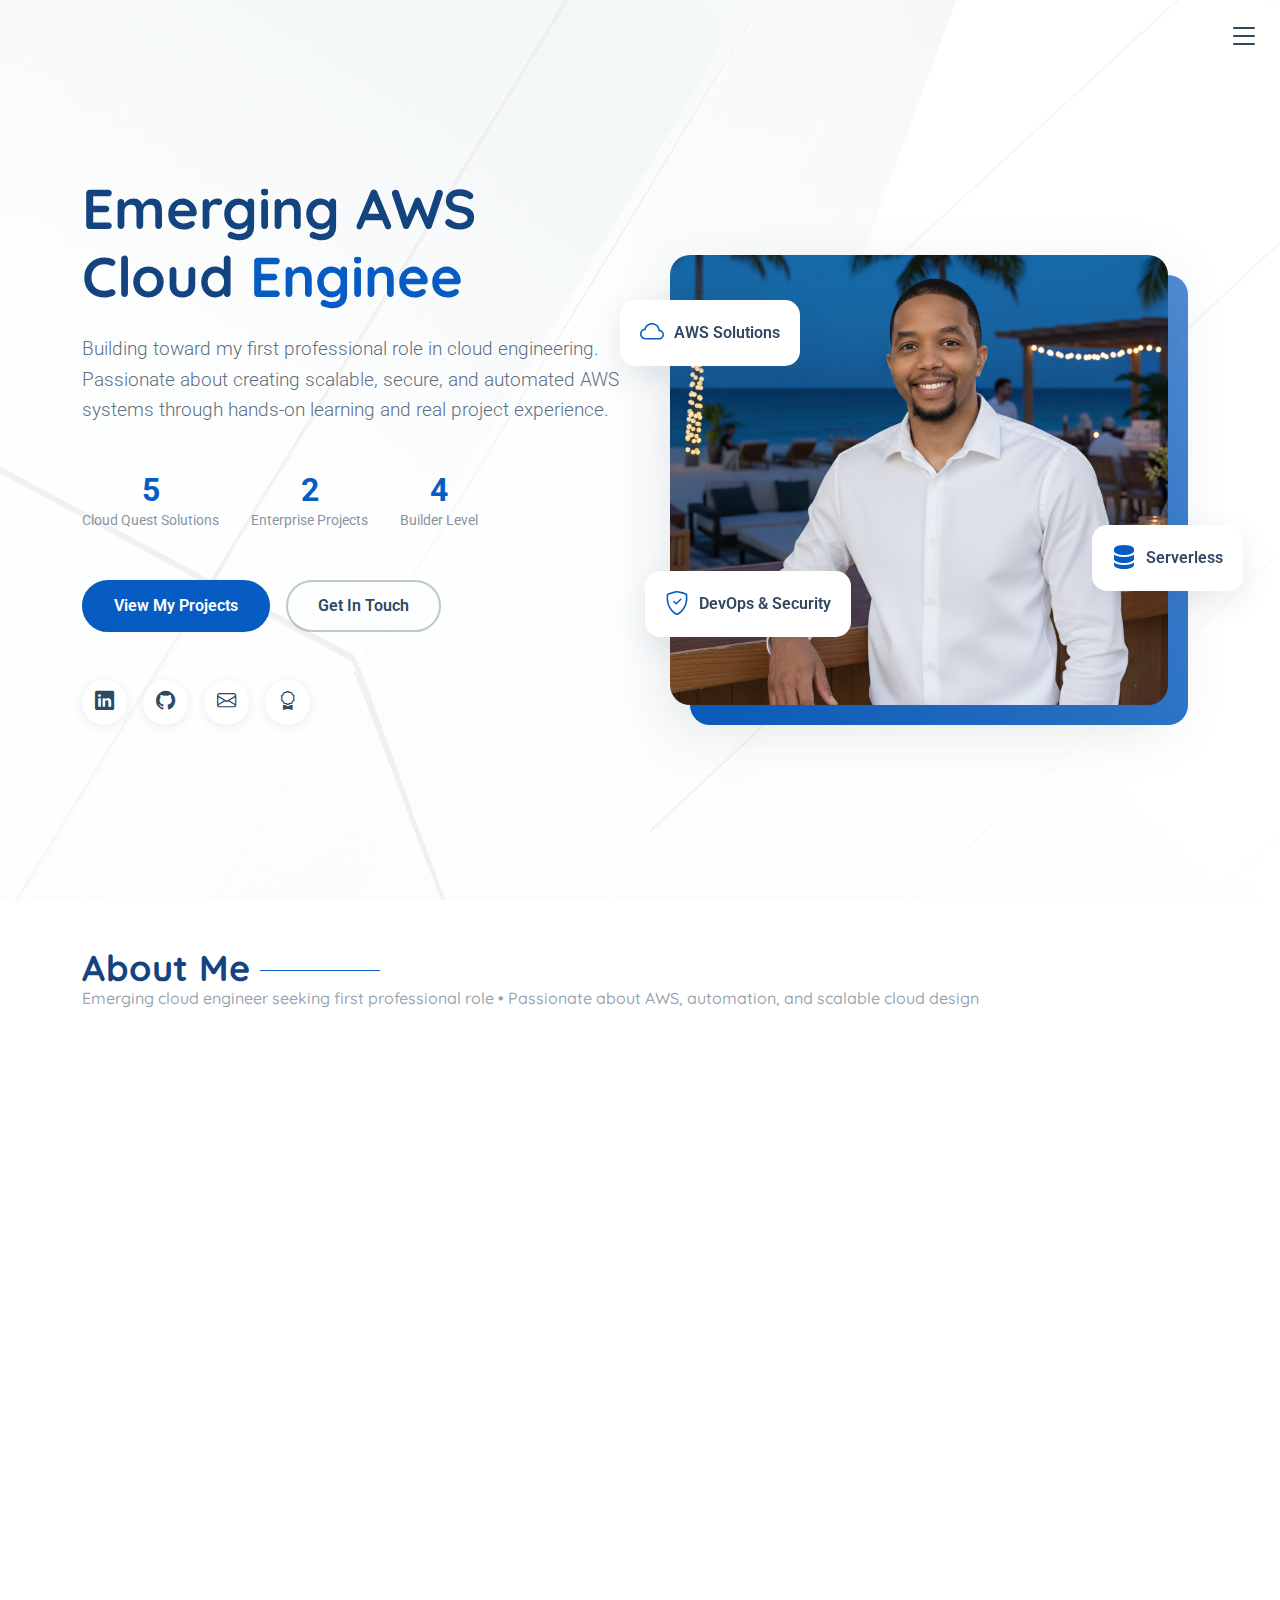
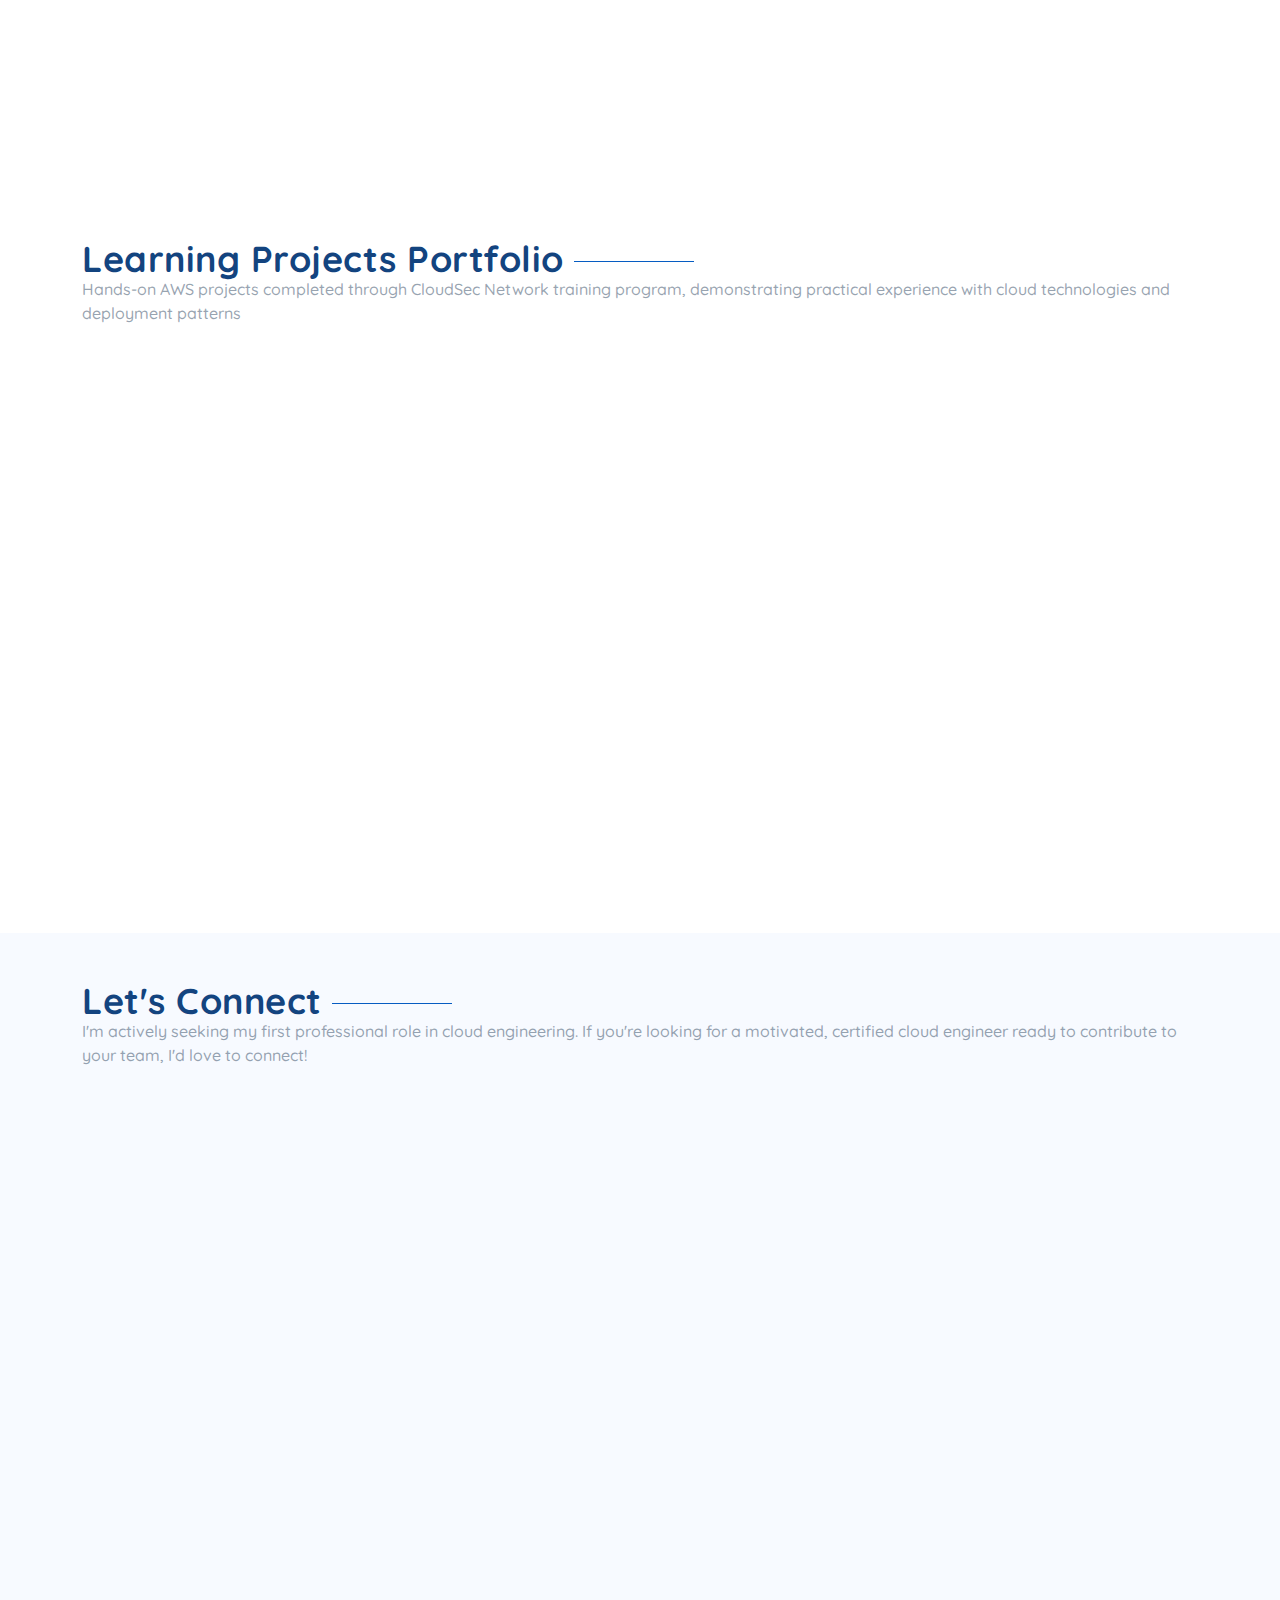
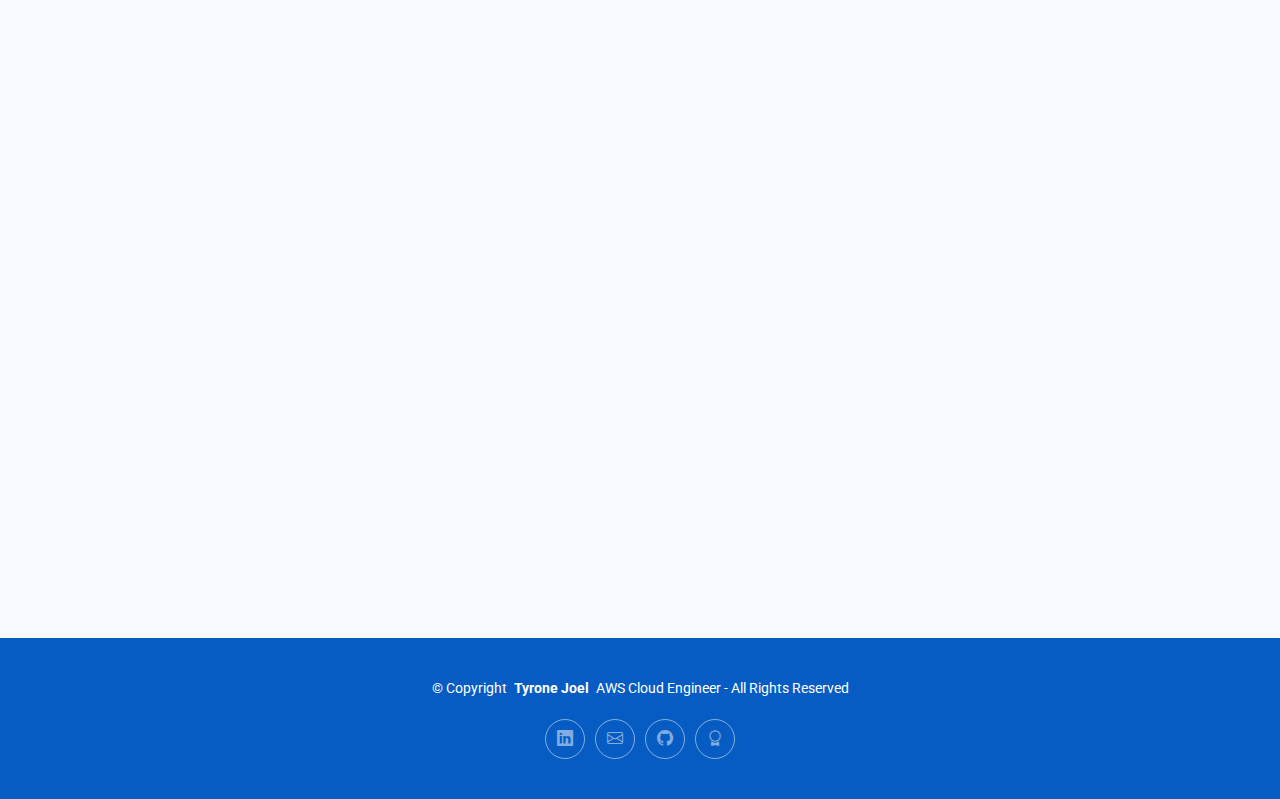
<file: index.html>
<!DOCTYPE html>
<html lang="en">

<head>
  <meta charset="utf-8">
  <meta content="width=device-width, initial-scale=1.0" name="viewport">
  <meta name="robots" content="index, follow">
  <meta name="author" content="Tyrone Joel">
  <meta property="og:title" content="Tyrone Joel - AWS Cloud Engineer & Solution Architect">
  <meta property="og:description" content="AWS Cloud Engineer specializing in serverless architectures, container orchestration, and enterprise cloud solutions. View my portfolio of production-ready AWS projects.">
  <meta property="og:type" content="website">
  <meta property="og:url" content="https://www.tyrone.studio">
  <meta property="og:image" content="https://www.tyrone.studio/assets/img/profile/tyrone1.png">
  <link rel="canonical" href="https://www.tyrone.studio">
  <meta name="twitter:card" content="summary_large_image">
  <meta name="twitter:title" content="Tyrone Joel - AWS Cloud Engineer">
  <meta name="twitter:description" content="Emerging AWS Cloud Engineer seeking first professional role. Strong foundation in AWS with hands-on project experience.">
  <title>☁️ Tyrone Joel - AWS Cloud Engineer & Solution Architect</title>
  <meta name="description" content="AWS Cloud Engineer specializing in serverless architectures, container orchestration, and enterprise cloud solutions. View my portfolio of production-ready AWS projects.">
  <meta name="keywords" content="AWS, Cloud Engineer, Solution Architect, Serverless, Docker, ECS, S3, CloudFront, Lambda, Cloud Quest">

  <!-- Favicons -->
  <link href="assets/img/favicon.png" rel="icon" type="image/png">
  <link href="assets/img/favicon.png" rel="shortcut icon" type="image/png">
  <link href="assets/img/apple-touch-icon.png" rel="apple-touch-icon" sizes="180x180">
  <link href="assets/img/favicon.png" rel="icon" sizes="32x32" type="image/png">
  <meta name="theme-color" content="#2c5aa0">
  <meta name="msapplication-TileColor" content="#2c5aa0">

  <!-- Fonts -->
  <link href="https://fonts.googleapis.com" rel="preconnect">
  <link href="https://fonts.gstatic.com" rel="preconnect" crossorigin>
  <link href="https://fonts.googleapis.com/css2?family=Roboto:ital,wght@0,100;0,300;0,400;0,500;0,700;0,900;1,100;1,300;1,400;1,500;1,700;1,900&family=Open+Sans:ital,wght@0,300;0,400;0,500;0,600;0,700;0,800;1,300;1,400;1,500;1,600;1,700;1,800&family=Quicksand:wght@300;400;500;600;700&family=Dancing+Script:wght@400;500;600;700&display=swap" rel="stylesheet">

  <!-- Vendor CSS Files -->
  <link href="assets/vendor/bootstrap/css/bootstrap.min.css" rel="stylesheet">
  <link href="assets/vendor/bootstrap-icons/bootstrap-icons.css" rel="stylesheet">
  <link href="assets/vendor/aos/aos.css" rel="stylesheet">
  <link href="assets/vendor/glightbox/css/glightbox.min.css" rel="stylesheet">
  <link href="assets/vendor/swiper/swiper-bundle.min.css" rel="stylesheet">

  <!-- Main CSS File -->
  <link href="assets/css/main.css" rel="stylesheet">

  <!-- =======================================================
  * Template Name: Style
  * Template URL: https://bootstrapmade.com/style-bootstrap-portfolio-template/
  * Updated: Jul 02 2025 with Bootstrap v5.3.7
  * Author: BootstrapMade.com
  * License: https://bootstrapmade.com/license/
  ======================================================== -->
</head>

<body class="index-page">

  <header id="header" class="header d-flex align-items-center fixed-top">
    <div class="container-fluid position-relative d-flex align-items-center justify-content-between">

      <a href="index.html" class="logo d-flex align-items-center">
        <!-- Uncomment the line below if you also wish to use an image logo -->
        <!-- <img src="assets/img/logo.webp" alt=""> -->
        <!-- Uncomment the line below if you also wish to use an text logo -->
        <!-- <h1 class="sitename">Style</h1>  -->
      </a>

      <nav id="navmenu" class="navmenu">

        <div class="profile-img">
          <img src="assets/img/profile/tyrone1.png" alt="Tyrone Joel Profile Photo" class="img-fluid rounded-circle">
        </div>

        <a href="index.html" class="logo d-flex align-items-center justify-content-center active">
          <!-- Uncomment the line below if you also wish to use an image logo -->
          <!-- <img src="assets/img/logo.webp" alt=""> -->
          <h1 class="sitename">Tyrone Joel</h1>
        </a>

        <div class="social-links text-center">
          <a href="https://github.com/Tyjay00" class="github" target="_blank"><i class="bi bi-github"></i></a>
          <a href="https://linkedin.com/in/tyronejoel" class="linkedin" target="_blank"><i class="bi bi-linkedin"></i></a>
          <a href="mailto:tyronejoel04@gmail.com?subject=Cloud Engineering Opportunity" class="email"><i class="bi bi-envelope"></i></a>
          <a href="https://skillsprofile.skillbuilder.aws/user/tyrone-joel" class="aws" target="_blank"><i class="bi bi-award"></i></a>
        </div>

        <ul>
          <li><a href="#hero">Home</a></li>
          <li><a href="#about">About</a></li>
          <li><a href="#skills">Skills</a></li>
          <li><a href="#portfolio">Portfolio</a></li>
          <li><a href="#contact">Contact</a></li>
        </ul>
        <i class="mobile-nav-toggle d-xl-none bi bi-list"></i>
      </nav>

    </div>
  </header>

  <main class="main">

    <!-- Hero Section -->
    <section id="hero" class="hero section">

      <div class="container">
        <div class="row g-0 align-items-center">

          <div class="col-lg-6 hero-content" data-aos="fade-right" data-aos-delay="100">
            <div class="content-wrapper">
              <h1 class="hero-title">Emerging AWS Cloud <span class="typed" data-typed-items="Engineer"></span></h1>
              <p class="lead">Building toward my first professional role in cloud engineering. Passionate about creating scalable, secure, and automated AWS systems through hands-on learning and real project experience.</p>

              <div class="hero-stats" data-aos="fade-up" data-aos-delay="200">
                <div class="stat-item">
                  <span class="purecounter" data-purecounter-start="0" data-purecounter-end="15" data-purecounter-duration="2">0</span>
                  <span class="stat-label">Cloud Quest Solutions</span>
                </div>
                <div class="stat-item">
                  <span class="purecounter" data-purecounter-start="0" data-purecounter-end="6" data-purecounter-duration="2">0</span>
                  <span class="stat-label">Enterprise Projects</span>
                </div>
                <div class="stat-item">
                  <span class="purecounter" data-purecounter-start="0" data-purecounter-end="10" data-purecounter-duration="2">0</span>
                  <span class="stat-label">Builder Level</span>
                </div>
              </div>

              <div class="hero-actions" data-aos="fade-up" data-aos-delay="300">
                <a href="#portfolio" class="btn btn-primary">View My Projects</a>
                <a href="#contact" class="btn btn-outline">Get In Touch</a>
              </div>

              <div class="social-links" data-aos="fade-up" data-aos-delay="400">
                <a href="https://linkedin.com/in/tyronejoel" target="_blank"><i class="bi bi-linkedin"></i></a>
                <a href="https://github.com/Tyjay00" target="_blank"><i class="bi bi-github"></i></a>
                <a href="mailto:tyronejoel04@gmail.com?subject=Cloud Engineering Opportunity"><i class="bi bi-envelope"></i></a>
                <a href="https://skillsprofile.skillbuilder.aws/user/tyrone-joel" target="_blank"><i class="bi bi-award"></i></a>
              </div>
            </div>
          </div>

          <div class="col-lg-6 hero-image" data-aos="fade-left" data-aos-delay="200">
            <div class="image-container">
              <div class="floating-elements">
                <div class="floating-card card-1" data-aos="zoom-in" data-aos-delay="300">
                  <i class="bi bi-cloud"></i>
                  <span>AWS Solutions</span>
                </div>
                <div class="floating-card card-2" data-aos="zoom-in" data-aos-delay="400">
                  <i class="bi bi-server"></i>
                  <span>Serverless</span>
                </div>
                <div class="floating-card card-3" data-aos="zoom-in" data-aos-delay="500">
                  <i class="bi bi-shield-check"></i>
                  <span>DevOps & Security</span>
                </div>
              </div>
              <img src="assets/img/profile/tyrone1.png" alt="Portfolio Hero" class="img-fluid hero-main-image">
              <div class="image-overlay"></div>
            </div>
          </div>

        </div>
      </div>

    </section><!-- /Hero Section -->

    <!-- About Section -->
    <section id="about" class="about section">

      <!-- Section Title -->
      <div class="container section-title">
        <h2>About Me</h2>
        <p>Emerging cloud engineer seeking first professional role • Passionate about AWS, automation, and scalable cloud design</p>
      </div><!-- End Section Title -->

      <div class="container" data-aos="fade-up" data-aos-delay="100">

        <div class="row align-items-center">

          <div class="col-lg-5" data-aos="fade-right" data-aos-delay="200">
            <div class="profile-image-wrapper">
              <div class="profile-image">
                <img src="assets/img/profile/tyrone1.png" alt="Profile" class="img-fluid">
              </div>
              <div class="signature-section">
                <div class="text-signature" style="
                  font-family: 'Dancing Script', 'Brush Script MT', cursive; 
                  font-size: 2.5rem; 
                  color: #1a365d; 
                  margin-bottom: 0.5rem;
                  font-weight: 600;
                  letter-spacing: 1px;
                  transform: rotate(-2deg);
                  text-shadow: 1px 1px 2px rgba(0,0,0,0.1);
                  position: relative;
                  display: inline-block;
                  padding: 0.5rem 1rem;
                  background: linear-gradient(135deg, rgba(44,90,160,0.1) 0%, rgba(44,90,160,0.05) 100%);
                  border-radius: 8px;
                  border-left: 3px solid #2c5aa0;
                ">Tyrone Joel</div>
                <p class="quote">Building toward my first cloud engineering role through hands-on learning.</p>
              </div>
            </div>
          </div>

          <div class="col-lg-7" data-aos="fade-left" data-aos-delay="300">
            <div class="about-content">
              <div class="intro">
                <h2>Hi, I'm Tyrone Joel - Emerging Cloud Engineer</h2>
                <p>I'm an emerging Cloud Engineer with a strong foundation in AWS, actively building toward my first professional role in the cloud space. Through the CloudSec Network AWS Cloud Engineering Program, I've completed hands-on deployments including ECS Fargate clusters, multi-VPC networking, Lambda automation, and secure static sites with CloudFront, Route 53, and ACM.</p>
                <p>These projects have given me practical, production-style experience in building and managing real AWS environments. I hold certifications from AWS and Oracle, and I've recently earned multiple BESA TechCreator badges in Cloud Foundations, DevOps, and AI Integration, showing my commitment to continuous learning and professional growth.</p>
                <p><strong>I'm now seeking an opportunity to apply these skills in a real-world environment</strong> — contributing to teams that value automation, innovation, and scalable cloud design.</p>
              </div>

              <div class="skills-grid">
                <div class="skill-item" data-aos="zoom-in" data-aos-delay="400">
                  <div class="skill-icon">
                    <i class="bi bi-cloud-arrow-up"></i>
                  </div>
                  <h4>Cloud Architecture</h4>
                  <p>Learning to design scalable, resilient AWS infrastructure solutions</p>
                </div>
                <div class="skill-item" data-aos="zoom-in" data-aos-delay="450">
                  <div class="skill-icon">
                    <i class="bi bi-server"></i>
                  </div>
                  <h4>Serverless Solutions</h4>
                  <p>Building hands-on experience with Lambda and API Gateway</p>
                </div>
                <div class="skill-item" data-aos="zoom-in" data-aos-delay="500">
                  <div class="skill-icon">
                    <i class="bi bi-hdd-stack"></i>
                  </div>
                  <h4>Container Orchestration</h4>
                  <p>Practiced deploying applications with ECS, Fargate, and Docker</p>
                </div>
              </div>

              <div class="journey-timeline" data-aos="fade-up" data-aos-delay="300">
                <div class="timeline-item">
                  <div class="year">2025</div>
                  <div class="description">AWS Certified Cloud Practitioner & AWS Cloud Quest completion</div>
                </div>
                <div class="timeline-item">
                  <div class="year">2025</div>
                  <div class="description">Oracle Cloud Infrastructure AI Foundations & Multicloud Architect Professional</div>
                </div>
                <div class="timeline-item">
                  <div class="year">2025</div>
                  <div class="description">CloudSec Network Graduate & AWS Migration Specialist Program</div>
                </div>
              </div>

              <div class="cta-section" data-aos="fade-up" data-aos-delay="400">
                <div class="fun-fact">
                  <span class="emoji">☁️</span>
                  <span class="text">Cloud engineer passionate about building scalable AWS solutions</span>
                </div>
                <div class="action-buttons">
                  <a href="#portfolio" class="btn btn-primary">View My Work</a>
                  <a href="#contact" class="btn btn-outline">Get In Touch</a>
                </div>
              </div>

            </div>
          </div>

        </div>

      </div>

    </section><!-- /About Section -->

    <!-- Skills Section -->
    <section id="skills" class="skills section">

      <div class="container" data-aos="fade-up" data-aos-delay="100">

        <div class="row">
          <div class="col-lg-8">
            <div class="skills-grid">
              <div class="row g-4">
                <div class="col-md-6" data-aos="flip-left" data-aos-delay="200">
                  <div class="skill-card">
                    <div class="skill-header">
                      <i class="bi bi-cloud"></i>
                      <h3>Cloud Engineering</h3>
                    </div>
                    <div class="skills-animation">
                      <div class="skill-item">
                        <div class="skill-info">
                          <span class="skill-name">AWS ECS Fargate</span>
                          <span class="skill-percentage">85%</span>
                        </div>
                        <div class="skill-bar progress">
                          <div class="progress-bar" role="progressbar" aria-valuenow="85" aria-valuemin="0" aria-valuemax="100"></div>
                        </div>
                      </div>

                      <div class="skill-item">
                        <div class="skill-info">
                          <span class="skill-name">Docker Containers</span>
                          <span class="skill-percentage">80%</span>
                        </div>
                        <div class="skill-bar progress">
                          <div class="progress-bar" role="progressbar" aria-valuenow="80" aria-valuemin="0" aria-valuemax="100"></div>
                        </div>
                      </div>

                      <div class="skill-item">
                        <div class="skill-info">
                          <span class="skill-name">AWS Lambda</span>
                          <span class="skill-percentage">78%</span>
                        </div>
                        <div class="skill-bar progress">
                          <div class="progress-bar" role="progressbar" aria-valuenow="78" aria-valuemin="0" aria-valuemax="100"></div>
                        </div>
                      </div>
                    </div>
                    <div class="experience-points">
                      <p><strong>CloudSec Network (CSN)</strong> - Cloud Engineering Trainee</p>
                      <ul>
                        <li>Deployed Grafana and Metabase on AWS ECS Fargate</li>
                        <li>Built serverless S3-to-SES email notification system</li>
                        <li>Configured RDS PostgreSQL and VPC peering</li>
                      </ul>
                    </div>
                  </div><!-- End Cloud Engineering Card -->
                </div>

                <div class="col-md-6" data-aos="flip-left" data-aos-delay="300">
                  <div class="skill-card">
                    <div class="skill-header">
                      <i class="bi bi-hdd-network"></i>
                      <h3>IT Support & Systems</h3>
                    </div>
                    <div class="skills-animation">
                      <div class="skill-item">
                        <div class="skill-info">
                          <span class="skill-name">Technical Support</span>
                          <span class="skill-percentage">90%</span>
                        </div>
                        <div class="skill-bar progress">
                          <div class="progress-bar" role="progressbar" aria-valuenow="90" aria-valuemin="0" aria-valuemax="100"></div>
                        </div>
                      </div>

                      <div class="skill-item">
                        <div class="skill-info">
                          <span class="skill-name">ITIL Processes</span>
                          <span class="skill-percentage">85%</span>
                        </div>
                        <div class="skill-bar progress">
                          <div class="progress-bar" role="progressbar" aria-valuenow="85" aria-valuemin="0" aria-valuemax="100"></div>
                        </div>
                      </div>

                      <div class="skill-item">
                        <div class="skill-info">
                          <span class="skill-name">Network Infrastructure</span>
                          <span class="skill-percentage">82%</span>
                        </div>
                        <div class="skill-bar progress">
                          <div class="progress-bar" role="progressbar" aria-valuenow="82" aria-valuemin="0" aria-valuemax="100"></div>
                        </div>
                      </div>
                    </div>
                    <div class="experience-points">
                      <p><strong>Dimension Data</strong> - IT Support Specialist</p>
                      <ul>
                        <li>Provided Tier 1 & 2 technical support in managed services</li>
                        <li>Utilized ITIL-based processes for issue resolution</li>
                        <li>Collaborated with third-party vendors on complex problems</li>
                      </ul>
                    </div>
                  </div><!-- End IT Support Card -->
                </div>

                <div class="col-md-6" data-aos="flip-left" data-aos-delay="400">
                  <div class="skill-card">
                    <div class="skill-header">
                      <i class="bi bi-graph-up"></i>
                      <h3>Data Analytics & Automation</h3>
                    </div>
                    <div class="skills-animation">
                      <div class="skill-item">
                        <div class="skill-info">
                          <span class="skill-name">Power BI</span>
                          <span class="skill-percentage">85%</span>
                        </div>
                        <div class="skill-bar progress">
                          <div class="progress-bar" role="progressbar" aria-valuenow="85" aria-valuemin="0" aria-valuemax="100"></div>
                        </div>
                      </div>

                      <div class="skill-item">
                        <div class="skill-info">
                          <span class="skill-name">Python Scripts</span>
                          <span class="skill-percentage">80%</span>
                        </div>
                        <div class="skill-bar progress">
                          <div class="progress-bar" role="progressbar" aria-valuenow="80" aria-valuemin="0" aria-valuemax="100"></div>
                        </div>
                      </div>

                      <div class="skill-item">
                        <div class="skill-info">
                          <span class="skill-name">Workflow Analytics</span>
                          <span class="skill-percentage">78%</span>
                        </div>
                        <div class="skill-bar progress">
                          <div class="progress-bar" role="progressbar" aria-valuenow="78" aria-valuemin="0" aria-valuemax="100"></div>
                        </div>
                      </div>
                    </div>
                    <div class="experience-points">
                      <p><strong>Merchants</strong> - Support Team Lead</p>
                      <ul>
                        <li>Automated reporting with Power BI and Python (20% efficiency boost)</li>
                        <li>Improved FCR by 5% and quality metrics by 10%</li>
                        <li>Led 10+ member cross-functional team with cloud-based tools</li>
                      </ul>
                    </div>
                  </div><!-- End Data Analytics Card -->
                </div>

                <div class="col-md-6" data-aos="flip-left" data-aos-delay="500">
                  <div class="skill-card">
                    <div class="skill-header">
                      <i class="bi bi-arrow-repeat"></i>
                      <h3>AWS Migration & Modernization</h3>
                    </div>
                    <div class="skills-animation">
                      <div class="skill-item">
                        <div class="skill-info">
                          <span class="skill-name">AWS Migration Hub</span>
                          <span class="skill-percentage">80%</span>
                        </div>
                        <div class="skill-bar progress">
                          <div class="progress-bar" role="progressbar" aria-valuenow="80" aria-valuemin="0" aria-valuemax="100"></div>
                        </div>
                      </div>

                      <div class="skill-item">
                        <div class="skill-info">
                          <span class="skill-name">VMware to AWS</span>
                          <span class="skill-percentage">75%</span>
                        </div>
                        <div class="skill-bar progress">
                          <div class="progress-bar" role="progressbar" aria-valuenow="75" aria-valuemin="0" aria-valuemax="100"></div>
                        </div>
                      </div>

                      <div class="skill-item">
                        <div class="skill-info">
                          <span class="skill-name">Application Migration</span>
                          <span class="skill-percentage">78%</span>
                        </div>
                        <div class="skill-bar progress">
                          <div class="progress-bar" role="progressbar" aria-valuenow="78" aria-valuemin="0" aria-valuemax="100"></div>
                        </div>
                      </div>
                    </div>
                    <div class="experience-points">
                      <p><strong>BeSA Cloud Academy</strong> - AWS Migration Specialist</p>
                      <ul>
                        <li>Earned 5 specialized AWS Migration badges</li>
                        <li>Completed hands-on labs with AWS MGN and Migration Hub</li>
                        <li>Developed VMware to AWS transformation expertise</li>
                      </ul>
                    </div>
                  </div><!-- End Migration Card -->
                </div>
              </div>
            </div><!-- End Skills Grid -->
          </div>

          <div class="col-lg-4">
            <div class="skills-summary" data-aos="fade-left" data-aos-delay="200">
              <h3>Learning Journey</h3>
              <p>Emerging cloud engineer with hands-on experience gained through structured learning programs and real AWS deployments. Building practical skills in containerization, serverless solutions, and cloud automation while preparing for my first professional cloud role.</p>

              <div class="summary-stats">
                <div class="stat-item" data-aos="zoom-in" data-aos-delay="300">
                  <div class="stat-circle">
                    <i class="bi bi-trophy"></i>
                  </div>
                  <div class="stat-info">
                    <span class="stat-number">6</span>
                    <span class="stat-label">Cloud Certifications</span>
                  </div>
                </div>

                <div class="stat-item" data-aos="zoom-in" data-aos-delay="400">
                  <div class="stat-circle">
                    <i class="bi bi-diagram-3"></i>
                  </div>
                  <div class="stat-info">
                    <span class="stat-number">6</span>
                    <span class="stat-label">Hands-on Projects</span>
                  </div>
                </div>

                <div class="stat-item" data-aos="zoom-in" data-aos-delay="500">
                  <div class="stat-circle">
                    <i class="bi bi-people"></i>
                  </div>
                  <div class="stat-info">
                    <span class="stat-number">1</span>
                    <span class="stat-label">Professional Certification</span>
                  </div>
                </div>
              </div>

              <div class="skills-badges" data-aos="fade-up" data-aos-delay="600">
                <h4>Certifications & Programs</h4>
                <div class="badge-list">
                  <div class="skill-badge">AWS Certified Cloud Practitioner</div>
                  <div class="skill-badge">AWS Cloud Quest: Cloud Practitioner</div>
                  <div class="skill-badge">Oracle Cloud AI Foundations</div>
                  <div class="skill-badge">Oracle Multicloud Architect Professional</div>
                  <div class="skill-badge">Oracle Cloud Foundations</div>
                  <div class="skill-badge">Oracle Data Platform Foundations</div>
                </div>
              </div>
            </div><!-- End Skills Summary -->
          </div>
        </div>

      </div>

    </section><!-- /Skills Section -->

    <!-- Portfolio Section -->
    <section id="portfolio" class="portfolio section">

      <!-- Section Title -->
      <div class="container section-title">
        <h2>Learning Projects <span class="d-none d-md-inline">Portfolio</span></h2>
        <p>Hands-on AWS projects completed through CloudSec Network training program, demonstrating practical experience with cloud technologies and deployment patterns</p>
      </div><!-- End Section Title -->

      <div class="container" data-aos="fade-up" data-aos-delay="100">

      <div class="container-fluid" data-aos="fade-up" data-aos-delay="100">

        <div class="isotope-layout" data-default-filter="*" data-layout="masonry" data-sort="original-order">

          <ul class="portfolio-filters isotope-filters" data-aos="fade-up" data-aos-delay="200">
            <li data-filter="*" class="filter-active">
              <i class="bi bi-grid-3x3"></i> All Projects
            </li>
            <li data-filter=".filter-serverless">
              Serverless
            </li>
            <li data-filter=".filter-containers">
              Containers
            </li>
            <li data-filter=".filter-hosting">
              Web Hosting
            </li>
            <li data-filter=".filter-analytics">
              Analytics
            </li>
          </ul>

          <div class="row g-4 isotope-container" data-aos="fade-up" data-aos-delay="300">

            <!-- Project 1: Static Website on AWS -->
            <div class="col-xl-3 col-lg-4 col-md-6 portfolio-item isotope-item filter-hosting">
              <article class="portfolio-entry">
                <figure class="entry-image">
                  <img src="assets/img/portfolio/static_website_hosting.jpeg" class="img-fluid" alt="AWS Static Website Architecture" loading="lazy">
                  <div class="entry-overlay">
                    <div class="overlay-content">
                      <div class="entry-meta">Web Hosting</div>
                      <h3 class="entry-title">Static Website on AWS</h3>
                      <div class="entry-links">
                        <a href="assets/img/portfolio/static_website_hosting.jpeg" class="glightbox" data-gallery="portfolio-gallery-hosting" data-glightbox="title: Static Website on AWS; description: Global CDN with S3, CloudFront & Route53 for scalable web hosting.">
                          <i class="bi bi-arrows-angle-expand"></i>
                        </a>
                        <a href="portfolio-details.html">
                          <i class="bi bi-arrow-right"></i>
                        </a>
                      </div>
                    </div>
                  </div>
                </figure>
              </article>
            </div><!-- End Portfolio Item -->

            <!-- Project 2: Grafana on ECS Fargate -->
            <div class="col-xl-3 col-lg-4 col-md-6 portfolio-item isotope-item filter-containers">
              <article class="portfolio-entry">
                <figure class="entry-image">
                  <img src="assets/img/portfolio/grafana_on_ecs.jpeg" class="img-fluid" alt="Container Orchestration Dashboard" loading="lazy">
                  <div class="entry-overlay">
                    <div class="overlay-content">
                      <div class="entry-meta">Containers</div>
                      <h3 class="entry-title">Grafana on ECS Fargate</h3>
                      <div class="entry-links">
                        <a href="assets/img/portfolio/grafana_on_ecs.jpeg" class="glightbox" data-gallery="portfolio-gallery-containers" data-glightbox="title: Grafana on ECS Fargate; description: Scalable monitoring dashboard deployed with Docker containers and AWS Fargate.">
                          <i class="bi bi-arrows-angle-expand"></i>
                        </a>
                        <a href="grafana-ecs-details.html">
                          <i class="bi bi-arrow-right"></i>
                        </a>
                      </div>
                    </div>
                  </div>
                </figure>
              </article>
            </div><!-- End Portfolio Item -->

            <!-- Project 3: Metabase BI Platform -->
            <!-- Project 3: Metabase BI Platform -->
            <div class="col-xl-3 col-lg-4 col-md-6 portfolio-item isotope-item filter-analytics">
              <article class="portfolio-entry">
                <figure class="entry-image">
                  <img src="assets/img/portfolio/metabase_on_ecs.jpeg" class="img-fluid" alt="Business Intelligence Dashboard" loading="lazy">
                  <div class="entry-overlay">
                    <div class="overlay-content">
                      <div class="entry-meta">Analytics</div>
                      <h3 class="entry-title">Metabase BI Platform</h3>
                      <div class="entry-links">
                        <a href="assets/img/portfolio/metabase_on_ecs.jpeg" class="glightbox" data-gallery="portfolio-gallery-analytics" data-glightbox="title: Metabase BI Platform; description: Business intelligence platform with RDS PostgreSQL and ECS container deployment.">
                          <i class="bi bi-arrows-angle-expand"></i>
                        </a>
                        <a href="metabase-details.html">
                          <i class="bi bi-arrow-right"></i>
                        </a>
                      </div>
                    </div>
                  </div>
                </figure>
              </article>
            </div><!-- End Portfolio Item -->            <!-- Project 4: Serverless Image Processing -->
            <div class="col-xl-3 col-lg-4 col-md-6 portfolio-item isotope-item filter-serverless">
              <article class="portfolio-entry">
                <figure class="entry-image">
                  <img src="assets/img/portfolio/serverless_image_processesor.jpeg" class="img-fluid" alt="AI Image Processing Pipeline" loading="lazy">
                  <div class="entry-overlay">
                    <div class="overlay-content">
                      <div class="entry-meta">Serverless</div>
                      <h3 class="entry-title">Image Processing Pipeline</h3>
                      <div class="entry-links">
                        <a href="assets/img/portfolio/serverless_image_processesor.jpeg" class="glightbox" data-gallery="portfolio-gallery-serverless" data-glightbox="title: Serverless Image Processing; description: AI-powered image analysis using Lambda, Rekognition, and S3 event triggers.">
                          <i class="bi bi-arrows-angle-expand"></i>
                        </a>
                        <a href="serverless-image-processing-details.html">
                          <i class="bi bi-arrow-right"></i>
                        </a>
                      </div>
                    </div>
                  </div>
                </figure>
              </article>
            </div><!-- End Portfolio Item -->

            <!-- Project 5: Secure Windows EC2 -->
            <div class="col-xl-3 col-lg-4 col-md-6 portfolio-item isotope-item filter-hosting">
              <article class="portfolio-entry">
                <figure class="entry-image">
                  <img src="assets/img/portfolio/secure_windows_ec2_with_rdp_access.jpeg" class="img-fluid" alt="Windows Server Infrastructure" loading="lazy">
                  <div class="entry-overlay">
                    <div class="overlay-content">
                      <div class="entry-meta">Infrastructure</div>
                      <h3 class="entry-title">Secure Windows EC2</h3>
                      <div class="entry-links">
                        <a href="assets/img/portfolio/secure_windows_ec2_with_rdp_access.jpeg" class="glightbox" data-gallery="portfolio-gallery-hosting" data-glightbox="title: Secure Windows EC2; description: Windows Server deployment with RDP access and comprehensive security configurations.">
                          <i class="bi bi-arrows-angle-expand"></i>
                        </a>
                        <a href="windows-ec2-details.html">
                          <i class="bi bi-arrow-right"></i>
                        </a>
                      </div>
                    </div>
                  </div>
                </figure>
              </article>
            </div><!-- End Portfolio Item -->

            <!-- Project 6: Multi-VPC Architecture -->
            <div class="col-xl-3 col-lg-4 col-md-6 portfolio-item isotope-item filter-containers">
              <article class="portfolio-entry">
                <figure class="entry-image">
                  <img src="assets/img/portfolio/mulit_vpc.jpeg" class="img-fluid" alt="Network Architecture Diagram" loading="lazy">
                  <div class="entry-overlay">
                    <div class="overlay-content">
                      <div class="entry-meta">Networking</div>
                      <h3 class="entry-title">Multi-VPC Architecture</h3>
                      <div class="entry-links">
                        <a href="assets/img/portfolio/mulit_vpc.jpeg" class="glightbox" data-gallery="portfolio-gallery-containers" data-glightbox="title: Multi-VPC Architecture; description: Enterprise network setup with VPC peering, security groups, and cross-region connectivity.">
                          <i class="bi bi-arrows-angle-expand"></i>
                        </a>
                        <a href="multi-vpc-details.html">
                          <i class="bi bi-arrow-right"></i>
                        </a>
                      </div>
                    </div>
                  </div>
                </figure>
              </article>
            </div><!-- End Portfolio Item -->

          </div><!-- End Portfolio Container -->

        </div>

      </div>

    </section><!-- /Portfolio Section -->

    <!-- Contact Section -->
    <section id="contact" class="contact section light-background">

      <!-- Section Title -->
      <div class="container section-title">
        <h2>Let's Connect</h2>
        <p>I'm actively seeking my first professional role in cloud engineering. If you're looking for a motivated, certified cloud engineer ready to contribute to your team, I'd love to connect!</p>
      </div><!-- End Section Title -->

      <div class="container" data-aos="fade-up" data-aos-delay="100">

        <div class="row justify-content-center">
          <div class="col-lg-8 col-xl-6">
            <div class="info-box" data-aos="fade-up" data-aos-delay="200">
              <h3>Contact Info</h3>
              <p>Emerging cloud engineer seeking first professional role. Strong foundation in AWS, hands-on project experience, and ready to contribute to innovative cloud teams.</p>

              <div class="info-item" data-aos="fade-up" data-aos-delay="300">
                <div class="icon-box">
                  <i class="bi bi-geo-alt"></i>
                </div>
                <div class="content">
                  <h4>Location</h4>
                  <p>Johannesburg, South Africa</p>
                  <p>Available for Remote Work Globally</p>
                </div>
              </div>

              <div class="info-item" data-aos="fade-up" data-aos-delay="400">
                <div class="icon-box">
                  <i class="bi bi-envelope"></i>
                </div>
                <div class="content">
                  <h4>Email</h4>
                  <p><a href="mailto:tyronejoel04@gmail.com?subject=Cloud Engineering Opportunity" style="color: var(--accent-color); text-decoration: none;">tyronejoel04@gmail.com</a></p>
                  <p>Direct communication</p>
                </div>
              </div>

              <div class="info-item" data-aos="fade-up" data-aos-delay="500">
                <div class="icon-box">
                  <i class="bi bi-linkedin"></i>
                </div>
                <div class="content">
                  <h4>LinkedIn Profile</h4>
                  <p><a href="https://linkedin.com/in/tyrone-joel" target="_blank" style="color: var(--accent-color); text-decoration: none;">linkedin.com/in/tyrone-joel</a></p>
                  <p>Professional Network</p>
                </div>
              </div>

              <div class="info-item" data-aos="fade-up" data-aos-delay="600">
                <div class="icon-box">
                  <i class="bi bi-github"></i>
                </div>
                <div class="content">
                  <h4>GitHub Portfolio</h4>
                  <p><a href="https://github.com/Tyjay00" target="_blank" style="color: var(--accent-color); text-decoration: none;">github.com/Tyjay00</a></p>
                  <p>AWS Cloud Projects</p>
                </div>
              </div>

              <div class="info-item" data-aos="fade-up" data-aos-delay="700">
                <div class="icon-box">
                  <i class="bi bi-clock"></i>
                </div>
                <div class="content">
                  <h4>Response Time</h4>
                  <p>Within 24 hours</p>
                  <p>For project discussions</p>
                </div>
              </div>

              <!-- Contact Action Buttons -->
              <div class="contact-actions" data-aos="fade-up" data-aos-delay="800" style="margin-top: 30px; text-align: center;">
                <h4 style="color: var(--heading-color); margin-bottom: 20px;">Looking for a Cloud Engineer?</h4>
                <div class="action-buttons" style="display: flex; gap: 15px; justify-content: center; flex-wrap: wrap;">
                  <a href="mailto:tyronejoel04@gmail.com?subject=Cloud Engineering Opportunity&body=Hi Tyrone,%0D%0A%0D%0AI'm interested in discussing a cloud engineering opportunity with our team. Here are the details:%0D%0A%0D%0A[Please describe the role and requirements]%0D%0A%0D%0ABest regards," 
                     class="btn btn-primary" style="display: inline-flex; align-items: center; gap: 8px;">
                    <i class="bi bi-envelope"></i>
                    Email Me
                  </a>
                  <a href="https://linkedin.com/in/tyrone-joel" target="_blank" 
                     class="btn btn-outline" style="display: inline-flex; align-items: center; gap: 8px;">
                    <i class="bi bi-linkedin"></i>
                    Connect on LinkedIn
                  </a>
                  <a href="https://github.com/Tyjay00" target="_blank" 
                     class="btn btn-outline" style="display: inline-flex; align-items: center; gap: 8px;">
                    <i class="bi bi-github"></i>
                    View My Code
                  </a>
                </div>
                <p style="margin-top: 15px; color: color-mix(in srgb, var(--default-color), transparent 30%); font-size: 14px;">
                  💡 <strong>Open to opportunities:</strong> Entry-level to junior cloud engineering roles • Remote or hybrid work preferred
                </p>
              </div>
            </div>
            </div>
          </div>

        </div>

      </div>

    </section><!-- /Contact Section -->

  </main>

  <footer id="footer" class="footer dark-background">

    <div class="container">
      <div class="copyright text-center ">
        <p>© <span>Copyright</span> <strong class="px-1 sitename">Tyrone Joel</strong> <span>AWS Cloud Engineer - All Rights Reserved</span></p>
      </div>
      <div class="social-links d-flex justify-content-center">
        <a href="https://linkedin.com/in/tyronejoel" target="_blank"><i class="bi bi-linkedin"></i></a>
        <a href="mailto:tyronejoel04@gmail.com?subject=Cloud Engineering Opportunity"><i class="bi bi-envelope"></i></a>
        <a href="https://github.com/Tyjay00" target="_blank"><i class="bi bi-github"></i></a>
        <a href="https://skillsprofile.skillbuilder.aws/user/tyrone-joel" target="_blank"><i class="bi bi-award"></i></a>
      </div>
  
    </div>

  </footer>

  <!-- Scroll Top -->
  <a href="#hero" id="scroll-top" class="scroll-top d-flex align-items-center justify-content-center"><i class="bi bi-arrow-up-short"></i></a>

  <!-- Vendor JS Files -->
  <script src="assets/vendor/bootstrap/js/bootstrap.bundle.min.js"></script>
  <script src="assets/vendor/php-email-form/validate.js"></script>
  <script src="assets/vendor/aos/aos.js"></script>
  <script src="assets/vendor/purecounter/purecounter_vanilla.js"></script>
  <script src="assets/vendor/typed.js/typed.umd.js"></script>
  <script src="assets/vendor/waypoints/noframework.waypoints.js"></script>
  <script src="assets/vendor/glightbox/js/glightbox.min.js"></script>
  <script src="assets/vendor/imagesloaded/imagesloaded.pkgd.min.js"></script>
  <script src="assets/vendor/isotope-layout/isotope.pkgd.min.js"></script>
  <script src="assets/vendor/swiper/swiper-bundle.min.js"></script>

  <!-- Main JS File -->
  <script src="assets/js/main.js"></script>

</body>

</html>
</file>
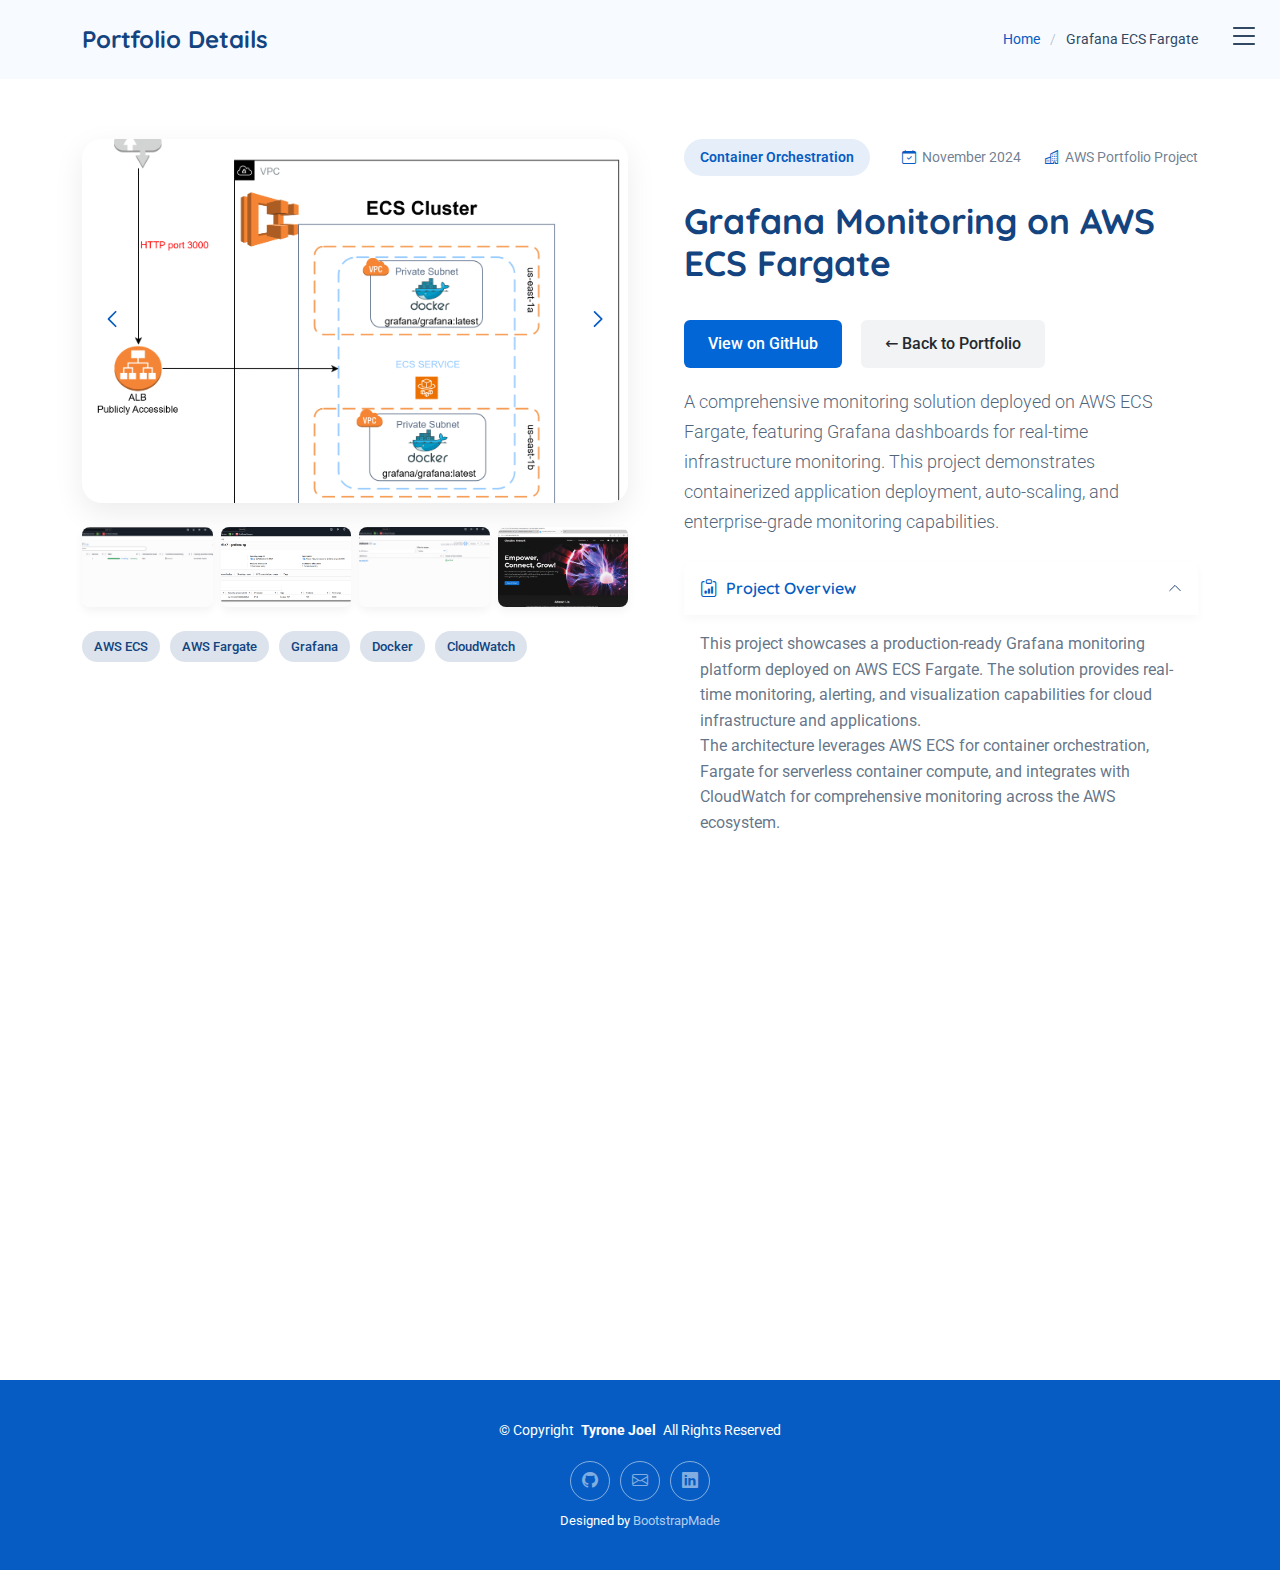
<file: grafana-ecs-details.html>
<!DOCTYPE html>
<html lang="en">

<head>
  <meta charset="utf-8">
  <meta content="width=device-width, initial-scale=1.0" name="viewport">
  <title>Grafana ECS Fargate Project - Tyrone Joel Portfolio</title>
  <meta name="description" content="Detailed case study of Grafana monitoring dashboard deployment on AWS ECS Fargate with container orchestration and scalability.">
  <meta name="keywords" content="AWS, ECS, Fargate, Grafana, Containers, Docker, Monitoring, DevOps">

  <!-- Favicons -->
  <link href="assets/img/favicon.png" rel="icon">
  <link href="assets/img/apple-touch-icon.png" rel="apple-touch-icon">

  <!-- Fonts -->
  <link href="https://fonts.googleapis.com" rel="preconnect">
  <link href="https://fonts.gstatic.com" rel="preconnect" crossorigin>
  <link href="https://fonts.googleapis.com/css2?family=Roboto:ital,wght@0,100;0,300;0,400;0,500;0,700;0,900;1,100;1,300;1,400;1,500;1,700;1,900&family=Open+Sans:ital,wght@0,300;0,400;0,500;0,600;0,700;0,800;1,300;1,400;1,500;1,600;1,700;1,800&family=Quicksand:wght@300;400;500;600;700&family=Dancing+Script:wght@400;500;600;700&display=swap" rel="stylesheet">

  <!-- Vendor CSS Files -->
  <link href="assets/vendor/bootstrap/css/bootstrap.min.css" rel="stylesheet">
  <link href="assets/vendor/bootstrap-icons/bootstrap-icons.css" rel="stylesheet">
  <link href="assets/vendor/aos/aos.css" rel="stylesheet">
  <link href="assets/vendor/glightbox/css/glightbox.min.css" rel="stylesheet">
  <link href="assets/vendor/swiper/swiper-bundle.min.css" rel="stylesheet">

  <!-- Main CSS File -->
  <link href="assets/css/main.css" rel="stylesheet">
</head>

<body class="portfolio-details-page">

  <header id="header" class="header d-flex align-items-center fixed-top">
    <div class="container-fluid position-relative d-flex align-items-center justify-content-between">

      <a href="index.html" class="logo d-flex align-items-center">
        <!-- Uncomment the line below if you also wish to use an image logo -->
        <!-- <img src="assets/img/logo.webp" alt=""> -->
        <!-- Uncomment the line below if you also wish to use an text logo -->
        <!-- <h1 class="sitename">Style</h1>  -->
      </a>

      <nav id="navmenu" class="navmenu">

        <div class="profile-img">
          <img src="assets/img/profile/tyrone1.png" alt="" class="img-fluid rounded-circle">
        </div>

        <a href="index.html" class="logo d-flex align-items-center justify-content-center">
          <!-- Uncomment the line below if you also wish to use an image logo -->
          <!-- <img src="assets/img/logo.webp" alt=""> -->
          <h1 class="sitename">Tyrone Joel</h1>
        </a>

        <div class="social-links text-center">
          <a href="https://github.com/tyronecloud" class="twitter"><i class="bi bi-github"></i></a>
          <a href="mailto:tyronecloud@example.com" class="facebook"><i class="bi bi-envelope"></i></a>
          <a href="https://linkedin.com/in/tyronecloud" class="instagram"><i class="bi bi-linkedin"></i></a>
          <a href="https://aws.amazon.com/certification/" class="google-plus"><i class="bi bi-cloud-check"></i></a>
        </div>

        <ul>
          <li><a href="index.html#hero">Home</a></li>
          <li><a href="index.html#about">About</a></li>
          <li><a href="index.html#portfolio">Portfolio</a></li>
          <li><a href="index.html#contact">Contact</a></li>
        </ul>
        <i class="mobile-nav-toggle d-xl-none bi bi-list"></i>
      </nav>

    </div>
  </header>

  <main class="main">

    <!-- Page Title -->
    <div class="page-title light-background">
      <div class="container d-lg-flex justify-content-between align-items-center">
        <h1 class="mb-2 mb-lg-0">Portfolio Details</h1>
        <nav class="breadcrumbs">
          <ol>
            <li><a href="index.html">Home</a></li>
            <li class="current">Grafana ECS Fargate</li>
          </ol>
        </nav>
      </div>
    </div><!-- End Page Title -->

    <!-- Portfolio Details Section -->
    <section id="portfolio-details" class="portfolio-details section">

      <div class="container" data-aos="fade-up" data-aos-delay="100">

        <div class="row gy-4">
          <div class="col-lg-6" data-aos="fade-right">
            <div class="portfolio-details-media">
              <div class="main-image">
                <div class="portfolio-details-slider swiper init-swiper" data-aos="zoom-in">
                  <script type="application/json" class="swiper-config">
                    {
                      "loop": true,
                      "speed": 1000,
                      "autoplay": {
                        "delay": 6000
                      },
                      "effect": "creative",
                      "creativeEffect": {
                        "prev": {
                          "shadow": true,
                          "translate": [0, 0, -400]
                        },
                        "next": {
                          "translate": ["100%", 0, 0]
                        }
                      },
                      "slidesPerView": 1,
                      "navigation": {
                        "nextEl": ".swiper-button-next",
                        "prevEl": ".swiper-button-prev"
                      }
                    }
                  </script>
                  <div class="swiper-wrapper">
                    <div class="swiper-slide">
                      <img src="assets/img/projects/grafana-ecs/grafana_ecs_architecture.png" alt="Grafana ECS Architecture" class="img-fluid">
                    </div>
                    <div class="swiper-slide">
                      <img src="assets/img/projects/grafana-ecs/ecs_cluster_running.png" alt="ECS Cluster Running" class="img-fluid">
                    </div>
                    <div class="swiper-slide">
                      <img src="assets/img/projects/grafana-ecs/grafana_login.png" alt="Grafana Login" class="img-fluid">
                    </div>
                  </div>
                  <div class="swiper-button-prev"></div>
                  <div class="swiper-button-next"></div>
                </div>
              </div>

              <div class="thumbnail-grid" data-aos="fade-up" data-aos-delay="200">
                <div class="row g-2 mt-3">
                  <div class="col-3">
                    <img src="assets/img/projects/grafana-ecs/ecs_cluster_setup.png" alt="ECS Cluster Setup" class="img-fluid glightbox">
                  </div>
                  <div class="col-3">
                    <img src="assets/img/projects/grafana-ecs/security_group_rules.png" alt="Security Group Rules" class="img-fluid glightbox">
                  </div>
                  <div class="col-3">
                    <img src="assets/img/projects/grafana-ecs/task_definition.png" alt="Task Definition" class="img-fluid glightbox">
                  </div>
                  <div class="col-3">
                    <img src="assets/img/projects/grafana-ecs/grafana_dashboard.png" alt="Grafana Dashboard" class="img-fluid glightbox">
                  </div>
                </div>
              </div>

              <div class="tech-stack-badges" data-aos="fade-up" data-aos-delay="300">
                <span>AWS ECS</span>
                <span>AWS Fargate</span>
                <span>Grafana</span>
                <span>Docker</span>
                <span>CloudWatch</span>
              </div>
            </div>
          </div>

          <div class="col-lg-6" data-aos="fade-left">
            <div class="portfolio-details-content">
              <div class="project-meta">
                <div class="badge-wrapper">
                  <span class="project-badge">Container Orchestration</span>
                </div>
                <div class="date-client">
                  <div class="meta-item">
                    <i class="bi bi-calendar-check"></i>
                    <span>November 2024</span>
                  </div>
                  <div class="meta-item">
                    <i class="bi bi-buildings"></i>
                    <span>AWS Portfolio Project</span>
                  </div>
                </div>
              </div>

              <h2 class="project-title">Grafana Monitoring on AWS ECS Fargate</h2>
              
              <div class="project-buttons" style="margin: 20px 0;">
                <a href="https://github.com/Tyjay00/aws-cloud-console-projects/blob/main/Deploy%20Grafana%20on%20Amazon%20ECS%20with%20Fargate/Deploy%20Grafana%20on%20Amazon%20ECS%20with%20Fargate.md" class="btn btn-primary" target="_blank" style="background-color: #0366d6; border: none; padding: 12px 24px; border-radius: 6px; color: white; text-decoration: none; margin-right: 15px; display: inline-block; font-weight: 500;">
                  View on GitHub
                </a>
                <a href="index.html#portfolio" class="btn btn-secondary" style="background-color: #f1f3f4; border: none; padding: 12px 24px; border-radius: 6px; color: #24292e; text-decoration: none; display: inline-block; font-weight: 500;">
                  ← Back to Portfolio
                </a>
              </div>

              <div class="project-overview">
                <p class="lead">
                  A comprehensive monitoring solution deployed on AWS ECS Fargate, featuring Grafana dashboards for real-time infrastructure monitoring. This project demonstrates containerized application deployment, auto-scaling, and enterprise-grade monitoring capabilities.
                </p>

                <div class="accordion project-accordion" id="portfolio-details-projectAccordion">
                  <div class="accordion-item" data-aos="fade-up">
                    <h2 class="accordion-header">
                      <button class="accordion-button" type="button" data-bs-toggle="collapse" data-bs-target="#portfolio-details-collapse-1" aria-expanded="true" aria-controls="collapseOne">
                        <i class="bi bi-clipboard-data me-2"></i> Project Overview
                      </button>
                    </h2>
                    <div id="portfolio-details-collapse-1" class="accordion-collapse collapse show" data-bs-parent="#portfolio-details-projectAccordion">
                      <div class="accordion-body">
                        <p>This project showcases a production-ready Grafana monitoring platform deployed on AWS ECS Fargate. The solution provides real-time monitoring, alerting, and visualization capabilities for cloud infrastructure and applications.</p>
                        <p>The architecture leverages AWS ECS for container orchestration, Fargate for serverless container compute, and integrates with CloudWatch for comprehensive monitoring across the AWS ecosystem.</p>
                      </div>
                    </div>
                  </div>

                  <div class="accordion-item" data-aos="fade-up" data-aos-delay="100">
                    <h2 class="accordion-header">
                      <button class="accordion-button collapsed" type="button" data-bs-toggle="collapse" data-bs-target="#portfolio-details-collapse-2" aria-expanded="false" aria-controls="collapseTwo">
                        <i class="bi bi-exclamation-diamond me-2"></i> The Challenge
                      </button>
                    </h2>
                    <div id="portfolio-details-collapse-2" class="accordion-collapse collapse" data-bs-parent="#portfolio-details-projectAccordion">
                      <div class="accordion-body">
                        <p>Traditional monitoring solutions often require dedicated infrastructure management and can be costly to maintain. The challenge was to create a scalable, serverless monitoring solution that could:</p>
                        <ul>
                          <li>Scale automatically based on demand</li>
                          <li>Provide enterprise-grade monitoring capabilities</li>
                          <li>Integrate seamlessly with AWS services</li>
                          <li>Maintain high availability and performance</li>
                          <li>Minimize operational overhead</li>
                        </ul>
                      </div>
                    </div>
                  </div>

                  <div class="accordion-item" data-aos="fade-up" data-aos-delay="200">
                    <h2 class="accordion-header">
                      <button class="accordion-button collapsed" type="button" data-bs-toggle="collapse" data-bs-target="#portfolio-details-collapse-3" aria-expanded="false" aria-controls="collapseThree">
                        <i class="bi bi-award me-2"></i> The Solution
                      </button>
                    </h2>
                    <div id="portfolio-details-collapse-3" class="accordion-collapse collapse" data-bs-parent="#portfolio-details-projectAccordion">
                      <div class="accordion-body">
                        <p>Implemented a containerized Grafana solution using:</p>
                        <ul>
                          <li><strong>AWS ECS:</strong> Container orchestration and service management</li>
                          <li><strong>AWS Fargate:</strong> Serverless container compute eliminating server management</li>
                          <li><strong>Application Load Balancer:</strong> High availability and traffic distribution</li>
                          <li><strong>CloudWatch Integration:</strong> Native AWS metrics and logging</li>
                          <li><strong>Auto Scaling:</strong> Dynamic resource scaling based on demand</li>
                          <li><strong>Security Groups:</strong> Network-level security and access control</li>
                        </ul>
                        <p>This architecture ensures 99.99% availability while providing comprehensive monitoring capabilities with minimal operational overhead.</p>
                      </div>
                    </div>
                  </div>
                </div>
              </div>

              <div class="project-features" data-aos="fade-up" data-aos-delay="300">
                <h3><i class="bi bi-stars"></i> Key Features</h3>
                <div class="row g-3">
                  <div class="col-md-6">
                    <ul class="feature-list">
                      <li><i class="bi bi-check2-circle"></i> Serverless Container Deployment</li>
                      <li><i class="bi bi-check2-circle"></i> Auto-scaling Capabilities</li>
                      <li><i class="bi bi-check2-circle"></i> CloudWatch Integration</li>
                    </ul>
                  </div>
                  <div class="col-md-6">
                    <ul class="feature-list">
                      <li><i class="bi bi-check2-circle"></i> High Availability Architecture</li>
                      <li><i class="bi bi-check2-circle"></i> Real-time Monitoring</li>
                      <li><i class="bi bi-check2-circle"></i> Enterprise Security</li>
                    </ul>
                  </div>
                </div>
              </div>

              <div class="cta-buttons" data-aos="fade-up" data-aos-delay="400">
                <a href="https://github.com/Tyjay00/aws-cloud-console-projects/blob/main/Deploy%20Grafana%20on%20Amazon%20ECS%20with%20Fargate/Deploy%20Grafana%20on%20Amazon%20ECS%20with%20Fargate.md" class="btn-view-project" target="_blank">View on GitHub</a>
                <a href="index.html#portfolio" class="btn-next-project">Back to Portfolio <i class="bi bi-arrow-left"></i></a>
              </div>
            </div>
          </div>
        </div>

      </div>

    </section><!-- /Portfolio Details Section -->

  </main>

  <footer id="footer" class="footer dark-background">

    <div class="container">
      <div class="copyright text-center ">
        <p>© <span>Copyright</span> <strong class="px-1 sitename">Tyrone Joel</strong> <span>All Rights Reserved</span></p>
      </div>
      <div class="social-links d-flex justify-content-center">
        <a href="https://github.com/tyronecloud"><i class="bi bi-github"></i></a>
        <a href="mailto:tyronecloud@example.com"><i class="bi bi-envelope"></i></a>
        <a href="https://linkedin.com/in/tyronecloud"><i class="bi bi-linkedin"></i></a>
      </div>
      <div class="credits">
        <!-- All the links in the footer should remain intact. -->
        <!-- You can delete the links only if you've purchased the pro version. -->
        <!-- Licensing information: https://bootstrapmade.com/license/ -->
        <!-- Purchase the pro version with working PHP/AJAX contact form: [buy-url] -->
        Designed by <a href="https://bootstrapmade.com/">BootstrapMade</a>
      </div>
    </div>

  </footer>

  <!-- Scroll Top -->
  <a href="#" id="scroll-top" class="scroll-top d-flex align-items-center justify-content-center"><i class="bi bi-arrow-up-short"></i></a>

  <!-- Vendor JS Files -->
  <script src="assets/vendor/bootstrap/js/bootstrap.bundle.min.js"></script>
  <script src="assets/vendor/php-email-form/validate.js"></script>
  <script src="assets/vendor/aos/aos.js"></script>
  <script src="assets/vendor/purecounter/purecounter_vanilla.js"></script>
  <script src="assets/vendor/typed.js/typed.umd.js"></script>
  <script src="assets/vendor/waypoints/noframework.waypoints.js"></script>
  <script src="assets/vendor/glightbox/js/glightbox.min.js"></script>
  <script src="assets/vendor/imagesloaded/imagesloaded.pkgd.min.js"></script>
  <script src="assets/vendor/isotope-layout/isotope.pkgd.min.js"></script>
  <script src="assets/vendor/swiper/swiper-bundle.min.js"></script>

  <!-- Main JS File -->
  <script src="assets/js/main.js"></script>

</body>

</html>
</file>
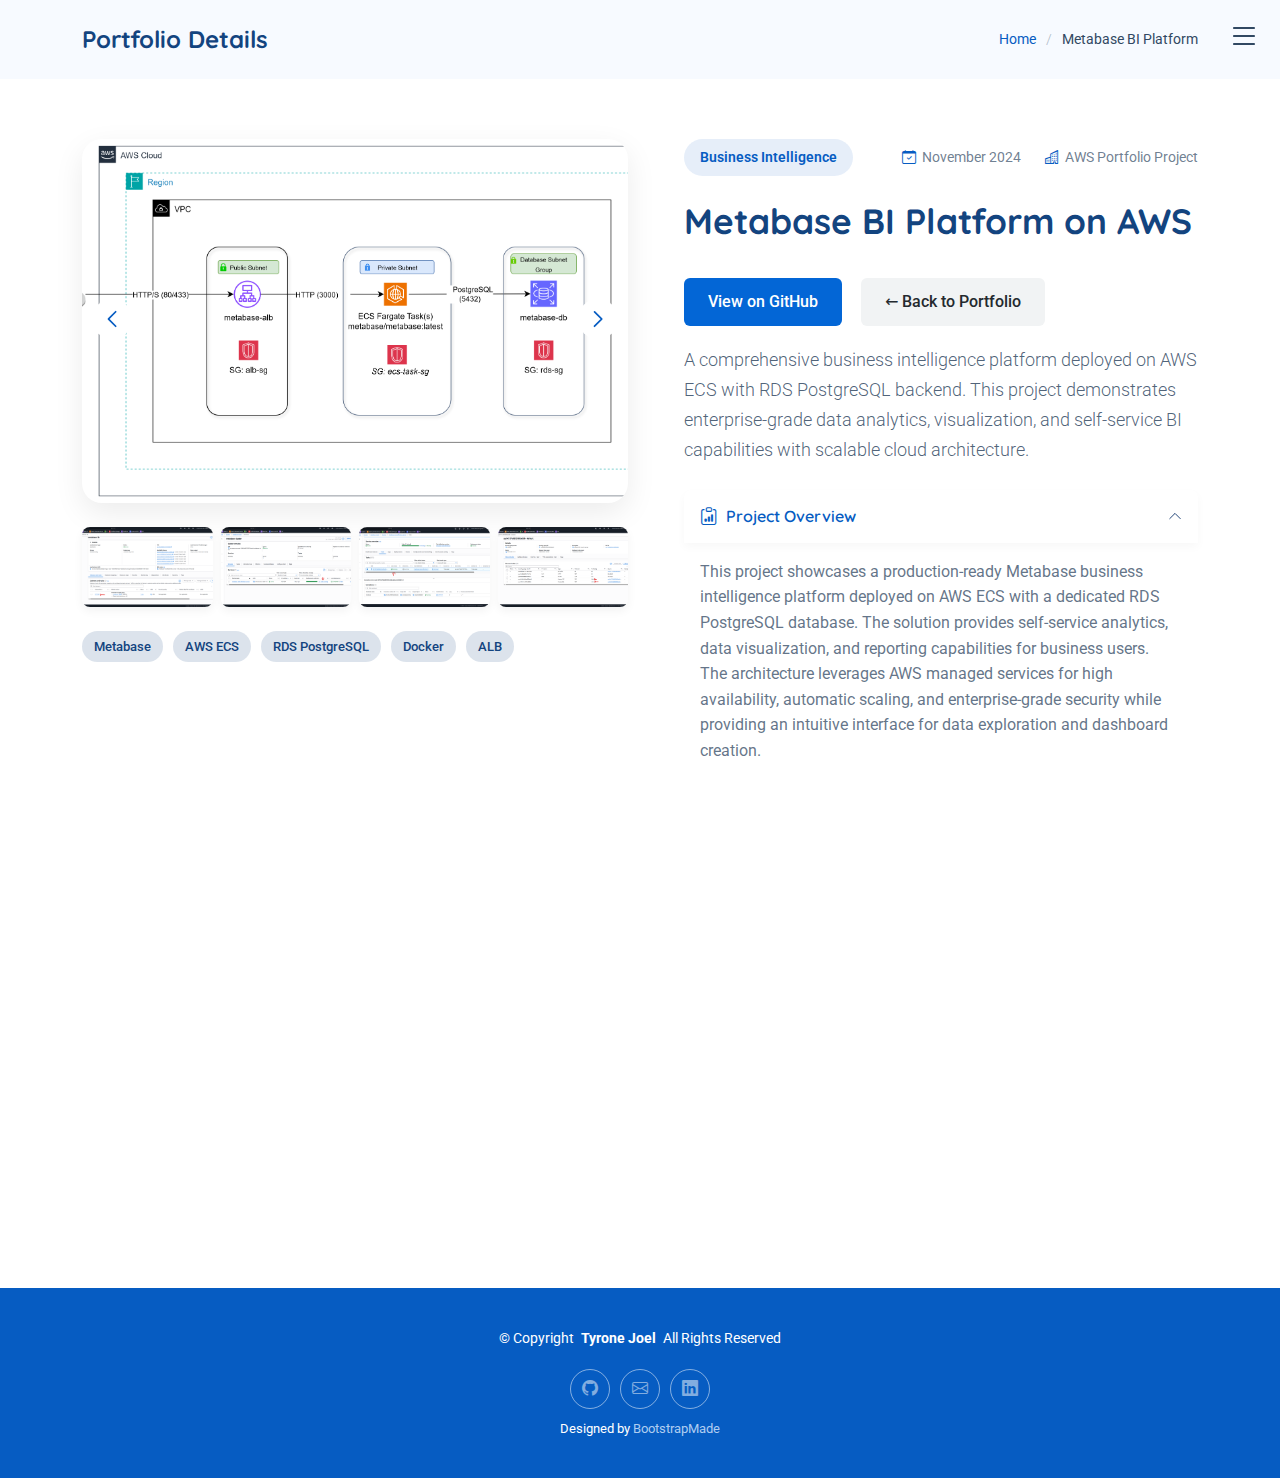
<file: metabase-details.html>
<!DOCTYPE html>
<html lang="en">

<head>
  <meta charset="utf-8">
  <meta content="width=device-width, initial-scale=1.0" name="viewport">
  <title>Metabase BI Platform Project - Tyrone Joel Portfolio</title>
  <meta name="description" content="Detailed case study of Metabase business intelligence platform deployment on AWS ECS with RDS PostgreSQL database.">
  <meta name="keywords" content="AWS, ECS, RDS, PostgreSQL, Metabase, Business Intelligence, Analytics, Data Visualization">

  <!-- Favicons -->
  <link href="assets/img/favicon.png" rel="icon">
  <link href="assets/img/apple-touch-icon.png" rel="apple-touch-icon">

  <!-- Fonts -->
  <link href="https://fonts.googleapis.com" rel="preconnect">
  <link href="https://fonts.gstatic.com" rel="preconnect" crossorigin>
  <link href="https://fonts.googleapis.com/css2?family=Roboto:ital,wght@0,100;0,300;0,400;0,500;0,700;0,900;1,100;1,300;1,400;1,500;1,700;1,900&family=Open+Sans:ital,wght@0,300;0,400;0,500;0,600;0,700;0,800;1,300;1,400;1,500;1,600;1,700;1,800&family=Quicksand:wght@300;400;500;600;700&family=Dancing+Script:wght@400;500;600;700&display=swap" rel="stylesheet">

  <!-- Vendor CSS Files -->
  <link href="assets/vendor/bootstrap/css/bootstrap.min.css" rel="stylesheet">
  <link href="assets/vendor/bootstrap-icons/bootstrap-icons.css" rel="stylesheet">
  <link href="assets/vendor/aos/aos.css" rel="stylesheet">
  <link href="assets/vendor/glightbox/css/glightbox.min.css" rel="stylesheet">
  <link href="assets/vendor/swiper/swiper-bundle.min.css" rel="stylesheet">

  <!-- Main CSS File -->
  <link href="assets/css/main.css" rel="stylesheet">
</head>

<body class="portfolio-details-page">

  <header id="header" class="header d-flex align-items-center fixed-top">
    <div class="container-fluid position-relative d-flex align-items-center justify-content-between">

      <a href="index.html" class="logo d-flex align-items-center">
      </a>

      <nav id="navmenu" class="navmenu">

        <div class="profile-img">
          <img src="assets/img/profile/tyrone1.png" alt="" class="img-fluid rounded-circle">
        </div>

        <a href="index.html" class="logo d-flex align-items-center justify-content-center">
          <h1 class="sitename">Tyrone Joel</h1>
        </a>

        <div class="social-links text-center">
          <a href="https://github.com/tyronecloud" class="twitter"><i class="bi bi-github"></i></a>
          <a href="mailto:tyronecloud@example.com" class="facebook"><i class="bi bi-envelope"></i></a>
          <a href="https://linkedin.com/in/tyronecloud" class="instagram"><i class="bi bi-linkedin"></i></a>
          <a href="https://aws.amazon.com/certification/" class="google-plus"><i class="bi bi-cloud-check"></i></a>
        </div>

        <ul>
          <li><a href="index.html#hero">Home</a></li>
          <li><a href="index.html#about">About</a></li>
          <li><a href="index.html#portfolio">Portfolio</a></li>
          <li><a href="index.html#contact">Contact</a></li>
        </ul>
        <i class="mobile-nav-toggle d-xl-none bi bi-list"></i>
      </nav>

    </div>
  </header>

  <main class="main">

    <!-- Page Title -->
    <div class="page-title light-background">
      <div class="container d-lg-flex justify-content-between align-items-center">
        <h1 class="mb-2 mb-lg-0">Portfolio Details</h1>
        <nav class="breadcrumbs">
          <ol>
            <li><a href="index.html">Home</a></li>
            <li class="current">Metabase BI Platform</li>
          </ol>
        </nav>
      </div>
    </div><!-- End Page Title -->

    <!-- Portfolio Details Section -->
    <section id="portfolio-details" class="portfolio-details section">

      <div class="container" data-aos="fade-up" data-aos-delay="100">

        <div class="row gy-4">
          <div class="col-lg-6" data-aos="fade-right">
            <div class="portfolio-details-media">
              <div class="main-image">
                <div class="portfolio-details-slider swiper init-swiper" data-aos="zoom-in">
                  <script type="application/json" class="swiper-config">
                    {
                      "loop": true,
                      "speed": 1000,
                      "autoplay": {
                        "delay": 6000
                      },
                      "effect": "creative",
                      "creativeEffect": {
                        "prev": {
                          "shadow": true,
                          "translate": [0, 0, -400]
                        },
                        "next": {
                          "translate": ["100%", 0, 0]
                        }
                      },
                      "slidesPerView": 1,
                      "navigation": {
                        "nextEl": ".swiper-button-next",
                        "prevEl": ".swiper-button-prev"
                      }
                    }
                  </script>
                  <div class="swiper-wrapper">
                    <div class="swiper-slide">
                      <img src="assets/img/projects/metabase/metabase_architecture.png" alt="Metabase Architecture" class="img-fluid">
                    </div>
                    <div class="swiper-slide">
                      <img src="assets/img/projects/metabase/rds_instance.png" alt="RDS Instance" class="img-fluid">
                    </div>
                    <div class="swiper-slide">
                      <img src="assets/img/projects/metabase/metabase_welcome.png" alt="Metabase Welcome" class="img-fluid">
                    </div>
                  </div>
                  <div class="swiper-button-prev"></div>
                  <div class="swiper-button-next"></div>
                </div>
              </div>

              <div class="thumbnail-grid" data-aos="fade-up" data-aos-delay="200">
                <div class="row g-2 mt-3">
                  <div class="col-3">
                    <img src="assets/img/projects/metabase/application_load_balancer.png" alt="Application Load Balancer" class="img-fluid glightbox">
                  </div>
                  <div class="col-3">
                    <img src="assets/img/projects/metabase/ecs_cluster_running.png" alt="ECS Cluster Running" class="img-fluid glightbox">
                  </div>
                  <div class="col-3">
                    <img src="assets/img/projects/metabase/metabase_task_running.png" alt="Metabase Task Running" class="img-fluid glightbox">
                  </div>
                  <div class="col-3">
                    <img src="assets/img/projects/metabase/security_group_config.png" alt="Security Group Config" class="img-fluid glightbox">
                  </div>
                </div>
              </div>

              <div class="tech-stack-badges" data-aos="fade-up" data-aos-delay="300">
                <span>Metabase</span>
                <span>AWS ECS</span>
                <span>RDS PostgreSQL</span>
                <span>Docker</span>
                <span>ALB</span>
              </div>
            </div>
          </div>

          <div class="col-lg-6" data-aos="fade-left">
            <div class="portfolio-details-content">
              <div class="project-meta">
                <div class="badge-wrapper">
                  <span class="project-badge">Business Intelligence</span>
                </div>
                <div class="date-client">
                  <div class="meta-item">
                    <i class="bi bi-calendar-check"></i>
                    <span>November 2024</span>
                  </div>
                  <div class="meta-item">
                    <i class="bi bi-buildings"></i>
                    <span>AWS Portfolio Project</span>
                  </div>
                </div>
              </div>

              <h2 class="project-title">Metabase BI Platform on AWS</h2>
              
              <div class="project-buttons" style="margin: 20px 0;">
                <a href="https://github.com/Tyjay00/aws-cloud-console-projects/tree/main/Deploying%20Metabase%20on%20AWS%20ECS%20with%20RDS%20PostgreSQL" class="btn btn-primary" target="_blank" style="background-color: #0366d6; border: none; padding: 12px 24px; border-radius: 6px; color: white; text-decoration: none; margin-right: 15px; display: inline-block; font-weight: 500;">
                  View on GitHub
                </a>
                <a href="index.html#portfolio" class="btn btn-secondary" style="background-color: #f1f3f4; border: none; padding: 12px 24px; border-radius: 6px; color: #24292e; text-decoration: none; display: inline-block; font-weight: 500;">
                  ← Back to Portfolio
                </a>
              </div>

              <div class="project-overview">
                <p class="lead">
                  A comprehensive business intelligence platform deployed on AWS ECS with RDS PostgreSQL backend. This project demonstrates enterprise-grade data analytics, visualization, and self-service BI capabilities with scalable cloud architecture.
                </p>

                <div class="accordion project-accordion" id="portfolio-details-projectAccordion">
                  <div class="accordion-item" data-aos="fade-up">
                    <h2 class="accordion-header">
                      <button class="accordion-button" type="button" data-bs-toggle="collapse" data-bs-target="#portfolio-details-collapse-1" aria-expanded="true" aria-controls="collapseOne">
                        <i class="bi bi-clipboard-data me-2"></i> Project Overview
                      </button>
                    </h2>
                    <div id="portfolio-details-collapse-1" class="accordion-collapse collapse show" data-bs-parent="#portfolio-details-projectAccordion">
                      <div class="accordion-body">
                        <p>This project showcases a production-ready Metabase business intelligence platform deployed on AWS ECS with a dedicated RDS PostgreSQL database. The solution provides self-service analytics, data visualization, and reporting capabilities for business users.</p>
                        <p>The architecture leverages AWS managed services for high availability, automatic scaling, and enterprise-grade security while providing an intuitive interface for data exploration and dashboard creation.</p>
                      </div>
                    </div>
                  </div>

                  <div class="accordion-item" data-aos="fade-up" data-aos-delay="100">
                    <h2 class="accordion-header">
                      <button class="accordion-button collapsed" type="button" data-bs-toggle="collapse" data-bs-target="#portfolio-details-collapse-2" aria-expanded="false" aria-controls="collapseTwo">
                        <i class="bi bi-exclamation-diamond me-2"></i> The Challenge
                      </button>
                    </h2>
                    <div id="portfolio-details-collapse-2" class="accordion-collapse collapse" data-bs-parent="#portfolio-details-projectAccordion">
                      <div class="accordion-body">
                        <p>Organizations often struggle with complex BI solutions that require extensive IT involvement and expensive licensing. The challenge was to deploy a self-service BI platform that could:</p>
                        <ul>
                          <li>Provide intuitive data exploration for business users</li>
                          <li>Scale automatically with growing data volumes</li>
                          <li>Ensure high availability and data security</li>
                          <li>Minimize operational overhead and costs</li>
                          <li>Support multiple data sources and formats</li>
                        </ul>
                      </div>
                    </div>
                  </div>

                  <div class="accordion-item" data-aos="fade-up" data-aos-delay="200">
                    <h2 class="accordion-header">
                      <button class="accordion-button collapsed" type="button" data-bs-toggle="collapse" data-bs-target="#portfolio-details-collapse-3" aria-expanded="false" aria-controls="collapseThree">
                        <i class="bi bi-award me-2"></i> The Solution
                      </button>
                    </h2>
                    <div id="portfolio-details-collapse-3" class="accordion-collapse collapse" data-bs-parent="#portfolio-details-projectAccordion">
                      <div class="accordion-body">
                        <p>Implemented a comprehensive BI solution using:</p>
                        <ul>
                          <li><strong>Metabase:</strong> Open-source business intelligence platform</li>
                          <li><strong>AWS ECS:</strong> Container orchestration for Metabase deployment</li>
                          <li><strong>RDS PostgreSQL:</strong> Managed database for metadata and analytics</li>
                          <li><strong>Application Load Balancer:</strong> High availability and SSL termination</li>
                          <li><strong>VPC & Security Groups:</strong> Network isolation and access control</li>
                          <li><strong>CloudWatch:</strong> Monitoring and logging for the entire stack</li>
                        </ul>
                        <p>This architecture delivers enterprise-grade BI capabilities with 99.99% availability and automatic scaling based on usage patterns.</p>
                      </div>
                    </div>
                  </div>
                </div>
              </div>

              <div class="project-features" data-aos="fade-up" data-aos-delay="300">
                <h3><i class="bi bi-stars"></i> Key Features</h3>
                <div class="row g-3">
                  <div class="col-md-6">
                    <ul class="feature-list">
                      <li><i class="bi bi-check2-circle"></i> Self-Service Analytics</li>
                      <li><i class="bi bi-check2-circle"></i> Interactive Dashboards</li>
                      <li><i class="bi bi-check2-circle"></i> Multi-Source Connectivity</li>
                    </ul>
                  </div>
                  <div class="col-md-6">
                    <ul class="feature-list">
                      <li><i class="bi bi-check2-circle"></i> Automated Scaling</li>
                      <li><i class="bi bi-check2-circle"></i> High Availability</li>
                      <li><i class="bi bi-check2-circle"></i> Enterprise Security</li>
                    </ul>
                  </div>
                </div>
              </div>

              <div class="cta-buttons" data-aos="fade-up" data-aos-delay="400">
                <a href="https://github.com/Tyjay00/aws-cloud-console-projects/tree/main/Deploying%20Metabase%20on%20AWS%20ECS%20with%20RDS%20PostgreSQL" class="btn-view-project" target="_blank">View on GitHub</a>
                <a href="index.html#portfolio" class="btn-next-project">Back to Portfolio <i class="bi bi-arrow-left"></i></a>
              </div>
            </div>
          </div>
        </div>

      </div>

    </section><!-- /Portfolio Details Section -->

  </main>

  <footer id="footer" class="footer dark-background">

    <div class="container">
      <div class="copyright text-center ">
        <p>© <span>Copyright</span> <strong class="px-1 sitename">Tyrone Joel</strong> <span>All Rights Reserved</span></p>
      </div>
      <div class="social-links d-flex justify-content-center">
        <a href="https://github.com/tyronecloud"><i class="bi bi-github"></i></a>
        <a href="mailto:tyronecloud@example.com"><i class="bi bi-envelope"></i></a>
        <a href="https://linkedin.com/in/tyronecloud"><i class="bi bi-linkedin"></i></a>
      </div>
      <div class="credits">
        Designed by <a href="https://bootstrapmade.com/">BootstrapMade</a>
      </div>
    </div>

  </footer>

  <!-- Scroll Top -->
  <a href="#" id="scroll-top" class="scroll-top d-flex align-items-center justify-content-center"><i class="bi bi-arrow-up-short"></i></a>

  <!-- Vendor JS Files -->
  <script src="assets/vendor/bootstrap/js/bootstrap.bundle.min.js"></script>
  <script src="assets/vendor/php-email-form/validate.js"></script>
  <script src="assets/vendor/aos/aos.js"></script>
  <script src="assets/vendor/purecounter/purecounter_vanilla.js"></script>
  <script src="assets/vendor/typed.js/typed.umd.js"></script>
  <script src="assets/vendor/waypoints/noframework.waypoints.js"></script>
  <script src="assets/vendor/glightbox/js/glightbox.min.js"></script>
  <script src="assets/vendor/imagesloaded/imagesloaded.pkgd.min.js"></script>
  <script src="assets/vendor/isotope-layout/isotope.pkgd.min.js"></script>
  <script src="assets/vendor/swiper/swiper-bundle.min.js"></script>

  <!-- Main JS File -->
  <script src="assets/js/main.js"></script>

</body>

</html>
</file>
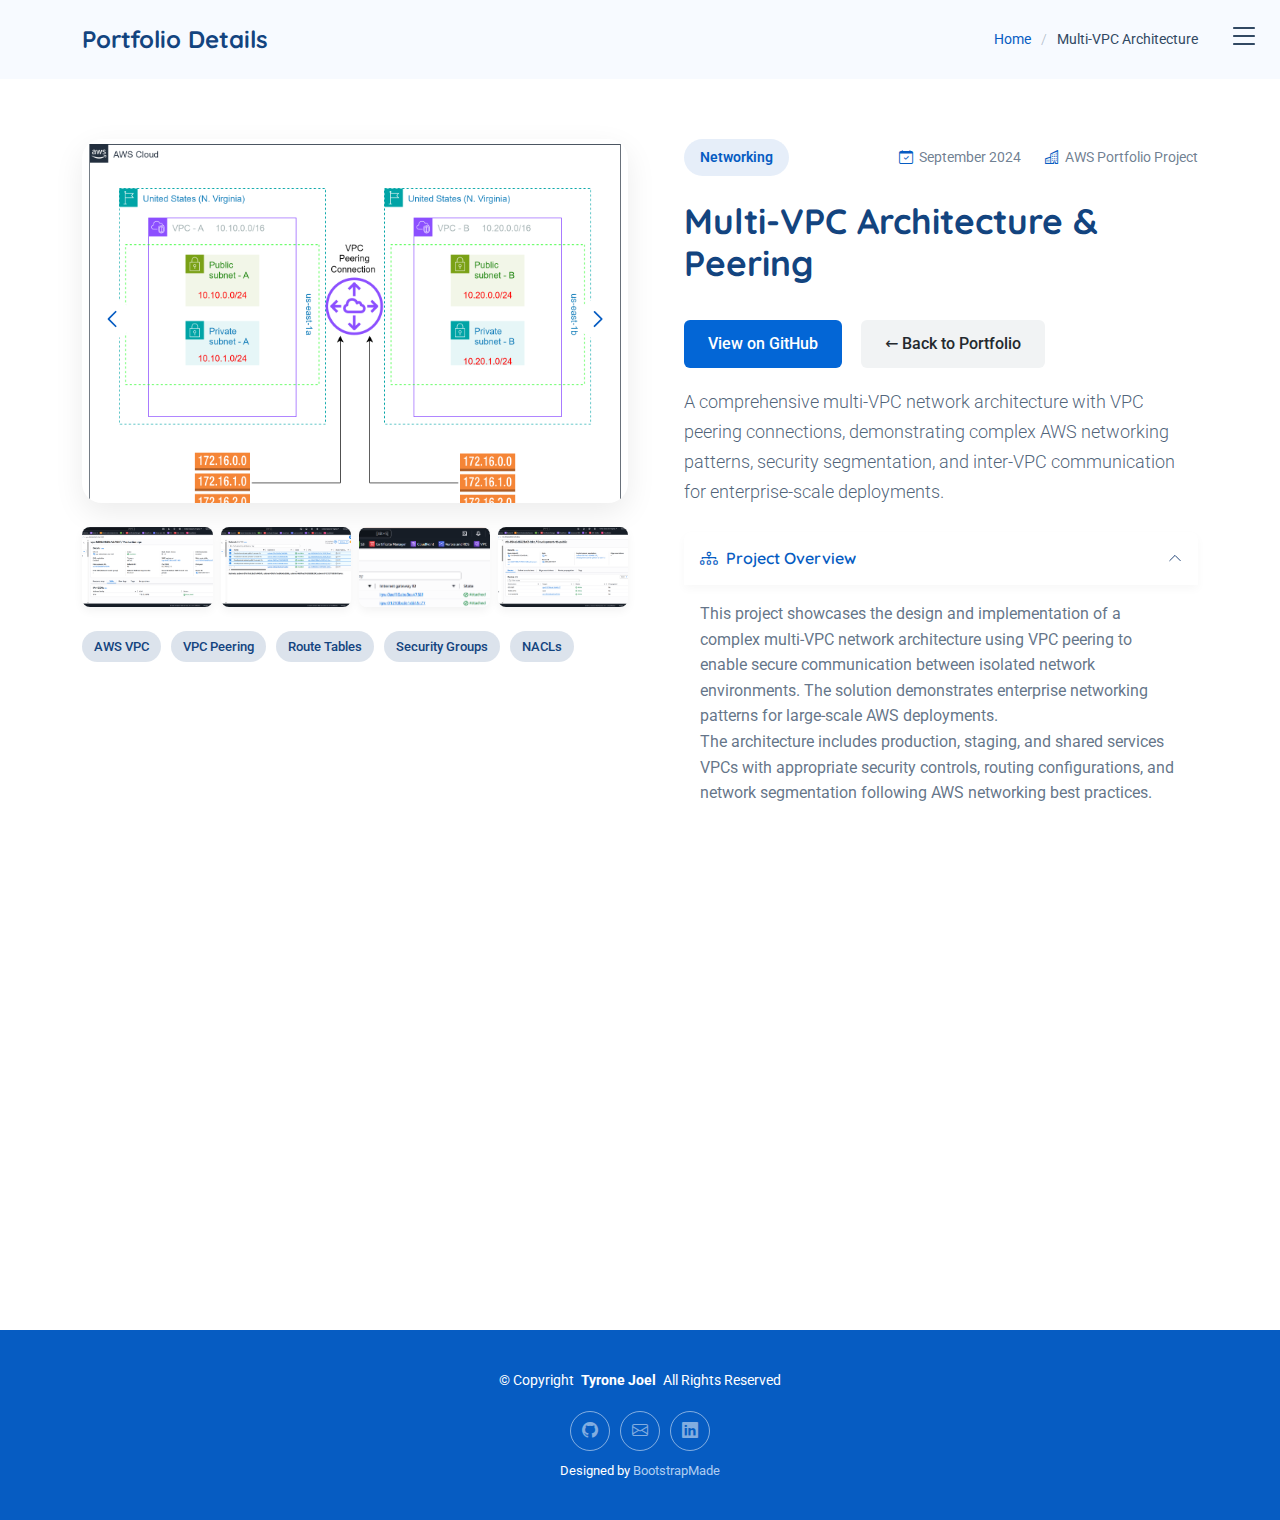
<file: multi-vpc-details.html>
<!DOCTYPE html>
<html lang="en">

<head>
  <meta charset="utf-8">
  <meta content="width=device-width, initial-scale=1.0" name="viewport">
  <title>Multi-VPC Architecture & Peering - Tyrone Joel Portfolio</title>
  <meta name="description" content="Detailed case study of multi-VPC network architecture with VPC peering, demonstrating complex AWS networking, security, and connectivity patterns.">
  <meta name="keywords" content="AWS, VPC, Peering, Networking, Security, Multi-Region, Network Architecture, Subnets, Route Tables">

  <!-- Favicons -->
  <link href="assets/img/favicon.png" rel="icon">
  <link href="assets/img/apple-touch-icon.png" rel="apple-touch-icon">

  <!-- Fonts -->
  <link href="https://fonts.googleapis.com" rel="preconnect">
  <link href="https://fonts.gstatic.com" rel="preconnect" crossorigin>
  <link href="https://fonts.googleapis.com/css2?family=Roboto:ital,wght@0,100;0,300;0,400;0,500;0,700;0,900;1,100;1,300;1,400;1,500;1,700;1,900&family=Open+Sans:ital,wght@0,300;0,400;0,500;0,600;0,700;0,800;1,300;1,400;1,500;1,600;1,700;1,800&family=Quicksand:wght@300;400;500;600;700&family=Dancing+Script:wght@400;500;600;700&display=swap" rel="stylesheet">

  <!-- Vendor CSS Files -->
  <link href="assets/vendor/bootstrap/css/bootstrap.min.css" rel="stylesheet">
  <link href="assets/vendor/bootstrap-icons/bootstrap-icons.css" rel="stylesheet">
  <link href="assets/vendor/aos/aos.css" rel="stylesheet">
  <link href="assets/vendor/glightbox/css/glightbox.min.css" rel="stylesheet">
  <link href="assets/vendor/swiper/swiper-bundle.min.css" rel="stylesheet">

  <!-- Main CSS File -->
  <link href="assets/css/main.css" rel="stylesheet">
</head>

<body class="portfolio-details-page">

  <header id="header" class="header d-flex align-items-center fixed-top">
    <div class="container-fluid position-relative d-flex align-items-center justify-content-between">

      <a href="index.html" class="logo d-flex align-items-center">
      </a>

      <nav id="navmenu" class="navmenu">

        <div class="profile-img">
          <img src="assets/img/profile/tyrone1.png" alt="" class="img-fluid rounded-circle">
        </div>

        <a href="index.html" class="logo d-flex align-items-center justify-content-center">
          <h1 class="sitename">Tyrone Joel</h1>
        </a>

        <div class="social-links text-center">
          <a href="https://github.com/tyronecloud" class="twitter"><i class="bi bi-github"></i></a>
          <a href="mailto:tyronecloud@example.com" class="facebook"><i class="bi bi-envelope"></i></a>
          <a href="https://linkedin.com/in/tyronecloud" class="instagram"><i class="bi bi-linkedin"></i></a>
          <a href="https://aws.amazon.com/certification/" class="google-plus"><i class="bi bi-cloud-check"></i></a>
        </div>

        <ul>
          <li><a href="index.html#hero">Home</a></li>
          <li><a href="index.html#about">About</a></li>
          <li><a href="index.html#portfolio">Portfolio</a></li>
          <li><a href="index.html#contact">Contact</a></li>
        </ul>
        <i class="mobile-nav-toggle d-xl-none bi bi-list"></i>
      </nav>

    </div>
  </header>

  <main class="main">

    <!-- Page Title -->
    <div class="page-title light-background">
      <div class="container d-lg-flex justify-content-between align-items-center">
        <h1 class="mb-2 mb-lg-0">Portfolio Details</h1>
        <nav class="breadcrumbs">
          <ol>
            <li><a href="index.html">Home</a></li>
            <li class="current">Multi-VPC Architecture</li>
          </ol>
        </nav>
      </div>
    </div><!-- End Page Title -->

    <!-- Portfolio Details Section -->
    <section id="portfolio-details" class="portfolio-details section">

      <div class="container" data-aos="fade-up" data-aos-delay="100">

        <div class="row gy-4">
          <div class="col-lg-6" data-aos="fade-right">
            <div class="portfolio-details-media">
              <div class="main-image">
                <div class="portfolio-details-slider swiper init-swiper" data-aos="zoom-in">
                  <script type="application/json" class="swiper-config">
                    {
                      "loop": true,
                      "speed": 1000,
                      "autoplay": {
                        "delay": 6000
                      },
                      "effect": "creative",
                      "creativeEffect": {
                        "prev": {
                          "shadow": true,
                          "translate": [0, 0, -400]
                        },
                        "next": {
                          "translate": ["100%", 0, 0]
                        }
                      },
                      "slidesPerView": 1,
                      "navigation": {
                        "nextEl": ".swiper-button-next",
                        "prevEl": ".swiper-button-prev"
                      }
                    }
                  </script>
                  <div class="swiper-wrapper">
                    <div class="swiper-slide">
                      <img src="assets/img/projects/multi-vpc/multi_vpc_architecture.png" alt="Multi-VPC Architecture" class="img-fluid">
                    </div>
                    <div class="swiper-slide">
                      <img src="assets/img/projects/multi-vpc/development_vpc.png" alt="Development VPC" class="img-fluid">
                    </div>
                    <div class="swiper-slide">
                      <img src="assets/img/projects/multi-vpc/vpc_peering_connection.png" alt="VPC Peering Connection" class="img-fluid">
                    </div>
                  </div>
                  <div class="swiper-button-prev"></div>
                  <div class="swiper-button-next"></div>
                </div>
              </div>

              <div class="thumbnail-grid" data-aos="fade-up" data-aos-delay="200">
                <div class="row g-2 mt-3">
                  <div class="col-3">
                    <img src="assets/img/projects/multi-vpc/production_vpc_cidr.png" alt="Production VPC CIDR" class="img-fluid glightbox">
                  </div>
                  <div class="col-3">
                    <img src="assets/img/projects/multi-vpc/vpc_subnets.png" alt="VPC Subnets" class="img-fluid glightbox">
                  </div>
                  <div class="col-3">
                    <img src="assets/img/projects/multi-vpc/internet_gateways.png" alt="Internet Gateways" class="img-fluid glightbox">
                  </div>
                  <div class="col-3">
                    <img src="assets/img/projects/multi-vpc/route_table_peering.png" alt="Route Table Peering" class="img-fluid glightbox">
                  </div>
                </div>
              </div>

              <div class="tech-stack-badges" data-aos="fade-up" data-aos-delay="300">
                <span>AWS VPC</span>
                <span>VPC Peering</span>
                <span>Route Tables</span>
                <span>Security Groups</span>
                <span>NACLs</span>
              </div>
            </div>
          </div>

          <div class="col-lg-6" data-aos="fade-left">
            <div class="portfolio-details-content">
              <div class="project-meta">
                <div class="badge-wrapper">
                  <span class="project-badge">Networking</span>
                </div>
                <div class="date-client">
                  <div class="meta-item">
                    <i class="bi bi-calendar-check"></i>
                    <span>September 2024</span>
                  </div>
                  <div class="meta-item">
                    <i class="bi bi-buildings"></i>
                    <span>AWS Portfolio Project</span>
                  </div>
                </div>
              </div>

              <h2 class="project-title">Multi-VPC Architecture & Peering</h2>
              
              <div class="project-buttons" style="margin: 20px 0;">
                <a href="https://github.com/Tyjay00/aws-cloud-console-projects/blob/main/Multi-VPC%20Setup%20and%20Peering/Multi-VPC-Setup-and-Peering.md" class="btn btn-primary" target="_blank" style="background-color: #0366d6; border: none; padding: 12px 24px; border-radius: 6px; color: white; text-decoration: none; margin-right: 15px; display: inline-block; font-weight: 500;">
                  View on GitHub
                </a>
                <a href="index.html#portfolio" class="btn btn-secondary" style="background-color: #f1f3f4; border: none; padding: 12px 24px; border-radius: 6px; color: #24292e; text-decoration: none; display: inline-block; font-weight: 500;">
                  ← Back to Portfolio
                </a>
              </div>

              <div class="project-overview">
                <p class="lead">
                  A comprehensive multi-VPC network architecture with VPC peering connections, demonstrating complex AWS networking patterns, security segmentation, and inter-VPC communication for enterprise-scale deployments.
                </p>

                <div class="accordion project-accordion" id="portfolio-details-projectAccordion">
                  <div class="accordion-item" data-aos="fade-up">
                    <h2 class="accordion-header">
                      <button class="accordion-button" type="button" data-bs-toggle="collapse" data-bs-target="#portfolio-details-collapse-1" aria-expanded="true" aria-controls="collapseOne">
                        <i class="bi bi-diagram-3 me-2"></i> Project Overview
                      </button>
                    </h2>
                    <div id="portfolio-details-collapse-1" class="accordion-collapse collapse show" data-bs-parent="#portfolio-details-projectAccordion">
                      <div class="accordion-body">
                        <p>This project showcases the design and implementation of a complex multi-VPC network architecture using VPC peering to enable secure communication between isolated network environments. The solution demonstrates enterprise networking patterns for large-scale AWS deployments.</p>
                        <p>The architecture includes production, staging, and shared services VPCs with appropriate security controls, routing configurations, and network segmentation following AWS networking best practices.</p>
                      </div>
                    </div>
                  </div>

                  <div class="accordion-item" data-aos="fade-up" data-aos-delay="100">
                    <h2 class="accordion-header">
                      <button class="accordion-button collapsed" type="button" data-bs-toggle="collapse" data-bs-target="#portfolio-details-collapse-2" aria-expanded="false" aria-controls="collapseTwo">
                        <i class="bi bi-exclamation-diamond me-2"></i> The Challenge
                      </button>
                    </h2>
                    <div id="portfolio-details-collapse-2" class="accordion-collapse collapse" data-bs-parent="#portfolio-details-projectAccordion">
                      <div class="accordion-body">
                        <p>Enterprise organizations require complex network architectures that balance security, performance, and manageability. Key challenges included:</p>
                        <ul>
                          <li>Isolating different environments while enabling controlled communication</li>
                          <li>Designing scalable network architecture for future growth</li>
                          <li>Implementing proper security segmentation and access controls</li>
                          <li>Managing routing complexity across multiple VPCs</li>
                          <li>Ensuring compliance with security and governance requirements</li>
                          <li>Optimizing network performance and reducing latency</li>
                        </ul>
                      </div>
                    </div>
                  </div>

                  <div class="accordion-item" data-aos="fade-up" data-aos-delay="200">
                    <h2 class="accordion-header">
                      <button class="accordion-button collapsed" type="button" data-bs-toggle="collapse" data-bs-target="#portfolio-details-collapse-3" aria-expanded="false" aria-controls="collapseThree">
                        <i class="bi bi-award me-2"></i> The Solution
                      </button>
                    </h2>
                    <div id="portfolio-details-collapse-3" class="accordion-collapse collapse" data-bs-parent="#portfolio-details-projectAccordion">
                      <div class="accordion-body">
                        <p>Designed and implemented a comprehensive multi-VPC architecture using:</p>
                        <ul>
                          <li><strong>Production VPC:</strong> Isolated environment for live applications</li>
                          <li><strong>Staging VPC:</strong> Pre-production testing and validation</li>
                          <li><strong>Shared Services VPC:</strong> Common resources like monitoring and logging</li>
                          <li><strong>VPC Peering:</strong> Secure connectivity between VPCs</li>
                          <li><strong>Route Tables:</strong> Granular routing control and traffic management</li>
                          <li><strong>Security Groups & NACLs:</strong> Multi-layered security controls</li>
                        </ul>
                        <p>This architecture provides enterprise-grade network isolation, security, and connectivity patterns suitable for complex organizational requirements.</p>
                      </div>
                    </div>
                  </div>
                </div>
              </div>

              <div class="project-features" data-aos="fade-up" data-aos-delay="300">
                <h3><i class="bi bi-stars"></i> Key Features</h3>
                <div class="row g-3">
                  <div class="col-md-6">
                    <ul class="feature-list">
                      <li><i class="bi bi-check2-circle"></i> Multi-VPC Design</li>
                      <li><i class="bi bi-check2-circle"></i> VPC Peering</li>
                      <li><i class="bi bi-check2-circle"></i> Network Segmentation</li>
                    </ul>
                  </div>
                  <div class="col-md-6">
                    <ul class="feature-list">
                      <li><i class="bi bi-check2-circle"></i> Security Controls</li>
                      <li><i class="bi bi-check2-circle"></i> Routing Management</li>
                      <li><i class="bi bi-check2-circle"></i> Scalable Architecture</li>
                    </ul>
                  </div>
                </div>
              </div>

              <div class="cta-buttons" data-aos="fade-up" data-aos-delay="400">
                <a href="https://github.com/Tyjay00/aws-cloud-console-projects/blob/main/Multi-VPC%20Setup%20and%20Peering/Multi-VPC-Setup-and-Peering.md" class="btn-view-project" target="_blank">View on GitHub</a>
                <a href="index.html#portfolio" class="btn-next-project">Back to Portfolio <i class="bi bi-arrow-left"></i></a>
              </div>
            </div>
          </div>
        </div>

      </div>

    </section><!-- /Portfolio Details Section -->

  </main>

  <footer id="footer" class="footer dark-background">

    <div class="container">
      <div class="copyright text-center ">
        <p>© <span>Copyright</span> <strong class="px-1 sitename">Tyrone Joel</strong> <span>All Rights Reserved</span></p>
      </div>
      <div class="social-links d-flex justify-content-center">
        <a href="https://github.com/tyronecloud"><i class="bi bi-github"></i></a>
        <a href="mailto:tyronecloud@example.com"><i class="bi bi-envelope"></i></a>
        <a href="https://linkedin.com/in/tyronecloud"><i class="bi bi-linkedin"></i></a>
      </div>
      <div class="credits">
        Designed by <a href="https://bootstrapmade.com/">BootstrapMade</a>
      </div>
    </div>

  </footer>

  <!-- Scroll Top -->
  <a href="#" id="scroll-top" class="scroll-top d-flex align-items-center justify-content-center"><i class="bi bi-arrow-up-short"></i></a>

  <!-- Vendor JS Files -->
  <script src="assets/vendor/bootstrap/js/bootstrap.bundle.min.js"></script>
  <script src="assets/vendor/php-email-form/validate.js"></script>
  <script src="assets/vendor/aos/aos.js"></script>
  <script src="assets/vendor/purecounter/purecounter_vanilla.js"></script>
  <script src="assets/vendor/typed.js/typed.umd.js"></script>
  <script src="assets/vendor/waypoints/noframework.waypoints.js"></script>
  <script src="assets/vendor/glightbox/js/glightbox.min.js"></script>
  <script src="assets/vendor/imagesloaded/imagesloaded.pkgd.min.js"></script>
  <script src="assets/vendor/isotope-layout/isotope.pkgd.min.js"></script>
  <script src="assets/vendor/swiper/swiper-bundle.min.js"></script>

  <!-- Main JS File -->
  <script src="assets/js/main.js"></script>

</body>

</html>
</file>
<file: assets/css/main.css>
/**
* Template Name: Style
* Template URL: https://bootstrapmade.com/style-bootstrap-portfolio-template/
* Updated: Jul 02 2025 with Bootstrap v5.3.7
* Author: BootstrapMade.com
* License: https://bootstrapmade.com/license/
*/

@charset "UTF-8";

/*--------------------------------------------------------------
# Font & Color Variables
# Help: https://bootstrapmade.com/color-system/
--------------------------------------------------------------*/
/* Fonts */
:root {
  --default-font: "Roboto",  system-ui, -apple-system, "Segoe UI", Roboto, "Helvetica Neue", Arial, "Noto Sans", "Liberation Sans", sans-serif, "Apple Color Emoji", "Segoe UI Emoji", "Segoe UI Symbol", "Noto Color Emoji";
  --heading-font: "Quicksand",  sans-serif;
  --nav-font: "Open Sans",  sans-serif;
}

/* Global Colors - The following color variables are used throughout the website. Updating them here will change the color scheme of the entire website */
:root { 
  --background-color: #ffffff; /* Background color for the entire website, including individual sections */
  --default-color: #314862; /* Default color used for the majority of the text content across the entire website */
  --heading-color: #13447f; /* Color for headings, subheadings and title throughout the website */
  --accent-color: #065cc2; /* Accent color that represents your brand on the website. It's used for buttons, links, and other elements that need to stand out */
  --surface-color: #ffffff; /* The surface color is used as a background of boxed elements within sections, such as cards, icon boxes, or other elements that require a visual separation from the global background. */
  --contrast-color: #ffffff; /* Contrast color for text, ensuring readability against backgrounds of accent, heading, or default colors. */
}

/* Nav Menu Colors - The following color variables are used specifically for the navigation menu. They are separate from the global colors to allow for more customization options */
:root {
  --nav-color: #314862;  /* The default color of the main navmenu links */
  --nav-hover-color: #065cc2; /* Applied to main navmenu links when they are hovered over or active */
  --nav-mobile-background-color: #11427d; /* Used as the background color for mobile navigation menu */
  --nav-dropdown-background-color: #065cc2; /* Used as the background color for dropdown items that appear when hovering over primary navigation items */
  --nav-dropdown-color: #acc4e0; /* Used for navigation links of the dropdown items in the navigation menu. */
  --nav-dropdown-hover-color: #ffffff; /* Similar to --nav-hover-color, this color is applied to dropdown navigation links when they are hovered over. */
}

/* Color Presets - These classes override global colors when applied to any section or element, providing reuse of the sam color scheme. */

.light-background {
  --background-color: #f7faff;
  --surface-color: #ffffff;
}

.dark-background {
  --background-color: #065cc2;
  --default-color: #ffffff;
  --heading-color: #ffffff;
  --accent-color: #afcdf1;
  --surface-color: #2973cc;
  --contrast-color: #ffffff;
}

/* Smooth scroll */
:root {
  scroll-behavior: smooth;
}

/*--------------------------------------------------------------
# General Styling & Shared Classes
--------------------------------------------------------------*/
body {
  color: var(--default-color);
  background-color: var(--background-color);
  font-family: var(--default-font);
}

a {
  color: var(--accent-color);
  text-decoration: none;
  transition: 0.3s;
}

a:hover {
  color: color-mix(in srgb, var(--accent-color), transparent 25%);
  text-decoration: none;
}

h1,
h2,
h3,
h4,
h5,
h6 {
  color: var(--heading-color);
  font-family: var(--heading-font);
}

/* PHP Email Form Messages
------------------------------*/
.php-email-form .error-message {
  display: none;
  background: #df1529;
  color: #ffffff;
  text-align: left;
  padding: 15px;
  margin-bottom: 24px;
  font-weight: 600;
}

.php-email-form .sent-message {
  display: none;
  color: #ffffff;
  background: #059652;
  text-align: center;
  padding: 15px;
  margin-bottom: 24px;
  font-weight: 600;
}

.php-email-form .loading {
  display: none;
  background: var(--surface-color);
  text-align: center;
  padding: 15px;
  margin-bottom: 24px;
}

.php-email-form .loading:before {
  content: "";
  display: inline-block;
  border-radius: 50%;
  width: 24px;
  height: 24px;
  margin: 0 10px -6px 0;
  border: 3px solid var(--accent-color);
  border-top-color: var(--surface-color);
  animation: php-email-form-loading 1s linear infinite;
}

@keyframes php-email-form-loading {
  0% {
    transform: rotate(0deg);
  }

  100% {
    transform: rotate(360deg);
  }
}

/*--------------------------------------------------------------
# Global Header
--------------------------------------------------------------*/
.header {
  --background-color: rgba(255, 255, 255, 0);
  color: var(--default-color);
  background-color: var(--background-color);
  padding: 15px 0;
  transition: all 0.5s;
  z-index: 997;
}

.header .logo {
  line-height: 1;
}

.header .logo img {
  max-height: 32px;
  margin-right: 8px;
}

.header .logo h1 {
  font-size: 30px;
  margin: 0;
  font-weight: 700;
  color: var(--heading-color);
}

/*--------------------------------------------------------------
# Navigation Menu
--------------------------------------------------------------*/
/* Navmenu */
.mobile-nav-toggle {
  color: var(--nav-color);
  position: fixed;
  top: 20px;
  right: 20px;
  font-size: 32px;
  line-height: 0;
  cursor: pointer;
  display: block !important;
  z-index: 998;
  transition: 0.3s;
}

.mobile-nav-toggle:hover {
  color: var(--nav-hover-color);
}

.navmenu {
  position: fixed;
  top: 0;
  bottom: 0;
  right: -300px;
  z-index: 997;
  transition: 0.3s;
  width: 300px;
  overflow: hidden;
}

.navmenu .profile-img img {
  margin: 15px auto;
  display: block;
  width: 160px;
  border: 8px solid color-mix(in srgb, var(--contrast-color), transparent 85%);
}

.navmenu .logo {
  line-height: 1;
  margin-bottom: 15px;
}

.navmenu .logo img {
  max-height: 32px;
  margin-right: 8px;
}

.navmenu .logo h1 {
  font-size: 24px;
  margin: 0;
  font-weight: 700;
  color: var(--contrast-color);
}

.navmenu .social-links {
  margin: 0 0 20px 0;
}

.navmenu .social-links a {
  font-size: 16px;
  display: inline-flex;
  align-items: center;
  justify-content: center;
  padding: 0;
  background: color-mix(in srgb, var(--contrast-color), transparent 90%);
  color: var(--contrast-color);
  margin: 0 2px;
  border-radius: 50%;
  width: 40px;
  height: 40px;
  transition: 0.3s;
}

.navmenu .social-links a i {
  margin: 0;
}

.navmenu .social-links a:hover {
  color: var(--contrast-color);
  background: var(--accent-color);
}

.navmenu ul {
  display: block;
  list-style: none;
  padding: 10px 0;
  margin: 0;
  overflow-y: auto;
  transition: 0.3s;
  z-index: 998;
}

.navmenu a,
.navmenu a:focus {
  color: var(--nav-dropdown-color);
  padding: 10px 20px;
  font-family: var(--nav-font);
  font-size: 17px;
  font-weight: 500;
  display: flex;
  align-items: center;
  justify-content: space-between;
  white-space: nowrap;
  transition: 0.3s;
}

.navmenu a i,
.navmenu a:focus i {
  font-size: 12px;
  line-height: 0;
  margin-left: 5px;
  width: 30px;
  height: 30px;
  display: flex;
  align-items: center;
  justify-content: center;
  border-radius: 50%;
  transition: 0.3s;
  background-color: color-mix(in srgb, var(--accent-color), transparent 90%);
}

.navmenu a i:hover,
.navmenu a:focus i:hover {
  background-color: var(--accent-color);
  color: var(--contrast-color);
}

.navmenu a:hover,
.navmenu .active,
.navmenu .active:focus {
  color: var(--nav-dropdown-hover-color);
}

.navmenu .active i,
.navmenu .active:focus i {
  background-color: var(--accent-color);
  color: var(--contrast-color);
  transform: rotate(180deg);
}

.navmenu .dropdown ul {
  position: static;
  display: none;
  z-index: 99;
  padding: 10px 0;
  margin: 10px 20px;
  box-shadow: none;
  transition: all 0.5s ease-in-out;
}

.navmenu .dropdown>.dropdown-active {
  display: block;
  background-color: var(--nav-dropdown-background-color);
  border: 1px solid color-mix(in srgb, var(--nav-dropdown-color), transparent 90%);
}

.mobile-nav-active {
  overflow: hidden;
}

.mobile-nav-active .mobile-nav-toggle {
  right: 310px;
  font-size: 36px;
}

.mobile-nav-active .navmenu {
  position: fixed;
  overflow: hidden;
  top: 0;
  bottom: 0;
  right: 0;
  background-color: var(--nav-mobile-background-color);
  transition: 0.3s;
}

/*--------------------------------------------------------------
# Global Footer
--------------------------------------------------------------*/
.footer {
  color: var(--default-color);
  background-color: var(--background-color);
  font-size: 14px;
  padding: 40px 0;
  position: relative;
}

.footer .copyright p {
  margin-bottom: 0;
}

.footer .social-links {
  margin-top: 20px;
}

.footer .social-links a {
  display: flex;
  align-items: center;
  justify-content: center;
  width: 40px;
  height: 40px;
  border-radius: 50%;
  border: 1px solid color-mix(in srgb, var(--default-color), transparent 50%);
  font-size: 16px;
  color: color-mix(in srgb, var(--default-color), transparent 50%);
  margin: 0 5px;
  transition: 0.3s;
}

.footer .social-links a:hover {
  color: var(--accent-color);
  border-color: var(--accent-color);
}

.footer .credits {
  margin-top: 10px;
  font-size: 13px;
  text-align: center;
}

/*--------------------------------------------------------------
# Scroll Top Button
--------------------------------------------------------------*/
.scroll-top {
  position: fixed;
  visibility: hidden;
  opacity: 0;
  right: 30px;
  bottom: -15px;
  z-index: 99999;
  background-color: var(--accent-color);
  width: 50px;
  height: 50px;
  border-radius: 50px;
  transition: all 0.4s;
}

.scroll-top i {
  font-size: 24px;
  color: var(--contrast-color);
  line-height: 0;
}

.scroll-top:hover {
  background-color: color-mix(in srgb, var(--accent-color), transparent 20%);
  color: var(--contrast-color);
}

.scroll-top.active {
  visibility: visible;
  opacity: 1;
  bottom: 95px;
}

/*--------------------------------------------------------------
# Disable aos animation delay on mobile devices
--------------------------------------------------------------*/
@media screen and (max-width: 768px) {
  [data-aos-delay] {
    transition-delay: 0 !important;
  }
}

/*--------------------------------------------------------------
# Global Page Titles & Breadcrumbs
--------------------------------------------------------------*/
.page-title {
  color: var(--default-color);
  background-color: var(--background-color);
  padding: 25px 0;
  position: relative;
}

.page-title h1 {
  font-size: 24px;
  font-weight: 700;
}

.page-title .breadcrumbs ol {
  display: flex;
  flex-wrap: wrap;
  list-style: none;
  padding: 0;
  margin: 0;
  font-size: 14px;
  font-weight: 400;
}

.page-title .breadcrumbs ol li+li {
  padding-left: 10px;
}

.page-title .breadcrumbs ol li+li::before {
  content: "/";
  display: inline-block;
  padding-right: 10px;
  color: color-mix(in srgb, var(--default-color), transparent 70%);
}

/*--------------------------------------------------------------
# Global Sections
--------------------------------------------------------------*/
section,
.section {
  color: var(--default-color);
  background-color: var(--background-color);
  padding: 60px 0;
  overflow: clip;
}

/*--------------------------------------------------------------
# Global Section Titles
--------------------------------------------------------------*/
.section-title {
  padding-bottom: 60px;
  position: relative;
}

.section-title h2 {
  font-size: 36px;
  font-weight: 700;
  padding: 0;
  line-height: 1px;
  margin: 0;
  letter-spacing: 0.5px;
  position: relative;
}

.section-title h2::after {
  content: "";
  width: 120px;
  height: 1px;
  display: inline-block;
  background: var(--accent-color);
  margin: 10px 10px;
}

.section-title p {
  color: color-mix(in srgb, var(--default-color), transparent 50%);
  margin: 5px 0 0 0;
  font-size: 16px;
  font-weight: 500;
  font-family: var(--heading-font);
}

/*--------------------------------------------------------------
# Hero Section
--------------------------------------------------------------*/
.hero {
  padding: 120px 0;
  position: relative;
  overflow: hidden;
  min-height: 100vh;
  display: flex;
  align-items: center;
}

.hero::before {
  content: "";
  position: absolute;
  top: 0;
  left: 0;
  right: 0;
  bottom: 0;
  background: url("../img/bg/abstract-bg-1.webp") no-repeat center center;
  background-size: cover;
  opacity: 0.08;
  z-index: 1;
}

.hero .container {
  position: relative;
  z-index: 2;
}

@media (max-width: 991px) {
  .hero .hero-content {
    padding: 60px 30px;
    text-align: center;
  }
}

@media (max-width: 576px) {
  .hero .hero-content {
    padding: 40px 20px;
  }
}

.hero .content-wrapper {
  max-width: 600px;
}

.hero .hero-title {
  font-size: 3.5rem;
  font-weight: 700;
  margin-bottom: 1.5rem;
  line-height: 1.2;
}

@media (max-width: 768px) {
  .hero .hero-title {
    font-size: 2.8rem;
  }
}

@media (max-width: 576px) {
  .hero .hero-title {
    font-size: 2.2rem;
  }
}

.hero .hero-title .typed {
  color: var(--accent-color);
  position: relative;
}

.hero .lead {
  font-size: 1.2rem;
  color: color-mix(in srgb, var(--default-color), transparent 20%);
  margin-bottom: 3rem;
  line-height: 1.6;
}

@media (max-width: 768px) {
  .hero .lead {
    font-size: 1.1rem;
    margin-bottom: 2rem;
  }
}

.hero .hero-stats {
  display: flex;
  gap: 2rem;
  margin-bottom: 3rem;
}

@media (max-width: 768px) {
  .hero .hero-stats {
    justify-content: center;
    gap: 1.5rem;
    margin-bottom: 2rem;
  }
}

@media (max-width: 576px) {
  .hero .hero-stats {
    flex-direction: column;
    gap: 1rem;
  }
}

.hero .hero-stats .stat-item {
  display: flex;
  flex-direction: column;
  align-items: center;
}

.hero .hero-stats .stat-item .purecounter {
  font-size: 2rem;
  font-weight: 700;
  color: var(--accent-color);
  line-height: 1;
}

.hero .hero-stats .stat-item .stat-label {
  font-size: 0.9rem;
  color: color-mix(in srgb, var(--default-color), transparent 40%);
  margin-top: 0.25rem;
}

.hero .hero-actions {
  display: flex;
  gap: 1rem;
  margin-bottom: 3rem;
}

@media (max-width: 768px) {
  .hero .hero-actions {
    justify-content: center;
    margin-bottom: 2rem;
  }
}

@media (max-width: 576px) {
  .hero .hero-actions {
    flex-direction: column;
    align-items: center;
  }
}

.hero .hero-actions .btn {
  padding: 12px 30px;
  font-weight: 600;
  border-radius: 50px;
  text-decoration: none;
  transition: all 0.3s ease;
}

.hero .hero-actions .btn.btn-primary {
  background-color: var(--accent-color);
  color: var(--contrast-color);
  border: 2px solid var(--accent-color);
}

.hero .hero-actions .btn.btn-primary:hover {
  background-color: transparent;
  color: var(--accent-color);
}

.hero .hero-actions .btn.btn-outline {
  background-color: transparent;
  color: var(--default-color);
  border: 2px solid color-mix(in srgb, var(--default-color), transparent 70%);
}

.hero .hero-actions .btn.btn-outline:hover {
  background-color: var(--accent-color);
  color: var(--contrast-color);
  border-color: var(--accent-color);
}

.hero .social-links {
  display: flex;
  gap: 1rem;
}

@media (max-width: 768px) {
  .hero .social-links {
    justify-content: center;
  }
}

.hero .social-links a {
  width: 45px;
  height: 45px;
  display: flex;
  align-items: center;
  justify-content: center;
  border-radius: 50%;
  background-color: var(--surface-color);
  color: var(--default-color);
  text-decoration: none;
  transition: all 0.3s ease;
  box-shadow: 0 2px 10px color-mix(in srgb, var(--default-color), transparent 90%);
}

.hero .social-links a:hover {
  background-color: var(--accent-color);
  color: var(--contrast-color);
  transform: translateY(-3px);
}

.hero .social-links a i {
  font-size: 1.2rem;
}

.hero .hero-image {
  position: relative;
  display: flex;
  align-items: center;
  justify-content: center;
  padding: 80px 30px 60px 30px;
  margin-top: 40px;
}

@media (max-width: 991px) {
  .hero .hero-image {
    min-height: auto;
    padding: 60px 30px 40px 30px;
    margin-top: 30px;
  }
}

.hero .image-container {
  position: relative;
  max-width: 500px;
  width: 100%;
}

.hero .hero-main-image {
  border-radius: 20px;
  box-shadow: 0 20px 60px color-mix(in srgb, var(--default-color), transparent 85%);
  position: relative;
  z-index: 2;
}

.hero .image-overlay {
  position: absolute;
  top: 20px;
  left: 20px;
  right: -20px;
  bottom: -20px;
  background: linear-gradient(45deg, var(--accent-color), color-mix(in srgb, var(--accent-color), transparent 30%));
  border-radius: 20px;
  z-index: 1;
}

.hero .floating-elements {
  position: absolute;
  top: 0;
  left: 0;
  right: 0;
  bottom: 0;
  z-index: 3;
}

.hero .floating-card {
  position: absolute;
  background-color: var(--surface-color);
  padding: 15px 20px;
  border-radius: 15px;
  box-shadow: 0 10px 30px color-mix(in srgb, var(--default-color), transparent 90%);
  display: flex;
  align-items: center;
  gap: 10px;
  white-space: nowrap;
  animation: float 6s ease-in-out infinite;
}

@media (max-width: 768px) {
  .hero .floating-card {
    padding: 10px 15px;
    font-size: 0.9rem;
  }
}

.hero .floating-card i {
  font-size: 1.5rem;
  color: var(--accent-color);
}

@media (max-width: 768px) {
  .hero .floating-card i {
    font-size: 1.2rem;
  }
}

.hero .floating-card span {
  font-weight: 600;
  color: var(--default-color);
}

.hero .floating-card.card-1 {
  top: 10%;
  left: -10%;
  animation-delay: 0s;
}

@media (max-width: 768px) {
  .hero .floating-card.card-1 {
    top: 5%;
    left: -5%;
  }
}

.hero .floating-card.card-2 {
  top: 60%;
  right: -15%;
  animation-delay: 2s;
}

@media (max-width: 768px) {
  .hero .floating-card.card-2 {
    top: 70%;
    right: -10%;
  }
}

.hero .floating-card.card-3 {
  bottom: 15%;
  left: -5%;
  animation-delay: 4s;
}

@media (max-width: 768px) {
  .hero .floating-card.card-3 {
    bottom: 10%;
    left: 0%;
  }
}

@keyframes float {

  0%,
  100% {
    transform: translateY(0px);
  }

  50% {
    transform: translateY(-20px);
  }
}

/*--------------------------------------------------------------
# About Section
--------------------------------------------------------------*/
.about .profile-image-wrapper {
  position: relative;
}

.about .profile-image-wrapper .profile-image {
  position: relative;
  width: 280px;
  height: 280px;
  margin: 0 auto 40px;
  border-radius: 50%;
  overflow: hidden;
  border: 5px solid var(--accent-color);
  box-shadow: 0 10px 30px color-mix(in srgb, var(--accent-color), transparent 80%);
}

.about .profile-image-wrapper .profile-image img {
  width: 100%;
  height: 100%;
  object-fit: cover;
}

@media (max-width: 768px) {
  .about .profile-image-wrapper .profile-image {
    width: 200px;
    height: 200px;
  }
}

.about .profile-image-wrapper .signature-section {
  text-align: center;
}

.about .profile-image-wrapper .signature-section .signature {
  max-width: 200px;
  height: auto;
  margin-bottom: 15px;
  opacity: 0.8;
}

.about .profile-image-wrapper .signature-section .quote {
  font-style: italic;
  color: color-mix(in srgb, var(--default-color), transparent 30%);
  font-size: 14px;
  margin: 0;
  max-width: 250px;
  margin: 0 auto;
}

.about .about-content .intro {
  margin-bottom: 40px;
}

.about .about-content .intro h2 {
  font-size: 2.5rem;
  margin-bottom: 20px;
  font-weight: 700;
}

@media (max-width: 768px) {
  .about .about-content .intro h2 {
    font-size: 2rem;
    text-align: center;
  }
}

.about .about-content .intro p {
  font-size: 16px;
  line-height: 1.7;
  color: color-mix(in srgb, var(--default-color), transparent 20%);
}

@media (max-width: 768px) {
  .about .about-content .intro p {
    text-align: center;
  }
}

.about .about-content .skills-grid {
  display: grid;
  grid-template-columns: repeat(auto-fit, minmax(200px, 1fr));
  gap: 20px;
  margin-bottom: 40px;
}

.about .about-content .skills-grid .skill-item {
  text-align: center;
  padding: 20px;
  border-radius: 10px;
  background: color-mix(in srgb, var(--accent-color), transparent 94%);
  border: 1px solid color-mix(in srgb, var(--accent-color), transparent 85%);
  transition: all 0.3s ease;
}

.about .about-content .skills-grid .skill-item:hover {
  transform: translateY(-5px);
  box-shadow: 0 10px 25px color-mix(in srgb, var(--accent-color), transparent 85%);
}

.about .about-content .skills-grid .skill-item .skill-icon {
  width: 60px;
  height: 60px;
  margin: 0 auto 15px;
  display: flex;
  align-items: center;
  justify-content: center;
  background: var(--accent-color);
  border-radius: 50%;
  color: var(--contrast-color);
  font-size: 24px;
}

.about .about-content .skills-grid .skill-item h4 {
  font-size: 18px;
  margin-bottom: 10px;
  color: var(--heading-color);
}

.about .about-content .skills-grid .skill-item p {
  font-size: 14px;
  color: color-mix(in srgb, var(--default-color), transparent 30%);
  margin: 0;
}

.about .about-content .journey-timeline {
  margin-bottom: 40px;
}

.about .about-content .journey-timeline .timeline-item {
  display: flex;
  align-items: center;
  margin-bottom: 20px;
  padding: 15px;
  border-left: 3px solid var(--accent-color);
  background: color-mix(in srgb, var(--surface-color), transparent 30%);
  border-radius: 0 8px 8px 0;
  transition: all 0.3s ease;
}

.about .about-content .journey-timeline .timeline-item:hover {
  background: color-mix(in srgb, var(--accent-color), transparent 95%);
  border-left-color: color-mix(in srgb, var(--accent-color), transparent 10%);
}

.about .about-content .journey-timeline .timeline-item:last-child {
  margin-bottom: 0;
}

.about .about-content .journey-timeline .timeline-item .year {
  font-weight: 700;
  color: var(--accent-color);
  font-size: 18px;
  min-width: 80px;
  margin-right: 20px;
}

.about .about-content .journey-timeline .timeline-item .description {
  color: color-mix(in srgb, var(--default-color), transparent 20%);
  font-size: 15px;
  line-height: 1.5;
}

@media (max-width: 576px) {
  .about .about-content .journey-timeline .timeline-item {
    flex-direction: column;
    align-items: flex-start;
  }

  .about .about-content .journey-timeline .timeline-item .year {
    margin-right: 0;
    margin-bottom: 8px;
  }
}

.about .about-content .cta-section .fun-fact {
  display: flex;
  align-items: center;
  justify-content: center;
  margin-bottom: 30px;
  padding: 15px 25px;
  background: color-mix(in srgb, var(--accent-color), transparent 94%);
  border-radius: 50px;
  border: 1px solid color-mix(in srgb, var(--accent-color), transparent 85%);
}

.about .about-content .cta-section .fun-fact .emoji {
  font-size: 20px;
  margin-right: 10px;
}

.about .about-content .cta-section .fun-fact .text {
  color: color-mix(in srgb, var(--default-color), transparent 20%);
  font-size: 14px;
  font-weight: 500;
}

@media (max-width: 768px) {
  .about .about-content .cta-section .fun-fact {
    justify-content: center;
    text-align: center;
  }
}

.about .about-content .cta-section .action-buttons {
  display: flex;
  gap: 15px;
  justify-content: center;
}

@media (max-width: 576px) {
  .about .about-content .cta-section .action-buttons {
    flex-direction: column;
    align-items: center;
  }
}

.about .about-content .cta-section .action-buttons .btn {
  padding: 12px 30px;
  font-weight: 600;
  border-radius: 50px;
  text-decoration: none;
  transition: all 0.3s ease;
  font-size: 15px;
}

.about .about-content .cta-section .action-buttons .btn.btn-primary {
  background: var(--accent-color);
  color: var(--contrast-color);
  border: 2px solid var(--accent-color);
}

.about .about-content .cta-section .action-buttons .btn.btn-primary:hover {
  background: color-mix(in srgb, var(--accent-color), black 10%);
  border-color: color-mix(in srgb, var(--accent-color), black 10%);
  transform: translateY(-2px);
}

.about .about-content .cta-section .action-buttons .btn.btn-outline {
  background: transparent;
  color: var(--accent-color);
  border: 2px solid var(--accent-color);
}

.about .about-content .cta-section .action-buttons .btn.btn-outline:hover {
  background: var(--accent-color);
  color: var(--contrast-color);
  transform: translateY(-2px);
}

@media (max-width: 992px) {
  .about .profile-image-wrapper {
    margin-bottom: 40px;
  }
}

/*--------------------------------------------------------------
# Skills Section
--------------------------------------------------------------*/
.skills .skills-grid .skill-card {
  background: linear-gradient(135deg, var(--surface-color) 0%, color-mix(in srgb, var(--surface-color), var(--accent-color) 5%) 100%);
  border-radius: 15px;
  padding: 30px;
  height: 100%;
  position: relative;
  overflow: hidden;
  border: 1px solid color-mix(in srgb, var(--accent-color), transparent 85%);
  transition: all 0.3s ease;
}

.skills .skills-grid .skill-card:before {
  content: "";
  position: absolute;
  top: 0;
  left: 0;
  width: 100%;
  height: 3px;
  background: linear-gradient(90deg, var(--accent-color), color-mix(in srgb, var(--accent-color), var(--heading-color) 30%));
}

.skills .skills-grid .skill-card:hover {
  transform: translateY(-10px);
  box-shadow: 0 20px 40px color-mix(in srgb, var(--accent-color), transparent 80%);
  border-color: color-mix(in srgb, var(--accent-color), transparent 60%);
}

.skills .skills-grid .skill-card .skill-header {
  display: flex;
  align-items: center;
  margin-bottom: 25px;
  gap: 15px;
}

.skills .skills-grid .skill-card .skill-header i {
  font-size: 28px;
  color: var(--accent-color);
  width: 50px;
  height: 50px;
  display: flex;
  align-items: center;
  justify-content: center;
  background: color-mix(in srgb, var(--accent-color), transparent 90%);
  border-radius: 12px;
}

.skills .skills-grid .skill-card .skill-header h3 {
  font-size: 20px;
  margin: 0;
  color: var(--heading-color);
}

.skills .skills-grid .skill-card .skill-item {
  margin-bottom: 20px;
}

.skills .skills-grid .skill-card .skill-item:last-child {
  margin-bottom: 0;
}

.skills .skills-grid .skill-card .skill-item .skill-info {
  display: flex;
  justify-content: space-between;
  align-items: center;
  margin-bottom: 8px;
}

.skills .skills-grid .skill-card .skill-item .skill-info .skill-name {
  font-weight: 600;
  color: var(--heading-color);
  font-size: 15px;
}

.skills .skills-grid .skill-card .skill-item .skill-info .skill-percentage {
  font-size: 14px;
  font-weight: 700;
  color: var(--accent-color);
}

.skills .skills-grid .skill-card .skill-item .skill-bar {
  height: 6px;
  background: color-mix(in srgb, var(--default-color), transparent 92%);
  border-radius: 10px;
  overflow: hidden;
  position: relative;
}

.skills .skills-grid .skill-card .skill-item .skill-bar .progress-bar {
  height: 100%;
  background: linear-gradient(45deg, var(--accent-color), color-mix(in srgb, var(--accent-color), var(--heading-color) 20%));
  border-radius: 10px;
  width: 0;
  transition: width 1.8s cubic-bezier(0.4, 0, 0.2, 1);
  position: relative;
}

.skills .skills-grid .skill-card .skill-item .skill-bar .progress-bar:after {
  content: "";
  position: absolute;
  top: 0;
  left: 0;
  right: 0;
  bottom: 0;
  background: linear-gradient(90deg, transparent, rgba(255, 255, 255, 0.3), transparent);
  animation: shimmer 2s infinite;
}

/* Experience Points Styling */
.skills .skills-grid .skill-card .experience-points {
  margin-top: 20px;
  padding-top: 20px;
  border-top: 1px solid color-mix(in srgb, var(--default-color), transparent 85%);
}

.skills .skills-grid .skill-card .experience-points p {
  color: var(--heading-color);
  font-weight: 600;
  margin-bottom: 10px;
  font-size: 14px;
}

.skills .skills-grid .skill-card .experience-points ul {
  list-style: none;
  padding: 0;
  margin: 0;
}

.skills .skills-grid .skill-card .experience-points ul li {
  color: color-mix(in srgb, var(--default-color), transparent 20%);
  font-size: 12px;
  line-height: 1.5;
  margin-bottom: 6px;
  padding-left: 15px;
  position: relative;
}

.skills .skills-grid .skill-card .experience-points ul li:before {
  content: "•";
  color: var(--accent-color);
  position: absolute;
  left: 0;
  top: 0;
  font-weight: bold;
}

.skills .skills-grid .skill-card .experience-points ul li:last-child {
  margin-bottom: 0;
}

.skills .skills-summary {
  background: var(--surface-color);
  padding: 40px 30px;
  border-radius: 15px;
  height: fit-content;
  position: sticky;
  top: 20px;
  box-shadow: 0 10px 30px color-mix(in srgb, var(--default-color), transparent 90%);
}

.skills .skills-summary h3 {
  color: var(--heading-color);
  margin-bottom: 20px;
  font-size: 24px;
}

.skills .skills-summary p {
  color: color-mix(in srgb, var(--default-color), transparent 20%);
  margin-bottom: 30px;
  line-height: 1.6;
}

.skills .skills-summary .summary-stats {
  margin-bottom: 30px;
}

.skills .skills-summary .summary-stats .stat-item {
  display: flex;
  align-items: center;
  margin-bottom: 20px;
  gap: 15px;
}

.skills .skills-summary .summary-stats .stat-item:last-child {
  margin-bottom: 0;
}

.skills .skills-summary .summary-stats .stat-item .stat-circle {
  width: 50px;
  height: 50px;
  border-radius: 50%;
  background: linear-gradient(135deg, var(--accent-color), color-mix(in srgb, var(--accent-color), var(--heading-color) 30%));
  display: flex;
  align-items: center;
  justify-content: center;
  flex-shrink: 0;
}

.skills .skills-summary .summary-stats .stat-item .stat-circle i {
  color: var(--contrast-color);
  font-size: 20px;
}

.skills .skills-summary .summary-stats .stat-item .stat-info .stat-number {
  display: block;
  font-size: 24px;
  font-weight: 700;
  color: var(--heading-color);
  line-height: 1;
}

.skills .skills-summary .summary-stats .stat-item .stat-info .stat-label {
  font-size: 14px;
  color: color-mix(in srgb, var(--default-color), transparent 30%);
}

.skills .skills-summary .skills-badges h4 {
  color: var(--heading-color);
  margin-bottom: 15px;
  font-size: 18px;
}

.skills .skills-summary .skills-badges .badge-list {
  display: flex;
  flex-wrap: wrap;
  gap: 10px;
}

.skills .skills-summary .skills-badges .badge-list .skill-badge {
  background: linear-gradient(45deg, var(--accent-color), color-mix(in srgb, var(--accent-color), var(--heading-color) 20%));
  color: var(--contrast-color);
  padding: 8px 16px;
  border-radius: 20px;
  font-size: 12px;
  font-weight: 600;
  text-transform: uppercase;
  letter-spacing: 0.5px;
}

@keyframes shimmer {
  0% {
    transform: translateX(-100%);
  }

  100% {
    transform: translateX(100%);
  }
}

@media (max-width: 991px) {
  .skills .skills-summary {
    margin-top: 30px;
    position: relative;
    top: auto;
  }
}

@media (max-width: 767px) {
  .skills .skills-grid .skill-card {
    padding: 25px 20px;
  }

  .skills .skills-grid .skill-card .skill-header {
    flex-direction: column;
    text-align: center;
    gap: 10px;
  }

  .skills .skills-grid .skill-card .skill-header h3 {
    font-size: 18px;
  }

  .skills .skills-summary {
    padding: 30px 20px;
  }

  .skills .skills-summary .summary-stats .stat-item .stat-circle {
    width: 45px;
    height: 45px;
  }

  .skills .skills-summary .summary-stats .stat-item .stat-circle i {
    font-size: 18px;
  }

  .skills .skills-summary .summary-stats .stat-item .stat-info .stat-number {
    font-size: 20px;
  }
}

/*--------------------------------------------------------------
# Resume Section
--------------------------------------------------------------*/
.resume .section-header {
  margin-bottom: 2.5rem;
}

.resume .section-header h2 {
  font-size: 1.8rem;
  font-weight: 700;
  margin-bottom: 1rem;
  display: flex;
  align-items: center;
  gap: 0.75rem;
}

.resume .section-header h2 i {
  color: var(--accent-color);
  font-size: 1.5rem;
}

.resume .section-header .section-subtitle {
  color: color-mix(in srgb, var(--default-color), transparent 30%);
  font-size: 1rem;
  line-height: 1.6;
}

.resume .experience-section {
  padding-right: 1.5rem;
}

.resume .experience-section .experience-cards .experience-card {
  background: var(--surface-color);
  border: 1px solid color-mix(in srgb, var(--default-color), transparent 90%);
  border-radius: 12px;
  padding: 1.8rem;
  margin-bottom: 1.5rem;
  transition: all 0.3s ease;
  position: relative;
  overflow: hidden;
}

.resume .experience-section .experience-cards .experience-card::before {
  content: "";
  position: absolute;
  top: 0;
  left: 0;
  width: 4px;
  height: 100%;
  background: linear-gradient(135deg, var(--accent-color), color-mix(in srgb, var(--accent-color), transparent 30%));
}

.resume .experience-section .experience-cards .experience-card:hover {
  box-shadow: 0 8px 30px color-mix(in srgb, var(--default-color), transparent 85%);
  transform: translateY(-5px);
}

.resume .experience-section .experience-cards .experience-card .card-header {
  display: flex;
  justify-content: space-between;
  align-items: flex-start;
  margin-bottom: 1rem;
}

.resume .experience-section .experience-cards .experience-card .card-header .role-info h3 {
  color: var(--heading-color);
  font-size: 1.25rem;
  font-weight: 600;
  margin-bottom: 0.25rem;
}

.resume .experience-section .experience-cards .experience-card .card-header .role-info h4 {
  color: var(--accent-color);
  font-size: 1rem;
  font-weight: 500;
  margin: 0;
}

.resume .experience-section .experience-cards .experience-card .card-header .duration {
  background: color-mix(in srgb, var(--accent-color), transparent 90%);
  color: var(--accent-color);
  padding: 0.4rem 0.8rem;
  border-radius: 20px;
  font-size: 0.85rem;
  font-weight: 500;
  white-space: nowrap;
}

.resume .experience-section .experience-cards .experience-card .card-body p {
  color: color-mix(in srgb, var(--default-color), transparent 25%);
  margin-bottom: 1rem;
  line-height: 1.6;
}

.resume .experience-section .experience-cards .experience-card .card-body .achievements {
  margin: 0;
  padding-left: 0;
  list-style: none;
}

.resume .experience-section .experience-cards .experience-card .card-body .achievements li {
  position: relative;
  padding-left: 1.5rem;
  margin-bottom: 0.5rem;
  color: color-mix(in srgb, var(--default-color), transparent 15%);
  font-size: 0.9rem;
}

.resume .experience-section .experience-cards .experience-card .card-body .achievements li::before {
  content: "✓";
  position: absolute;
  left: 0;
  top: 0;
  color: var(--accent-color);
  font-weight: bold;
}

.resume .experience-section .experience-cards .experience-card .card-body .achievements li:last-child {
  margin-bottom: 0;
}

.resume .education-section {
  padding-left: 1.5rem;
}

.resume .education-section .education-timeline {
  position: relative;
}

.resume .education-section .education-timeline .timeline-track {
  position: absolute;
  left: 1rem;
  top: 2rem;
  bottom: 2rem;
  width: 2px;
  background: linear-gradient(to bottom, var(--accent-color), color-mix(in srgb, var(--accent-color), transparent 70%));
}

.resume .education-section .education-timeline .education-item {
  position: relative;
  padding-left: 3rem;
  margin-bottom: 2.5rem;
}

.resume .education-section .education-timeline .education-item:last-child {
  margin-bottom: 0;
}

.resume .education-section .education-timeline .education-item .timeline-marker {
  position: absolute;
  left: 0.5rem;
  top: 1.5rem;
  width: 1rem;
  height: 1rem;
  background: var(--accent-color);
  border: 3px solid var(--surface-color);
  border-radius: 50%;
  box-shadow: 0 0 0 4px color-mix(in srgb, var(--accent-color), transparent 85%);
}

.resume .education-section .education-timeline .education-item .education-content {
  background: var(--surface-color);
  border: 1px solid color-mix(in srgb, var(--default-color), transparent 90%);
  border-radius: 8px;
  padding: 1.5rem;
  transition: all 0.3s ease;
}

.resume .education-section .education-timeline .education-item .education-content:hover {
  box-shadow: 0 5px 20px color-mix(in srgb, var(--default-color), transparent 90%);
}

.resume .education-section .education-timeline .education-item .education-content .degree-header {
  display: flex;
  justify-content: space-between;
  align-items: flex-start;
  margin-bottom: 0.5rem;
}

.resume .education-section .education-timeline .education-item .education-content .degree-header h3 {
  color: var(--heading-color);
  font-size: 1.1rem;
  font-weight: 600;
  margin: 0;
  line-height: 1.3;
}

.resume .education-section .education-timeline .education-item .education-content .degree-header .year {
  background: var(--accent-color);
  color: var(--contrast-color);
  padding: 0.3rem 0.7rem;
  border-radius: 15px;
  font-size: 0.8rem;
  font-weight: 500;
  white-space: nowrap;
}

.resume .education-section .education-timeline .education-item .education-content .institution {
  color: color-mix(in srgb, var(--accent-color), transparent 20%);
  font-size: 1rem;
  font-weight: 500;
  margin-bottom: 0.8rem;
}

.resume .education-section .education-timeline .education-item .education-content p {
  color: color-mix(in srgb, var(--default-color), transparent 30%);
  margin: 0;
  font-size: 0.9rem;
  line-height: 1.5;
}

@media (max-width: 992px) {

  .resume .experience-section,
  .resume .education-section {
    padding-left: 0;
    padding-right: 0;
    margin-bottom: 3rem;
  }

  .resume .section-header h2 {
    font-size: 1.6rem;
  }

  .resume .experience-cards .experience-card .card-header {
    flex-direction: column;
    gap: 0.8rem;
  }

  .resume .experience-cards .experience-card .card-header .duration {
    align-self: flex-start;
  }

  .resume .education-timeline .education-item .education-content .degree-header {
    flex-direction: column;
    gap: 0.5rem;
  }

  .resume .education-timeline .education-item .education-content .degree-header .year {
    align-self: flex-start;
  }
}

@media (max-width: 576px) {
  .resume .section-header h2 {
    font-size: 1.4rem;
  }

  .resume .section-header h2 i {
    font-size: 1.2rem;
  }

  .resume .experience-cards .experience-card {
    padding: 1.3rem;
  }

  .resume .education-timeline .timeline-track {
    left: 0.5rem;
  }

  .resume .education-timeline .education-item {
    padding-left: 2rem;
  }

  .resume .education-timeline .education-item .timeline-marker {
    left: 0;
  }
}

/*--------------------------------------------------------------
# Services Section
--------------------------------------------------------------*/
.services .service-item {
  height: 100%;
  padding: 2rem;
  background-color: var(--surface-color);
  border-radius: 12px;
  box-shadow: 0 5px 25px -5px rgba(0, 0, 0, 0.05);
  transition: all 0.3s ease-in-out;
  position: relative;
  overflow: hidden;
}

.services .service-item::before {
  content: "";
  position: absolute;
  top: 0;
  left: 0;
  width: 3px;
  height: 0;
  background-color: var(--accent-color);
  transition: height 0.3s ease-in-out;
}

.services .service-item:hover {
  transform: translateY(-5px);
  box-shadow: 0 8px 30px -5px rgba(0, 0, 0, 0.08);
}

.services .service-item:hover::before {
  height: 100%;
}

.services .service-item:hover .icon i {
  transform: scale(1.1) rotate(5deg);
  color: var(--accent-color);
}

.services .service-item:hover .link-item i {
  transform: translateX(5px);
}

.services .service-item .icon {
  margin-bottom: 1.5rem;
}

.services .service-item .icon i {
  font-size: 2.5rem;
  color: color-mix(in srgb, var(--accent-color), transparent 15%);
  transition: all 0.3s ease-in-out;
}

.services .service-item h3 {
  font-size: 1.5rem;
  margin-bottom: 1rem;
  font-weight: 600;
  color: var(--heading-color);
  font-family: var(--heading-font);
}

.services .service-item p {
  color: color-mix(in srgb, var(--default-color), transparent 25%);
  font-size: 1rem;
  line-height: 1.6;
  margin-bottom: 1.5rem;
}

.services .service-item .card-links {
  margin-top: auto;
}

.services .service-item .card-links .link-item {
  display: inline-flex;
  align-items: center;
  color: var(--accent-color);
  font-weight: 500;
  font-size: 0.95rem;
  transition: color 0.3s ease;
}

.services .service-item .card-links .link-item i {
  margin-left: 0.5rem;
  font-size: 1.1rem;
  transition: transform 0.3s ease;
}

.services .service-item .card-links .link-item:hover {
  color: color-mix(in srgb, var(--accent-color), transparent 25%);
}

@media (max-width: 991px) {
  .services .card-item {
    padding: 1.75rem;
  }

  .services .card-item h3 {
    font-size: 1.35rem;
  }

  .services .card-item .icon i {
    font-size: 2.25rem;
  }
}

@media (max-width: 767px) {
  .services .card-item {
    padding: 1.5rem;
  }

  .services .card-item h3 {
    font-size: 1.25rem;
  }

  .services .card-item .icon i {
    font-size: 2rem;
  }

  .services .card-item:hover {
    transform: translateY(-3px);
  }
}

/*--------------------------------------------------------------
# Certifications Section
--------------------------------------------------------------*/
.certifications {
  padding: 80px 0;
}

.certifications .certification-card {
  background: var(--surface-color);
  padding: 40px 30px;
  border-radius: 15px;
  box-shadow: 0 10px 30px color-mix(in srgb, var(--default-color), transparent 90%);
  height: 100%;
  transition: transform 0.3s ease, box-shadow 0.3s ease;
}

.certifications .certification-card:hover {
  transform: translateY(-5px);
  box-shadow: 0 20px 40px color-mix(in srgb, var(--default-color), transparent 80%);
}

.certifications .certification-card .cert-header {
  display: flex;
  align-items: center;
  margin-bottom: 30px;
  gap: 15px;
}

.certifications .certification-card .cert-header h3 {
  color: var(--heading-color);
  margin: 0;
  font-size: 22px;
  font-weight: 600;
}

.certifications .certification-card .cert-list {
  display: flex;
  flex-direction: column;
  gap: 20px;
}

.certifications .certification-card .cert-item {
  padding: 20px;
  background: color-mix(in srgb, var(--accent-color), transparent 95%);
  border-radius: 10px;
  border-left: 4px solid var(--accent-color);
  transition: all 0.3s ease;
}

.certifications .certification-card .cert-item:hover {
  background: color-mix(in srgb, var(--accent-color), transparent 90%);
  transform: translateX(5px);
}

.certifications .certification-card .cert-item h4 {
  color: var(--heading-color);
  margin: 0 0 5px 0;
  font-size: 16px;
  font-weight: 600;
  line-height: 1.3;
}

.certifications .certification-card .cert-item h4 .cert-link {
  color: var(--heading-color);
  text-decoration: none;
  transition: all 0.3s ease;
  position: relative;
}

.certifications .certification-card .cert-item h4 .cert-link:hover {
  color: var(--accent-color);
  text-decoration: none;
}

.certifications .certification-card .cert-item h4 .cert-link:after {
  content: "🔗";
  font-size: 12px;
  margin-left: 8px;
  opacity: 0;
  transition: opacity 0.3s ease;
}

.certifications .certification-card .cert-item h4 .cert-link:hover:after {
  opacity: 1;
}

.certifications .certification-card .cert-item .cert-details {
  color: color-mix(in srgb, var(--default-color), transparent 30%);
  font-size: 14px;
  margin: 0 0 10px 0;
}

.certifications .certification-card .cert-item .cert-badge {
  display: inline-block;
  padding: 4px 12px;
  border-radius: 20px;
  font-size: 12px;
  font-weight: 600;
  text-transform: uppercase;
  letter-spacing: 0.5px;
}

.certifications .certification-card .cert-item .cert-badge.active {
  background: color-mix(in srgb, #28a745, transparent 20%);
  color: #155724;
}

.certifications .certification-card .cert-item .cert-badge.professional {
  background: color-mix(in srgb, #ffc107, transparent 20%);
  color: #856404;
}

.certifications .certification-card .cert-item .cert-badge.completed {
  background: color-mix(in srgb, var(--accent-color), transparent 20%);
  color: var(--heading-color);
}

.certifications .cert-stats {
  display: flex;
  justify-content: center;
  gap: 40px;
  background: var(--surface-color);
  padding: 40px;
  border-radius: 15px;
  box-shadow: 0 10px 30px color-mix(in srgb, var(--default-color), transparent 90%);
}

.certifications .cert-stats .stat-item {
  text-align: center;
}

.certifications .cert-stats .stat-item .stat-number {
  display: block;
  font-size: 36px;
  font-weight: 700;
  color: var(--accent-color);
  line-height: 1;
  margin-bottom: 5px;
}

.certifications .cert-stats .stat-item .stat-label {
  font-size: 14px;
  color: color-mix(in srgb, var(--default-color), transparent 30%);
  text-transform: uppercase;
  letter-spacing: 0.5px;
}

/* Responsive Design */
@media (max-width: 768px) {
  .certifications .cert-stats {
    flex-direction: column;
    gap: 20px;
    text-align: center;
  }
  
  .certifications .cert-stats .stat-item {
    padding: 0;
  }
  
  .certifications .certification-card {
    padding: 30px 20px;
  }
  
  .certifications .certification-card .cert-header {
    flex-direction: column;
    text-align: center;
    gap: 10px;
  }
}

/*--------------------------------------------------------------
# Portfolio Section
--------------------------------------------------------------*/
.portfolio .portfolio-filters {
  display: flex;
  justify-content: center;
  flex-wrap: wrap;
  gap: 15px;
  padding: 0;
  margin: 0 0 40px;
  list-style: none;
}

.portfolio .portfolio-filters li {
  font-size: 15px;
  font-weight: 500;
  padding: 12px 25px;
  cursor: pointer;
  background: var(--surface-color);
  color: var(--default-color);
  border-radius: 30px;
  display: flex;
  align-items: center;
  gap: 8px;
  transition: all 0.3s ease;
}

.portfolio .portfolio-filters li i {
  font-size: 1.1em;
  transition: transform 0.3s ease;
}

.portfolio .portfolio-filters li:hover {
  color: var(--accent-color);
  transform: translateY(-2px);
  background: color-mix(in srgb, var(--accent-color), transparent 92%);
}

.portfolio .portfolio-filters li:hover i {
  transform: scale(1.1);
}

.portfolio .portfolio-filters li.filter-active {
  background: var(--accent-color);
  color: var(--contrast-color);
}

@media (max-width: 768px) {
  .portfolio .portfolio-filters {
    gap: 10px;
  }

  .portfolio .portfolio-filters li {
    padding: 8px 20px;
    font-size: 14px;
  }
}

.portfolio .portfolio-entry {
  position: relative;
  border-radius: 16px;
  overflow: hidden;
  background: var(--surface-color);
  box-shadow: 0 4px 30px rgba(0, 0, 0, 0.05);
}

.portfolio .portfolio-entry .entry-image {
  position: relative;
  margin: 0;
  overflow: hidden;
  aspect-ratio: 16/9;
}

.portfolio .portfolio-entry .entry-image img {
  width: 100%;
  height: 100%;
  object-fit: cover;
  transition: transform 0.6s cubic-bezier(0.4, 0, 0.2, 1);
}

.portfolio .portfolio-entry .entry-image .entry-overlay {
  position: absolute;
  inset: 0;
  background: linear-gradient(180deg, transparent 0%, rgba(0, 0, 0, 0.8) 100%);
  display: flex;
  align-items: flex-end;
  padding: 30px;
  opacity: 0;
  transform: translateY(20px);
  transition: all 0.4s cubic-bezier(0.4, 0, 0.2, 1);
}

.portfolio .portfolio-entry .entry-image .entry-overlay .overlay-content {
  width: 100%;
  transform: translateY(20px);
  transition: transform 0.4s cubic-bezier(0.4, 0, 0.2, 1);
}

.portfolio .portfolio-entry .entry-image .entry-overlay .entry-meta {
  color: var(--accent-color);
  font-size: 14px;
  font-weight: 500;
  text-transform: uppercase;
  letter-spacing: 1px;
  margin-bottom: 10px;
}

.portfolio .portfolio-entry .entry-image .entry-overlay .entry-title {
  color: var(--contrast-color);
  font-size: 24px;
  font-weight: 600;
  margin: 0 0 20px;
}

.portfolio .portfolio-entry .entry-image .entry-overlay .entry-links {
  display: flex;
  gap: 15px;
}

.portfolio .portfolio-entry .entry-image .entry-overlay .entry-links a {
  width: 46px;
  height: 46px;
  display: flex;
  align-items: center;
  justify-content: center;
  background: var(--surface-color);
  color: var(--accent-color);
  border-radius: 12px;
  font-size: 20px;
  transition: all 0.3s ease;
  opacity: 0;
  transform: translateY(20px);
}

.portfolio .portfolio-entry .entry-image .entry-overlay .entry-links a:hover {
  background: var(--accent-color);
  color: var(--contrast-color);
  transform: translateY(-2px);
}

.portfolio .portfolio-entry .entry-image .entry-overlay .entry-links a:nth-child(1) {
  transition-delay: 0.1s;
}

.portfolio .portfolio-entry .entry-image .entry-overlay .entry-links a:nth-child(2) {
  transition-delay: 0.2s;
}

.portfolio .portfolio-entry:hover .entry-image img {
  transform: scale(1.05);
}

.portfolio .portfolio-entry:hover .entry-image .entry-overlay {
  opacity: 1;
  transform: translateY(0);
}

.portfolio .portfolio-entry:hover .entry-image .entry-overlay .overlay-content {
  transform: translateY(0);
}

.portfolio .portfolio-entry:hover .entry-image .entry-overlay .entry-links a {
  opacity: 1;
  transform: translateY(0);
}

@media (max-width: 768px) {
  .portfolio .portfolio-entry .entry-image .entry-overlay {
    padding: 20px;
  }

  .portfolio .portfolio-entry .entry-image .entry-overlay .entry-title {
    font-size: 20px;
    margin-bottom: 15px;
  }

  .portfolio .portfolio-entry .entry-image .entry-overlay .entry-links a {
    width: 40px;
    height: 40px;
    font-size: 18px;
  }
}

.portfolio .portfolio-item .entry-image {
  aspect-ratio: 4/3;
}

@media (min-width: 1200px) {
  .portfolio .portfolio-item .entry-title {
    font-size: 20px;
  }
}

@media (min-width: 768px) {
  .portfolio .row {
    margin-left: -10px;
    margin-right: -10px;
  }

  .portfolio .row .portfolio-item {
    padding-left: 10px;
    padding-right: 10px;
  }
}

@media (min-width: 992px) {
  .portfolio .row {
    margin-left: -12px;
    margin-right: -12px;
  }

  .portfolio .row .portfolio-item {
    padding-left: 12px;
    padding-right: 12px;
  }
}

@media (min-width: 1200px) {
  .portfolio .row {
    margin-left: -15px;
    margin-right: -15px;
  }

  .portfolio .row .portfolio-item {
    padding-left: 15px;
    padding-right: 15px;
  }
}

@media (min-width: 1200px) {
  .portfolio .entry-overlay {
    padding: 25px;
  }
}

@media (min-width: 992px) and (max-width: 1199px) {
  .portfolio .entry-overlay {
    padding: 20px;
  }
}

@media (max-width: 991px) {
  .portfolio .entry-overlay {
    padding: 20px;
  }
}

/*--------------------------------------------------------------
# Testimonials Section
--------------------------------------------------------------*/
.testimonials {
  padding: 80px 0;
  overflow: hidden;
}

.testimonials .critic-reviews {
  margin-bottom: 60px;
}

.testimonials .critic-reviews .critic-review {
  background-color: var(--surface-color);
  padding: 30px;
  border-radius: 15px;
  position: relative;
  box-shadow: 0 10px 25px rgba(0, 0, 0, 0.05);
  height: 100%;
  transition: transform 0.3s ease;
}

.testimonials .critic-reviews .critic-review .review-quote {
  position: absolute;
  top: -20px;
  left: 20px;
  font-size: 80px;
  font-family: Georgia, serif;
  color: var(--accent-color);
  opacity: 0.2;
  line-height: 1;
}

.testimonials .critic-reviews .critic-review .stars {
  margin-bottom: 15px;
  display: flex;
}

.testimonials .critic-reviews .critic-review .stars i {
  color: #FFD700;
  margin-right: 3px;
  font-size: 18px;
}

.testimonials .critic-reviews .critic-review p {
  font-size: 15px;
  line-height: 1.6;
  margin-bottom: 20px;
  color: var(--default-color);
  font-style: italic;
}

.testimonials .critic-reviews .critic-review .critic-info .critic-name {
  font-weight: 600;
  color: var(--heading-color);
  font-size: 16px;
}

.testimonials .critic-reviews .critic-review:hover {
  transform: translateY(-10px);
}

.testimonials .testimonials-container {
  margin-bottom: 60px;
}

.testimonials .testimonials-container .swiper-wrapper {
  height: auto !important;
  padding-bottom: 20px;
}

.testimonials .testimonials-container .testimonial-item {
  background-color: var(--surface-color);
  padding: 30px;
  border-radius: 10px;
  box-shadow: 0 5px 15px rgba(0, 0, 0, 0.05);
  height: 100%;
  border-top: 3px solid var(--accent-color);
}

.testimonials .testimonials-container .testimonial-item .stars {
  margin-bottom: 15px;
  display: flex;
}

.testimonials .testimonials-container .testimonial-item .stars i {
  color: #FFD700;
  margin-right: 3px;
  font-size: 16px;
}

.testimonials .testimonials-container .testimonial-item p {
  font-size: 15px;
  font-style: italic;
  margin-bottom: 20px;
  color: var(--default-color);
  line-height: 1.6;
}

.testimonials .testimonials-container .testimonial-item .testimonial-profile {
  display: flex;
  align-items: center;
}

.testimonials .testimonials-container .testimonial-item .testimonial-profile img {
  width: 50px;
  height: 50px;
  border-radius: 50%;
  border: 4px solid color-mix(in srgb, var(--accent-color), transparent 80%);
  margin-right: 15px;
}

.testimonials .testimonials-container .testimonial-item .testimonial-profile div h3 {
  font-size: 16px;
  font-weight: 600;
  margin: 0 0 5px;
  color: var(--heading-color);
}

.testimonials .testimonials-container .testimonial-item .testimonial-profile div h4 {
  font-size: 14px;
  color: color-mix(in srgb, var(--default-color), transparent 30%);
  margin: 0;
  font-weight: normal;
}

.testimonials .testimonials-container .swiper-pagination {
  margin-top: 20px;
  position: relative;
}

.testimonials .testimonials-container .swiper-pagination .swiper-pagination-bullet {
  width: 10px;
  height: 10px;
  background-color: color-mix(in srgb, var(--accent-color), transparent 70%);
  opacity: 1;
}

.testimonials .testimonials-container .swiper-pagination .swiper-pagination-bullet.swiper-pagination-bullet-active {
  background-color: var(--accent-color);
  width: 20px;
  border-radius: 10px;
}

.testimonials .overall-rating {
  background-color: var(--surface-color);
  padding: 40px;
  border-radius: 15px;
  box-shadow: 0 10px 25px rgba(0, 0, 0, 0.05);
  display: inline-block;
}

.testimonials .overall-rating .rating-number {
  font-size: 48px;
  font-weight: 700;
  color: var(--heading-color);
  line-height: 1;
  margin-bottom: 10px;
}

.testimonials .overall-rating .rating-stars {
  margin-bottom: 15px;
}

.testimonials .overall-rating .rating-stars i {
  color: #FFD700;
  font-size: 22px;
  margin: 0 3px;
}

.testimonials .overall-rating p {
  color: var(--default-color);
  font-size: 15px;
  margin-bottom: 15px;
}

.testimonials .overall-rating .rating-platforms {
  display: flex;
  justify-content: center;
  flex-wrap: wrap;
  gap: 15px;
}

.testimonials .overall-rating .rating-platforms span {
  font-size: 14px;
  color: var(--accent-color);
  background-color: color-mix(in srgb, var(--accent-color), transparent 90%);
  padding: 5px 15px;
  border-radius: 20px;
}

@media (max-width: 992px) {
  .testimonials .section-header h2 {
    font-size: 28px;
  }

  .testimonials .critic-reviews .critic-review {
    margin-bottom: 30px;
  }

  .testimonials .testimonials-container .testimonial-item {
    margin-bottom: 30px;
  }
}

@media (max-width: 768px) {
  .testimonials {
    padding: 60px 0;
  }

  .testimonials .section-header h2 {
    font-size: 24px;
  }

  .testimonials .overall-rating {
    padding: 30px;
  }

  .testimonials .overall-rating .rating-number {
    font-size: 36px;
  }

  .testimonials .overall-rating .rating-stars i {
    font-size: 18px;
  }
}

/*--------------------------------------------------------------
# Faq Section
--------------------------------------------------------------*/
.faq {
  padding-top: 60px;
  padding-bottom: 60px;
}

.faq .faq-container .faq-item {
  background-color: var(--surface-color);
  position: relative;
  padding: 20px;
  margin-bottom: 15px;
  border: 1px solid color-mix(in srgb, var(--default-color), transparent 85%);
  border-radius: 5px;
  overflow: hidden;
}

.faq .faq-container .faq-item:last-child {
  margin-bottom: 0;
}

.faq .faq-container .faq-item h3 {
  font-weight: 600;
  font-size: 16px;
  line-height: 24px;
  margin: 0 30px 0 0;
  transition: 0.3s;
  cursor: pointer;
  display: flex;
  align-items: center;
}

.faq .faq-container .faq-item h3 .num {
  color: var(--accent-color);
  padding-right: 5px;
}

.faq .faq-container .faq-item h3:hover {
  color: var(--accent-color);
}

.faq .faq-container .faq-item .faq-content {
  display: grid;
  grid-template-rows: 0fr;
  transition: 0.3s ease-in-out;
  visibility: hidden;
  opacity: 0;
}

.faq .faq-container .faq-item .faq-content p {
  margin-bottom: 0;
  overflow: hidden;
}

.faq .faq-container .faq-item .faq-toggle {
  position: absolute;
  top: 20px;
  right: 20px;
  font-size: 16px;
  line-height: 0;
  transition: 0.3s;
  cursor: pointer;
}

.faq .faq-container .faq-item .faq-toggle:hover {
  color: var(--accent-color);
}

.faq .faq-container .faq-active {
  background-color: color-mix(in srgb, var(--accent-color), transparent 97%);
  border-color: color-mix(in srgb, var(--accent-color), transparent 80%);
}

.faq .faq-container .faq-active h3 {
  color: var(--accent-color);
}

.faq .faq-container .faq-active .faq-content {
  grid-template-rows: 1fr;
  visibility: visible;
  opacity: 1;
  padding-top: 10px;
}

.faq .faq-container .faq-active .faq-toggle {
  transform: rotate(90deg);
  color: var(--accent-color);
}

/*--------------------------------------------------------------
# Contact Section
--------------------------------------------------------------*/
.contact .info-box {
  background-color: var(--accent-color);
  color: var(--contrast-color);
  padding: 3rem;
  border-radius: 1rem;
  height: 100%;
}

.contact .info-box h3 {
  color: var(--contrast-color);
  font-size: 2rem;
  margin-bottom: 1rem;
}

@media (max-width: 767.98px) {
  .contact .info-box h3 {
    font-size: 1.75rem;
  }
}

.contact .info-box p {
  opacity: 0.8;
  margin-bottom: 2rem;
}

.contact .info-box a {
  color: var(--contrast-color);
}

@media (max-width: 992px) {
  .contact .info-box {
    padding: 1.5rem;
  }
}

.contact .info-item {
  display: flex;
  gap: 1.5rem;
  margin-bottom: 2rem;
}

.contact .info-item:last-child {
  margin-bottom: 0;
}

.contact .info-item .icon-box {
  width: 3.5rem;
  height: 3.5rem;
  background-color: color-mix(in srgb, var(--contrast-color), transparent 85%);
  border-radius: 50%;
  display: flex;
  align-items: center;
  justify-content: center;
  flex-shrink: 0;
  transition: 0.3s;
}

.contact .info-item .icon-box i {
  font-size: 1.5rem;
  color: var(--contrast-color);
}

.contact .info-item:hover .icon-box {
  background-color: color-mix(in srgb, var(--contrast-color), transparent 70%);
}

.contact .info-item .content h4 {
  color: var(--contrast-color);
  font-size: 1.25rem;
  margin-bottom: 0.5rem;
  font-weight: 700;
}

.contact .info-item .content p {
  margin-bottom: 0.25rem;
  font-size: 0.95rem;
}

.contact .info-item .content p:last-child {
  margin-bottom: 0;
}

.contact .contact-form {
  background-color: var(--surface-color);
  padding: 3rem;
  border-radius: 1rem;
  height: 100%;
  box-shadow: 0 0 25px rgba(0, 0, 0, 0.05);
}

@media (max-width: 992px) {
  .contact .contact-form {
    padding: 1.5rem;
  }
}

.contact .contact-form h3 {
  font-size: 2rem;
  margin-bottom: 1rem;
}

@media (max-width: 768px) {
  .contact .contact-form h3 {
    font-size: 1.75rem;
  }
}

.contact .contact-form p {
  color: color-mix(in srgb, var(--default-color), transparent 25%);
  margin-bottom: 2rem;
}

.contact .contact-form .form-control,
.contact .contact-form .form-select {
  padding: 0.875rem 1.25rem;
  border-color: color-mix(in srgb, var(--default-color), transparent 90%);
  border-radius: 0.5rem;
  background-color: color-mix(in srgb, var(--surface-color) 90%, white 5%);
  color: var(--default-color);
}

.contact .contact-form .form-control:focus,
.contact .contact-form .form-select:focus {
  box-shadow: none;
  border-color: var(--accent-color);
}

.contact .contact-form .form-control::placeholder,
.contact .contact-form .form-select::placeholder {
  color: color-mix(in srgb, var(--default-color), transparent 50%);
}

.contact .contact-form .btn {
  background-color: var(--accent-color);
  color: var(--contrast-color);
  padding: 1rem 2rem;
  border-radius: 2rem;
  display: inline-flex;
  align-items: center;
  gap: 0.5rem;
  transition: 0.3s;
}

.contact .contact-form .btn i {
  font-size: 1.25rem;
}

.contact .contact-form .btn:hover {
  background-color: color-mix(in srgb, var(--accent-color), var(--contrast-color) 20%);
}

/*--------------------------------------------------------------
# Portfolio Details Section
--------------------------------------------------------------*/
.portfolio-details {
  --section-spacing: 2.5rem;
}

.portfolio-details .portfolio-details-media {
  position: relative;
}

.portfolio-details .portfolio-details-media .main-image {
  margin-bottom: 1rem;
  border-radius: 20px;
  overflow: hidden;
  box-shadow: 0 10px 30px rgba(0, 0, 0, 0.08);
}

.portfolio-details .portfolio-details-media .main-image .portfolio-details-slider {
  position: relative;
}

.portfolio-details .portfolio-details-media .main-image .portfolio-details-slider .swiper-wrapper {
  height: auto !important;
}

.portfolio-details .portfolio-details-media .main-image .portfolio-details-slider .swiper-slide img {
  aspect-ratio: 3/2;
  object-fit: cover;
  width: 100%;
}

.portfolio-details .portfolio-details-media .main-image .portfolio-details-slider .swiper-button-next,
.portfolio-details .portfolio-details-media .main-image .portfolio-details-slider .swiper-button-prev {
  background-color: var(--contrast-color);
  width: 40px;
  height: 40px;
  border-radius: 50%;
  transition: all 0.3s ease;
}

.portfolio-details .portfolio-details-media .main-image .portfolio-details-slider .swiper-button-next:after,
.portfolio-details .portfolio-details-media .main-image .portfolio-details-slider .swiper-button-prev:after {
  font-size: 16px;
  color: var(--accent-color);
  font-weight: bold;
}

.portfolio-details .portfolio-details-media .main-image .portfolio-details-slider .swiper-button-next:hover,
.portfolio-details .portfolio-details-media .main-image .portfolio-details-slider .swiper-button-prev:hover {
  background-color: var(--accent-color);
}

.portfolio-details .portfolio-details-media .main-image .portfolio-details-slider .swiper-button-next:hover:after,
.portfolio-details .portfolio-details-media .main-image .portfolio-details-slider .swiper-button-prev:hover:after {
  color: var(--contrast-color);
}

.portfolio-details .portfolio-details-media .thumbnail-grid img {
  height: 80px;
  object-fit: cover;
  border-radius: 8px;
  cursor: pointer;
  transition: all 0.3s ease;
  box-shadow: 0 4px 10px rgba(0, 0, 0, 0.05);
}

.portfolio-details .portfolio-details-media .thumbnail-grid img:hover {
  transform: translateY(-5px);
  box-shadow: 0 8px 15px rgba(0, 0, 0, 0.1);
}

.portfolio-details .portfolio-details-media .tech-stack-badges {
  display: flex;
  flex-wrap: wrap;
  gap: 10px;
  margin-top: 1.5rem;
}

.portfolio-details .portfolio-details-media .tech-stack-badges span {
  display: inline-block;
  padding: 6px 12px;
  font-size: 13px;
  font-weight: 500;
  border-radius: 20px;
  background-color: color-mix(in srgb, var(--heading-color), transparent 85%);
  color: var(--heading-color);
  transition: all 0.3s ease;
}

.portfolio-details .portfolio-details-media .tech-stack-badges span:hover {
  background-color: color-mix(in srgb, var(--heading-color), transparent 70%);
  transform: translateY(-2px);
}

.portfolio-details .portfolio-details-content {
  padding: 0 0 0 2rem;
  height: 100%;
  display: flex;
  flex-direction: column;
}

.portfolio-details .portfolio-details-content .project-meta {
  display: flex;
  flex-wrap: wrap;
  justify-content: space-between;
  margin-bottom: 1.5rem;
}

.portfolio-details .portfolio-details-content .project-meta .badge-wrapper .project-badge {
  display: inline-block;
  padding: 8px 16px;
  background-color: color-mix(in srgb, var(--accent-color), transparent 90%);
  color: var(--accent-color);
  border-radius: 30px;
  font-weight: 600;
  font-size: 14px;
}

.portfolio-details .portfolio-details-content .project-meta .date-client {
  display: flex;
  gap: 1.5rem;
}

.portfolio-details .portfolio-details-content .project-meta .date-client .meta-item {
  display: flex;
  align-items: center;
  font-size: 14px;
  color: color-mix(in srgb, var(--default-color), transparent 30%);
}

.portfolio-details .portfolio-details-content .project-meta .date-client .meta-item i {
  margin-right: 6px;
  color: var(--accent-color);
}

.portfolio-details .portfolio-details-content .project-title {
  font-size: 2.2rem;
  margin-bottom: 1rem;
  font-weight: 700;
  line-height: 1.2;
  color: var(--heading-color);
}

.portfolio-details .portfolio-details-content .project-website {
  display: flex;
  align-items: center;
  margin-bottom: 1.5rem;
}

.portfolio-details .portfolio-details-content .project-website i {
  font-size: 22px;
  color: var(--accent-color);
  margin-right: 8px;
}

.portfolio-details .portfolio-details-content .project-website a {
  font-weight: 500;
  transition: all 0.3s;
}

.portfolio-details .portfolio-details-content .project-website a:hover {
  letter-spacing: 0.5px;
}

.portfolio-details .portfolio-details-content .project-overview {
  margin-bottom: var(--section-spacing);
}

.portfolio-details .portfolio-details-content .project-overview .lead {
  font-size: 1.1rem;
  line-height: 1.7;
  color: color-mix(in srgb, var(--default-color), transparent 15%);
  margin-bottom: 1.5rem;
}

.portfolio-details .portfolio-details-content .project-overview .project-accordion .accordion-item {
  border: none;
  background: none;
  margin-bottom: 10px;
}

.portfolio-details .portfolio-details-content .project-overview .project-accordion .accordion-item .accordion-header .accordion-button {
  padding: 1rem;
  font-weight: 600;
  font-size: 1rem;
  color: var(--heading-color);
  background-color: color-mix(in srgb, var(--surface-color), transparent 70%);
  border-radius: 8px !important;
  box-shadow: none;
}

.portfolio-details .portfolio-details-content .project-overview .project-accordion .accordion-item .accordion-header .accordion-button:not(.collapsed) {
  background-color: var(--surface-color);
  color: var(--accent-color);
  border-bottom-left-radius: 0 !important;
  border-bottom-right-radius: 0 !important;
  box-shadow: 0 4px 10px rgba(0, 0, 0, 0.03);
}

.portfolio-details .portfolio-details-content .project-overview .project-accordion .accordion-item .accordion-header .accordion-button:not(.collapsed) i {
  color: var(--accent-color);
}

.portfolio-details .portfolio-details-content .project-overview .project-accordion .accordion-item .accordion-header .accordion-button::after {
  background-size: 14px;
  width: 14px;
  height: 14px;
}

.portfolio-details .portfolio-details-content .project-overview .project-accordion .accordion-item .accordion-header .accordion-button i {
  font-size: 1.1rem;
}

.portfolio-details .portfolio-details-content .project-overview .project-accordion .accordion-item .accordion-body {
  padding: 1rem;
  background-color: var(--surface-color);
  border-bottom-left-radius: 8px;
  border-bottom-right-radius: 8px;
}

.portfolio-details .portfolio-details-content .project-overview .project-accordion .accordion-item .accordion-body p {
  margin-bottom: 0;
  color: color-mix(in srgb, var(--default-color), transparent 25%);
  line-height: 1.6;
}

.portfolio-details .portfolio-details-content .project-features {
  margin-bottom: var(--section-spacing);
}

.portfolio-details .portfolio-details-content .project-features h3 {
  display: flex;
  align-items: center;
  font-size: 1.25rem;
  margin-bottom: 1.2rem;
}

.portfolio-details .portfolio-details-content .project-features h3 i {
  margin-right: 10px;
  color: var(--accent-color);
  font-size: 1.1em;
}

.portfolio-details .portfolio-details-content .project-features .feature-list {
  list-style: none;
  padding-left: 0;
}

.portfolio-details .portfolio-details-content .project-features .feature-list li {
  display: flex;
  align-items: center;
  padding: 8px 0;
  font-size: 15px;
  color: color-mix(in srgb, var(--default-color), transparent 15%);
}

.portfolio-details .portfolio-details-content .project-features .feature-list li i {
  color: var(--accent-color);
  margin-right: 10px;
  font-size: 1.1em;
}

.portfolio-details .portfolio-details-content .cta-buttons {
  display: flex;
  flex-wrap: wrap;
  gap: 1rem;
  margin-top: auto;
}

.portfolio-details .portfolio-details-content .cta-buttons .btn-view-project {
  padding: 12px 28px;
  background-color: var(--accent-color);
  color: var(--contrast-color);
  border-radius: 30px;
  font-weight: 500;
  transition: all 0.3s ease;
}

.portfolio-details .portfolio-details-content .cta-buttons .btn-view-project:hover {
  background-color: color-mix(in srgb, var(--accent-color), black 15%);
  transform: translateY(-3px);
  box-shadow: 0 8px 15px rgba(0, 0, 0, 0.1);
}

.portfolio-details .portfolio-details-content .cta-buttons .btn-next-project {
  padding: 12px 28px;
  background-color: color-mix(in srgb, var(--heading-color), transparent 90%);
  color: var(--heading-color);
  border-radius: 30px;
  font-weight: 500;
  transition: all 0.3s ease;
  display: flex;
  align-items: center;
  gap: 8px;
}

.portfolio-details .portfolio-details-content .cta-buttons .btn-next-project i {
  transition: transform 0.3s ease;
}

.portfolio-details .portfolio-details-content .cta-buttons .btn-next-project:hover {
  background-color: color-mix(in srgb, var(--heading-color), transparent 80%);
}

.portfolio-details .portfolio-details-content .cta-buttons .btn-next-project:hover i {
  transform: translateX(3px);
}

@media (max-width: 1199.98px) {
  .portfolio-details .portfolio-details-content {
    padding-left: 1rem;
  }
}

@media (max-width: 991.98px) {
  .portfolio-details .portfolio-details-content {
    padding: 2rem 0 0 0;
  }

  .portfolio-details .portfolio-details-content .cta-buttons {
    margin-top: 2rem;
  }
}

@media (max-width: 767.98px) {
  .portfolio-details .project-meta {
    flex-direction: column;
    gap: 1rem;
  }

  .portfolio-details .project-meta .date-client {
    flex-direction: column;
    gap: 0.5rem;
  }

  .portfolio-details .cta-buttons {
    flex-direction: column;
    width: 100%;
  }

  .portfolio-details .cta-buttons a {
    width: 100%;
    text-align: center;
  }
}

/*--------------------------------------------------------------
# Service Details Section
--------------------------------------------------------------*/
.service-details .service-hero {
  position: relative;
  margin-bottom: 40px;
  border-radius: 12px;
  overflow: hidden;
}

.service-details .service-hero img {
  width: 100%;
  height: 400px;
  object-fit: cover;
}

.service-details .service-hero .service-badge {
  position: absolute;
  top: 20px;
  right: 20px;
  background: var(--accent-color);
  color: var(--contrast-color);
  padding: 8px 20px;
  border-radius: 25px;
  font-size: 14px;
  font-weight: 600;
}

.service-details .service-content .service-header {
  margin-bottom: 40px;
}

.service-details .service-content .service-header h2 {
  font-size: 32px;
  font-weight: 700;
  margin-bottom: 20px;
  color: var(--heading-color);
}

.service-details .service-content .service-header .service-intro {
  font-size: 18px;
  line-height: 1.7;
  color: color-mix(in srgb, var(--default-color), transparent 20%);
}

.service-details .service-content h4 {
  font-size: 24px;
  font-weight: 600;
  margin-bottom: 30px;
  color: var(--heading-color);
}

.service-details .service-features {
  margin-bottom: 50px;
}

.service-details .service-features .feature-item {
  display: flex;
  align-items: flex-start;
  padding: 20px;
  background: var(--surface-color);
  border-radius: 8px;
  border: 1px solid color-mix(in srgb, var(--default-color), transparent 90%);
  transition: all 0.3s ease;
}

.service-details .service-features .feature-item:hover {
  box-shadow: 0 8px 25px color-mix(in srgb, var(--default-color), transparent 90%);
  transform: translateY(-2px);
}

.service-details .service-features .feature-item .feature-icon {
  background: color-mix(in srgb, var(--accent-color), transparent 90%);
  width: 60px;
  height: 60px;
  border-radius: 50%;
  display: flex;
  align-items: center;
  justify-content: center;
  margin-right: 20px;
  flex-shrink: 0;
}

.service-details .service-features .feature-item .feature-icon i {
  font-size: 24px;
  color: var(--accent-color);
}

.service-details .service-features .feature-item .feature-content h5 {
  font-size: 18px;
  font-weight: 600;
  margin-bottom: 8px;
  color: var(--heading-color);
}

.service-details .service-features .feature-item .feature-content p {
  font-size: 14px;
  margin: 0;
  color: color-mix(in srgb, var(--default-color), transparent 30%);
}

.service-details .service-process {
  margin-bottom: 50px;
}

.service-details .service-process .process-steps .process-step {
  display: flex;
  margin-bottom: 30px;
  position: relative;
}

.service-details .service-process .process-steps .process-step:not(:last-child)::after {
  content: "";
  position: absolute;
  left: 25px;
  top: 60px;
  width: 2px;
  height: 40px;
  background: color-mix(in srgb, var(--accent-color), transparent 70%);
}

.service-details .service-process .process-steps .process-step .step-number {
  background: var(--accent-color);
  color: var(--contrast-color);
  width: 50px;
  height: 50px;
  border-radius: 50%;
  display: flex;
  align-items: center;
  justify-content: center;
  font-weight: 700;
  margin-right: 25px;
  flex-shrink: 0;
  font-size: 16px;
}

.service-details .service-process .process-steps .process-step .step-content h5 {
  font-size: 20px;
  font-weight: 600;
  margin-bottom: 10px;
  color: var(--heading-color);
}

.service-details .service-process .process-steps .process-step .step-content p {
  font-size: 15px;
  line-height: 1.6;
  margin: 0;
  color: color-mix(in srgb, var(--default-color), transparent 20%);
}

.service-details .service-gallery {
  margin-bottom: 30px;
}

.service-details .service-gallery img {
  transition: transform 0.3s ease;
}

.service-details .service-gallery img:hover {
  transform: scale(1.05);
}

.service-details .service-sidebar .service-menu {
  background: var(--surface-color);
  padding: 30px;
  border-radius: 10px;
  margin-bottom: 30px;
  border: 1px solid color-mix(in srgb, var(--default-color), transparent 90%);
}

.service-details .service-sidebar .service-menu h4 {
  font-size: 20px;
  font-weight: 600;
  margin-bottom: 25px;
  color: var(--heading-color);
}

.service-details .service-sidebar .service-menu .menu-list .menu-item {
  display: flex;
  align-items: center;
  padding: 15px 0;
  border-bottom: 1px solid color-mix(in srgb, var(--default-color), transparent 90%);
  color: var(--default-color);
  text-decoration: none;
  transition: all 0.3s ease;
}

.service-details .service-sidebar .service-menu .menu-list .menu-item:last-child {
  border-bottom: none;
}

.service-details .service-sidebar .service-menu .menu-list .menu-item:hover,
.service-details .service-sidebar .service-menu .menu-list .menu-item.active {
  color: var(--accent-color);
  padding-left: 10px;
}

.service-details .service-sidebar .service-menu .menu-list .menu-item:hover i,
.service-details .service-sidebar .service-menu .menu-list .menu-item.active i {
  color: var(--accent-color);
}

.service-details .service-sidebar .service-menu .menu-list .menu-item i {
  margin-right: 12px;
  font-size: 16px;
  color: color-mix(in srgb, var(--default-color), transparent 40%);
  transition: color 0.3s ease;
}

.service-details .service-sidebar .service-menu .menu-list .menu-item span {
  font-weight: 500;
}

.service-details .service-sidebar .service-info {
  background: var(--surface-color);
  padding: 30px;
  border-radius: 10px;
  margin-bottom: 30px;
  border: 1px solid color-mix(in srgb, var(--default-color), transparent 90%);
}

.service-details .service-sidebar .service-info h4 {
  font-size: 20px;
  font-weight: 600;
  margin-bottom: 25px;
  color: var(--heading-color);
}

.service-details .service-sidebar .service-info .info-list .info-item {
  display: flex;
  justify-content: space-between;
  align-items: center;
  padding: 12px 0;
  border-bottom: 1px solid color-mix(in srgb, var(--default-color), transparent 90%);
}

.service-details .service-sidebar .service-info .info-list .info-item:last-child {
  border-bottom: none;
}

.service-details .service-sidebar .service-info .info-list .info-item .info-label {
  font-weight: 500;
  color: var(--default-color);
}

.service-details .service-sidebar .service-info .info-list .info-item .info-value {
  font-weight: 600;
  color: var(--accent-color);
}

.service-details .service-sidebar .contact-card {
  background: linear-gradient(135deg, var(--accent-color), color-mix(in srgb, var(--accent-color), #000 20%));
  padding: 30px;
  border-radius: 10px;
  color: var(--contrast-color);
}

.service-details .service-sidebar .contact-card .contact-content h4 {
  font-size: 20px;
  font-weight: 600;
  margin-bottom: 15px;
  color: var(--contrast-color);
}

.service-details .service-sidebar .contact-card .contact-content p {
  margin-bottom: 20px;
  opacity: 0.9;
  font-size: 14px;
  line-height: 1.6;
}

.service-details .service-sidebar .contact-card .contact-content .contact-info {
  margin-bottom: 25px;
}

.service-details .service-sidebar .contact-card .contact-content .contact-info .contact-item {
  display: flex;
  align-items: center;
  margin-bottom: 10px;
}

.service-details .service-sidebar .contact-card .contact-content .contact-info .contact-item i {
  margin-right: 10px;
  opacity: 0.8;
}

.service-details .service-sidebar .contact-card .contact-content .contact-info .contact-item span {
  font-size: 14px;
}

.service-details .service-sidebar .contact-card .contact-content .btn {
  background: var(--contrast-color);
  color: var(--accent-color);
  border: none;
  padding: 12px 25px;
  font-weight: 600;
  border-radius: 6px;
  transition: all 0.3s ease;
}

.service-details .service-sidebar .contact-card .contact-content .btn:hover {
  background: color-mix(in srgb, var(--contrast-color), transparent 10%);
  transform: translateY(-2px);
}

@media (max-width: 768px) {
  .service-details .service-hero img {
    height: 250px;
  }

  .service-details .service-hero .service-badge {
    top: 15px;
    right: 15px;
    padding: 6px 15px;
    font-size: 12px;
  }

  .service-details .service-content .service-header h2 {
    font-size: 24px;
  }

  .service-details .feature-item {
    padding: 15px !important;
  }

  .service-details .feature-item .feature-icon {
    width: 50px !important;
    height: 50px !important;
    margin-right: 15px !important;
  }

  .service-details .feature-item .feature-icon i {
    font-size: 20px !important;
  }

  .service-details .service-sidebar {
    margin-top: 30px;
  }
}

/*--------------------------------------------------------------
# Mobile Responsive Fixes
--------------------------------------------------------------*/
@media (max-width: 768px) {
  .section-title {
    padding-bottom: 40px;
    text-align: center;
  }
  
  .section-title h2 {
    font-size: 28px;
    line-height: 1.3;
    margin-bottom: 15px;
  }
  
  .section-title p {
    font-size: 15px;
    line-height: 1.5;
    padding: 0 15px;
  }
}

@media (max-width: 576px) {
  .section-title {
    padding-bottom: 30px;
  }
  
  .section-title h2 {
    font-size: 24px;
    line-height: 1.3;
    margin-bottom: 10px;
    word-wrap: break-word;
    overflow-wrap: break-word;
  }
  
  .section-title h2::after {
    width: 80px;
    margin: 8px 8px;
  }
  
  .section-title p {
    font-size: 14px;
    padding: 0 10px;
    line-height: 1.4;
  }
  
  /* Fix portfolio filters on mobile */
  .portfolio-filters {
    justify-content: center !important;
    flex-wrap: wrap;
    gap: 8px;
  }
  
  .portfolio-filters li {
    font-size: 13px;
    padding: 8px 15px;
    margin: 2px;
  }
}

/*--------------------------------------------------------------
# AI Chatbot Widget Styles
--------------------------------------------------------------*/
.chatbot-widget {
  position: fixed;
  bottom: 30px;
  right: 30px;
  z-index: 9998;
  font-family: var(--default-font);
}

.chatbot-toggle {
  width: 50px;
  height: 50px;
  border-radius: 50%;
  background: linear-gradient(135deg, #065cc2 0%, #2973cc 100%);
  color: white;
  display: flex;
  align-items: center;
  justify-content: center;
  cursor: pointer;
  box-shadow: 0 4px 20px rgba(6, 92, 194, 0.4);
  transition: all 0.3s ease;
  border: none;
  animation: pulse-ring 2s infinite;
}

.chatbot-toggle:hover {
  transform: scale(1.1);
  box-shadow: 0 6px 25px rgba(6, 92, 194, 0.6);
}

.chatbot-toggle i {
  font-size: 24px;
}

@keyframes pulse-ring {
  0% {
    box-shadow: 0 0 0 0 rgba(6, 92, 194, 0.4);
  }
  50% {
    box-shadow: 0 0 0 15px rgba(6, 92, 194, 0);
  }
  100% {
    box-shadow: 0 0 0 0 rgba(6, 92, 194, 0);
  }
}

.chatbot-container {
  position: absolute;
  bottom: 80px;
  right: 0;
  width: 380px;
  max-width: calc(100vw - 40px);
  height: 550px;
  max-height: calc(100vh - 150px);
  background: white;
  border-radius: 16px;
  box-shadow: 0 10px 40px rgba(0, 0, 0, 0.15);
  display: flex;
  flex-direction: column;
  overflow: hidden;
  animation: slideUp 0.3s ease;
}

@keyframes slideUp {
  from {
    opacity: 0;
    transform: translateY(20px);
  }
  to {
    opacity: 1;
    transform: translateY(0);
  }
}

.chatbot-header {
  background: linear-gradient(135deg, #065cc2 0%, #2973cc 100%);
  color: white;
  padding: 20px;
  display: flex;
  justify-content: space-between;
  align-items: center;
  box-shadow: 0 2px 10px rgba(0, 0, 0, 0.1);
}

.chatbot-header-content {
  display: flex;
  align-items: center;
  gap: 12px;
}

.chatbot-header-content i {
  font-size: 32px;
}

.chatbot-header h4 {
  margin: 0;
  font-size: 18px;
  font-weight: 600;
  color: white;
}

.chatbot-header p {
  margin: 0;
  font-size: 12px;
  opacity: 0.9;
  color: white;
}

.chatbot-close {
  background: transparent;
  border: none;
  color: white;
  cursor: pointer;
  font-size: 20px;
  padding: 5px;
  display: flex;
  align-items: center;
  justify-content: center;
  transition: all 0.3s ease;
  border-radius: 4px;
}

.chatbot-close:hover {
  background: rgba(255, 255, 255, 0.2);
}

.chatbot-messages {
  flex: 1;
  overflow-y: auto;
  padding: 20px;
  background: #f8f9fa;
  scroll-behavior: smooth;
}

.chatbot-message {
  display: flex;
  gap: 10px;
  margin-bottom: 20px;
  animation: fadeIn 0.3s ease;
}

@keyframes fadeIn {
  from {
    opacity: 0;
    transform: translateY(10px);
  }
  to {
    opacity: 1;
    transform: translateY(0);
  }
}

.message-avatar {
  width: 36px;
  height: 36px;
  border-radius: 50%;
  display: flex;
  align-items: center;
  justify-content: center;
  flex-shrink: 0;
}

.bot-message .message-avatar {
  background: linear-gradient(135deg, #065cc2 0%, #2973cc 100%);
  color: white;
}

.user-message .message-avatar {
  background: #e9ecef;
  color: #495057;
  order: 2;
}

.message-avatar i {
  font-size: 18px;
}

.message-content {
  flex: 1;
  background: white;
  padding: 12px 16px;
  border-radius: 12px;
  box-shadow: 0 1px 2px rgba(0, 0, 0, 0.1);
  line-height: 1.6;
}

.user-message .message-content {
  background: linear-gradient(135deg, #065cc2 0%, #2973cc 100%);
  color: white;
  text-align: right;
}

.message-content p {
  margin: 0 0 8px 0;
  color: inherit;
}

.message-content p:last-child {
  margin-bottom: 0;
}

.message-content ul {
  margin: 8px 0;
  padding-left: 20px;
}

.message-content ul li {
  margin: 4px 0;
}

.user-message .message-content ul {
  padding-left: 0;
  padding-right: 20px;
  text-align: right;
  list-style-position: inside;
}

.message-content strong {
  color: var(--accent-color);
}

.user-message .message-content strong {
  color: white;
}

.typing-indicator {
  display: flex;
  gap: 4px;
  padding: 8px 0;
}

.typing-indicator span {
  width: 8px;
  height: 8px;
  border-radius: 50%;
  background: #065cc2;
  animation: typing 1.4s infinite;
}

.typing-indicator span:nth-child(2) {
  animation-delay: 0.2s;
}

.typing-indicator span:nth-child(3) {
  animation-delay: 0.4s;
}

@keyframes typing {
  0%, 60%, 100% {
    transform: translateY(0);
    opacity: 0.5;
  }
  30% {
    transform: translateY(-10px);
    opacity: 1;
  }
}

.chatbot-suggestions {
  padding: 10px 20px;
  background: white;
  border-top: 1px solid #e9ecef;
  display: flex;
  flex-wrap: wrap;
  gap: 8px;
  max-height: 100px;
  overflow-y: auto;
}

.suggestion-chip {
  background: #f0f7ff;
  border: 1px solid #d0e6ff;
  color: #065cc2;
  padding: 8px 12px;
  border-radius: 20px;
  font-size: 13px;
  cursor: pointer;
  transition: all 0.3s ease;
  display: flex;
  align-items: center;
  gap: 6px;
  white-space: nowrap;
}

.suggestion-chip:hover {
  background: #065cc2;
  color: white;
  border-color: #065cc2;
  transform: translateY(-2px);
  box-shadow: 0 2px 8px rgba(6, 92, 194, 0.3);
}

.suggestion-chip i {
  font-size: 14px;
}

.chatbot-input-container {
  padding: 15px 20px;
  background: white;
  border-top: 1px solid #e9ecef;
  display: flex;
  gap: 10px;
}

.chatbot-input {
  flex: 1;
  padding: 12px 16px;
  border: 2px solid #e9ecef;
  border-radius: 24px;
  font-size: 14px;
  outline: none;
  transition: all 0.3s ease;
  font-family: var(--default-font);
}

.chatbot-input:focus {
  border-color: #065cc2;
  box-shadow: 0 0 0 3px rgba(6, 92, 194, 0.1);
}

.chatbot-send {
  width: 48px;
  height: 48px;
  border-radius: 50%;
  background: linear-gradient(135deg, #065cc2 0%, #2973cc 100%);
  color: white;
  border: none;
  cursor: pointer;
  display: flex;
  align-items: center;
  justify-content: center;
  transition: all 0.3s ease;
  flex-shrink: 0;
}

.chatbot-send:hover {
  transform: scale(1.05);
  box-shadow: 0 4px 12px rgba(6, 92, 194, 0.4);
}

.chatbot-send:disabled {
  opacity: 0.5;
  cursor: not-allowed;
}

.chatbot-send i {
  font-size: 18px;
}

.chatbot-footer {
  padding: 10px 20px;
  background: #f8f9fa;
  border-top: 1px solid #e9ecef;
  text-align: center;
}

.chatbot-footer small {
  color: #6c757d;
  font-size: 11px;
}

/* Responsive chatbot styles */
@media (min-width: 1280px) {
  /* Center chatbot in sidebar on desktop */
  .chatbot-widget {
    left: 50%;
    right: auto;
    transform: translateX(-50%);
    bottom: 30px;
  }
  
  .scroll-top.active {
    left: 50%;
    right: auto;
    transform: translateX(-50%);
  }
}

@media (max-width: 768px) {
  .chatbot-widget {
    bottom: 15px;
    right: 15px;
    left: auto;
  }
  
  .chatbot-toggle {
    width: 56px;
    height: 56px;
    margin-left: auto;
  }
  
  .chatbot-toggle i {
    font-size: 24px;
  }
  
  .chatbot-container {
    position: fixed;
    width: 100%;
    height: 100%;
    max-height: 100vh;
    bottom: 0;
    right: 0;
    left: 0;
    border-radius: 0;
    max-width: 100%;
  }
  
  .chatbot-header {
    padding: 16px;
    border-radius: 0;
  }
  
  .chatbot-header h4 {
    font-size: 16px;
  }
  
  .chatbot-header p {
    font-size: 11px;
  }
  
  .chatbot-messages {
    padding: 12px;
  }
  
  .message-content {
    font-size: 14px;
    max-width: 85%;
  }
  
  .suggestion-chip {
    font-size: 12px;
    padding: 7px 12px;
  }
  
  .chatbot-input {
    font-size: 14px;
    padding: 10px 14px;
  }
  
  .chatbot-send {
    width: 44px;
    height: 44px;
  }
}

@media (max-width: 576px) {
  .chatbot-header-content i {
    font-size: 28px;
  }
  
  .chatbot-header h4 {
    font-size: 15px;
  }
  
  .message-avatar {
    width: 32px;
    height: 32px;
  }
  
  .message-avatar i {
    font-size: 16px;
  }
  
  .message-content {
    font-size: 13px;
    padding: 10px 12px;
  }
  
  .suggestion-chip {
    font-size: 11px;
    padding: 6px 10px;
  }
  
  .chatbot-suggestions {
    padding: 8px 12px;
  }
  
  .chatbot-input-container {
    padding: 12px 15px;
  }
  
  .action-link {
    font-size: 12px;
    padding: 5px 10px;
  }
}

/* Custom scrollbar for chatbot */
.chatbot-messages::-webkit-scrollbar {
  width: 6px;
}

.chatbot-messages::-webkit-scrollbar-track {
  background: #f1f1f1;
}

.chatbot-messages::-webkit-scrollbar-thumb {
  background: #c1c1c1;
  border-radius: 3px;
}

.chatbot-messages::-webkit-scrollbar-thumb:hover {
  background: #a8a8a8;
}

.chatbot-suggestions::-webkit-scrollbar {
  height: 4px;
}

.chatbot-suggestions::-webkit-scrollbar-track {
  background: #f1f1f1;
}

.chatbot-suggestions::-webkit-scrollbar-thumb {
  background: #c1c1c1;
  border-radius: 2px;
}

/* Message action buttons */
.message-actions {
  display: flex;
  gap: 8px;
  margin-top: 8px;
}

.action-link {
  display: inline-flex;
  align-items: center;
  gap: 4px;
  padding: 6px 12px;
  background: #f0f7ff;
  color: #065cc2;
  border-radius: 6px;
  font-size: 13px;
  text-decoration: none;
  transition: all 0.3s ease;
  border: 1px solid #d0e6ff;
}

.action-link:hover {
  background: #065cc2;
  color: white;
  transform: translateY(-2px);
  box-shadow: 0 2px 8px rgba(6, 92, 194, 0.3);
}

.action-link i {
  font-size: 12px;
}

/* Error message styles */
.error-message {
  background: #fee;
  color: #c33;
  padding: 12px;
  border-radius: 8px;
  font-size: 13px;
  border-left: 3px solid #c33;
}

/* Quick action chips (appear after each bot response) */
.quick-actions {
  margin: 15px 0 10px 0;
  padding: 12px;
  background: #f8f9fa;
  border-radius: 8px;
  animation: fadeIn 0.3s ease;
}

.quick-actions-label {
  font-size: 12px;
  color: #6c757d;
  font-weight: 600;
  margin-bottom: 8px;
  text-transform: uppercase;
  letter-spacing: 0.5px;
}

.quick-actions-chips {
  display: flex;
  flex-wrap: wrap;
  gap: 8px;
}

.quick-action-chip {
  background: linear-gradient(135deg, #f0f7ff 0%, #e6f2ff 100%);
  border: 1px solid #d0e6ff;
  color: #065cc2;
  padding: 8px 14px;
  border-radius: 20px;
  font-size: 13px;
  font-weight: 500;
  cursor: pointer;
  transition: all 0.3s ease;
  display: inline-flex;
  align-items: center;
  gap: 6px;
  white-space: nowrap;
}

.quick-action-chip:hover {
  background: linear-gradient(135deg, #065cc2 0%, #2973cc 100%);
  color: white;
  border-color: #065cc2;
  transform: translateY(-2px);
  box-shadow: 0 4px 12px rgba(6, 92, 194, 0.3);
}

.quick-action-chip i {
  font-size: 14px;
}

@media (max-width: 576px) {
  .quick-actions {
    padding: 10px;
    margin: 10px 0;
  }
  
  .quick-action-chip {
    font-size: 12px;
    padding: 7px 12px;
  }
  
  .quick-action-chip i {
    font-size: 13px;
  }
}
</file>
